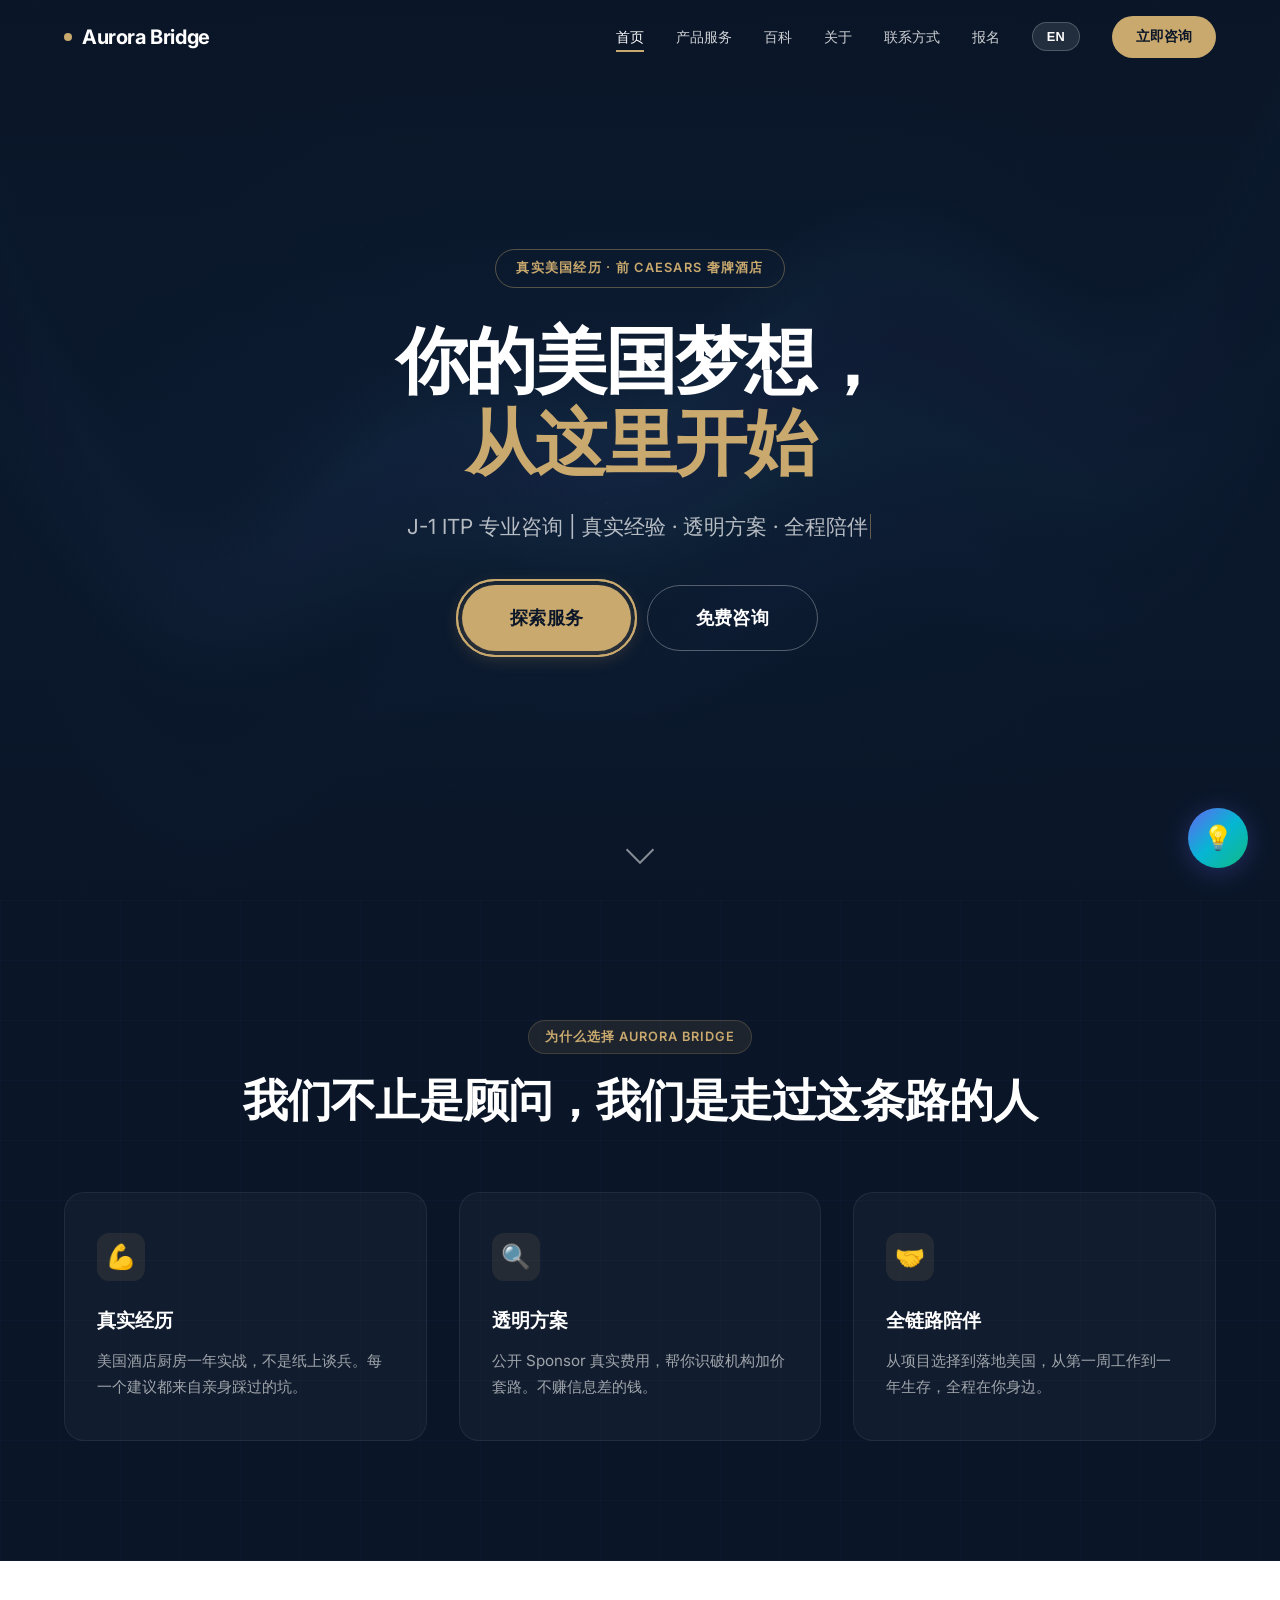
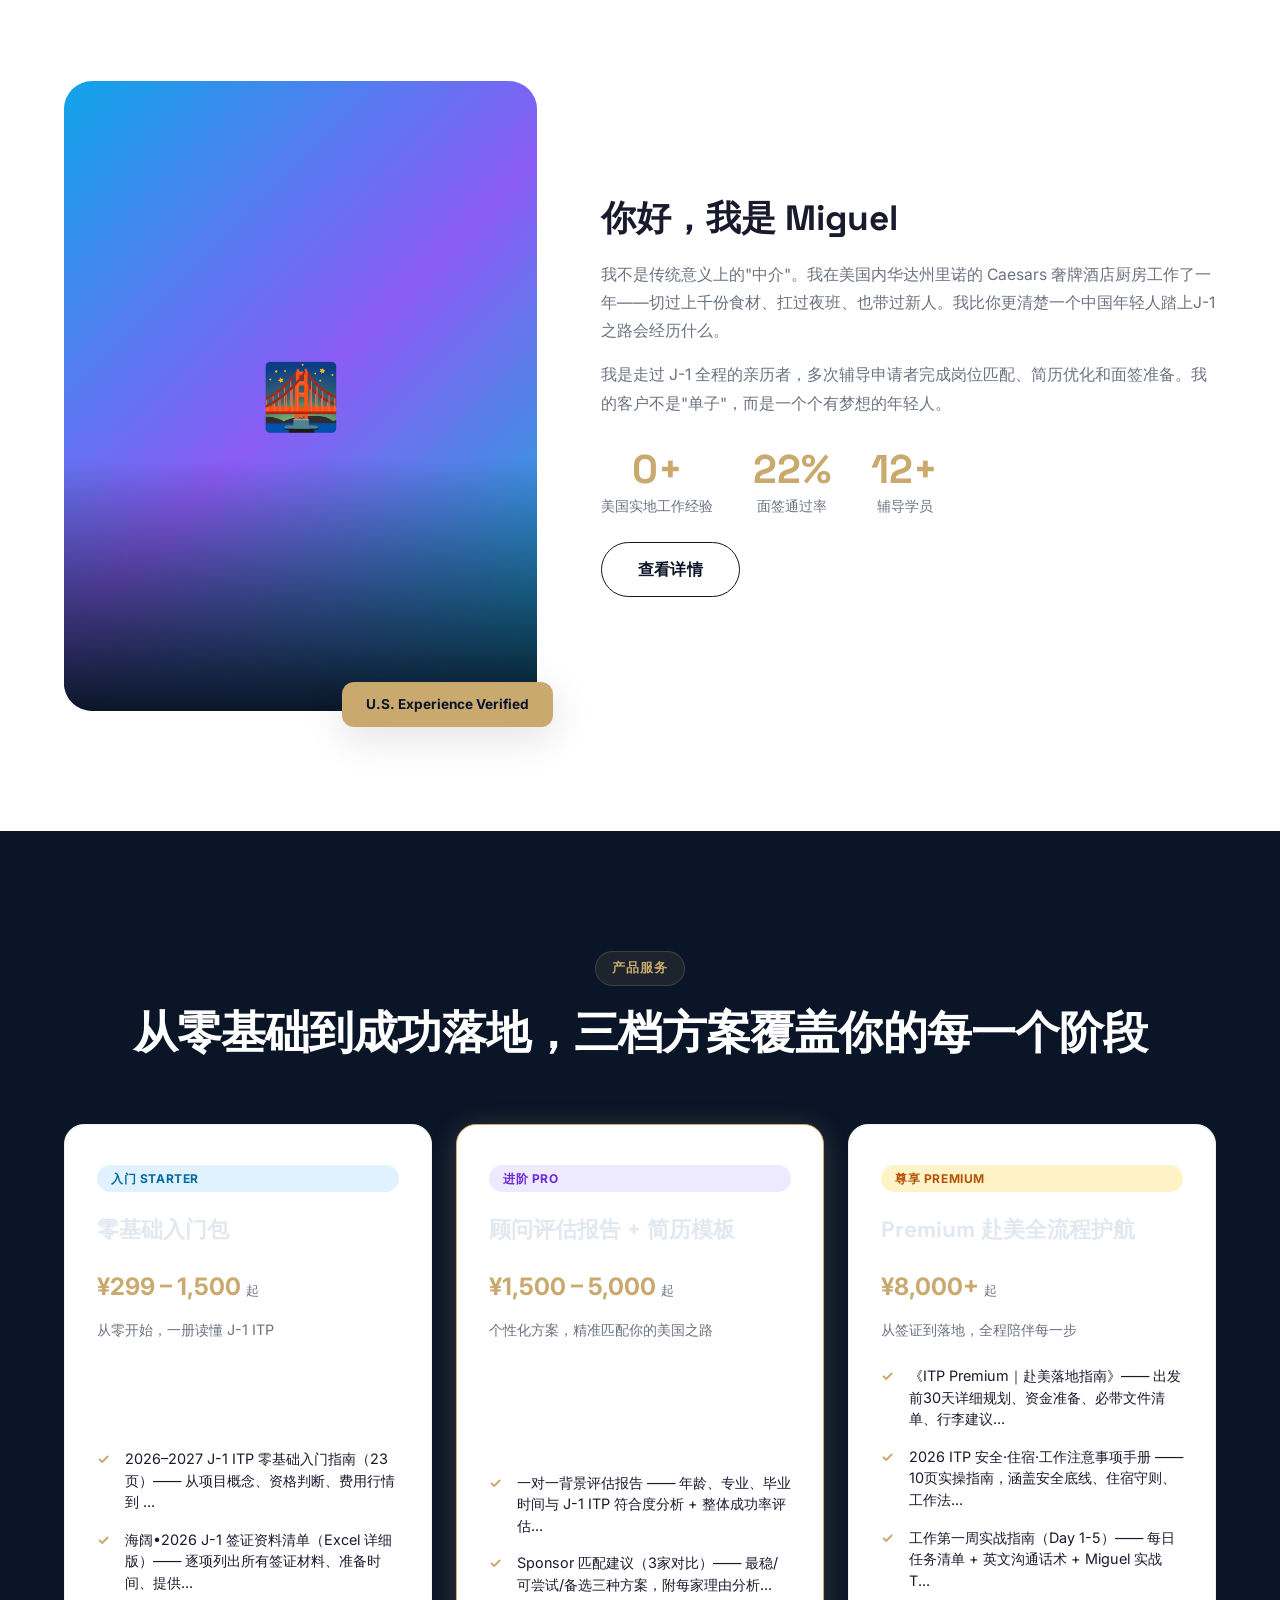
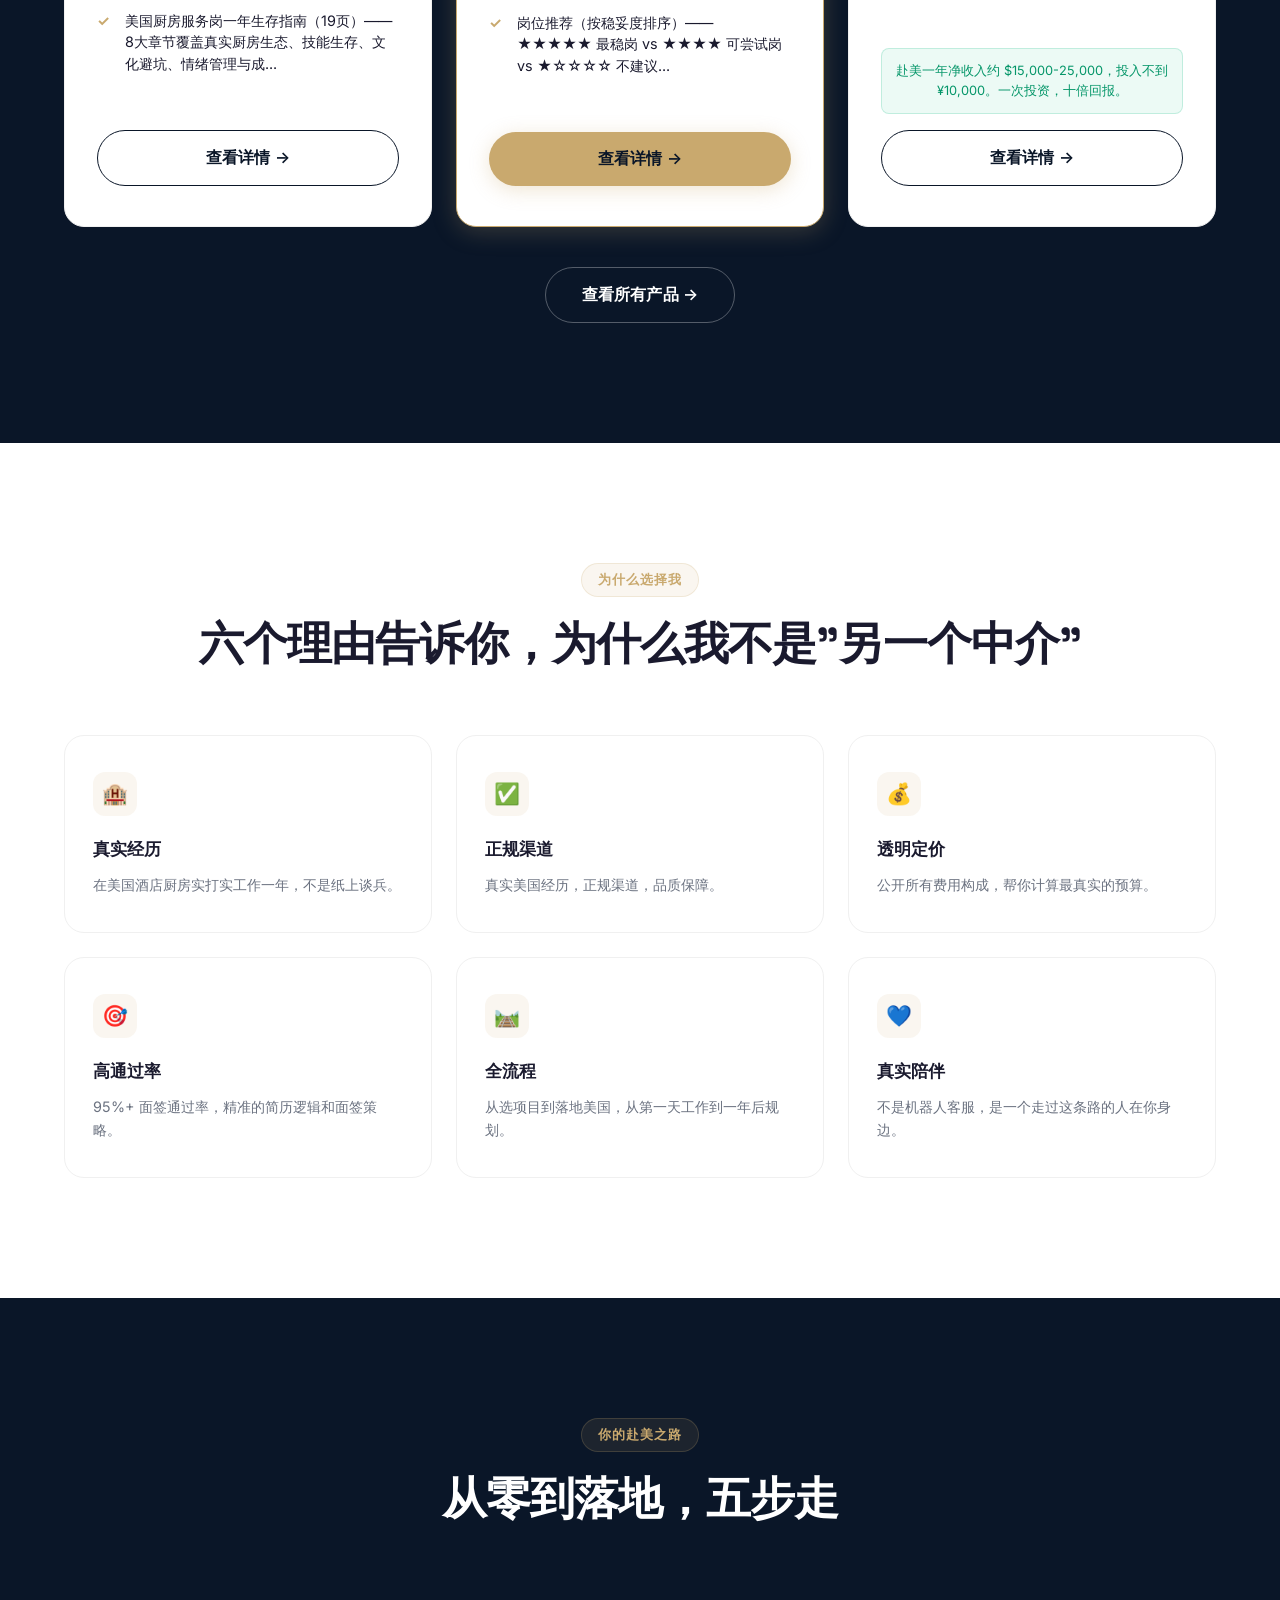
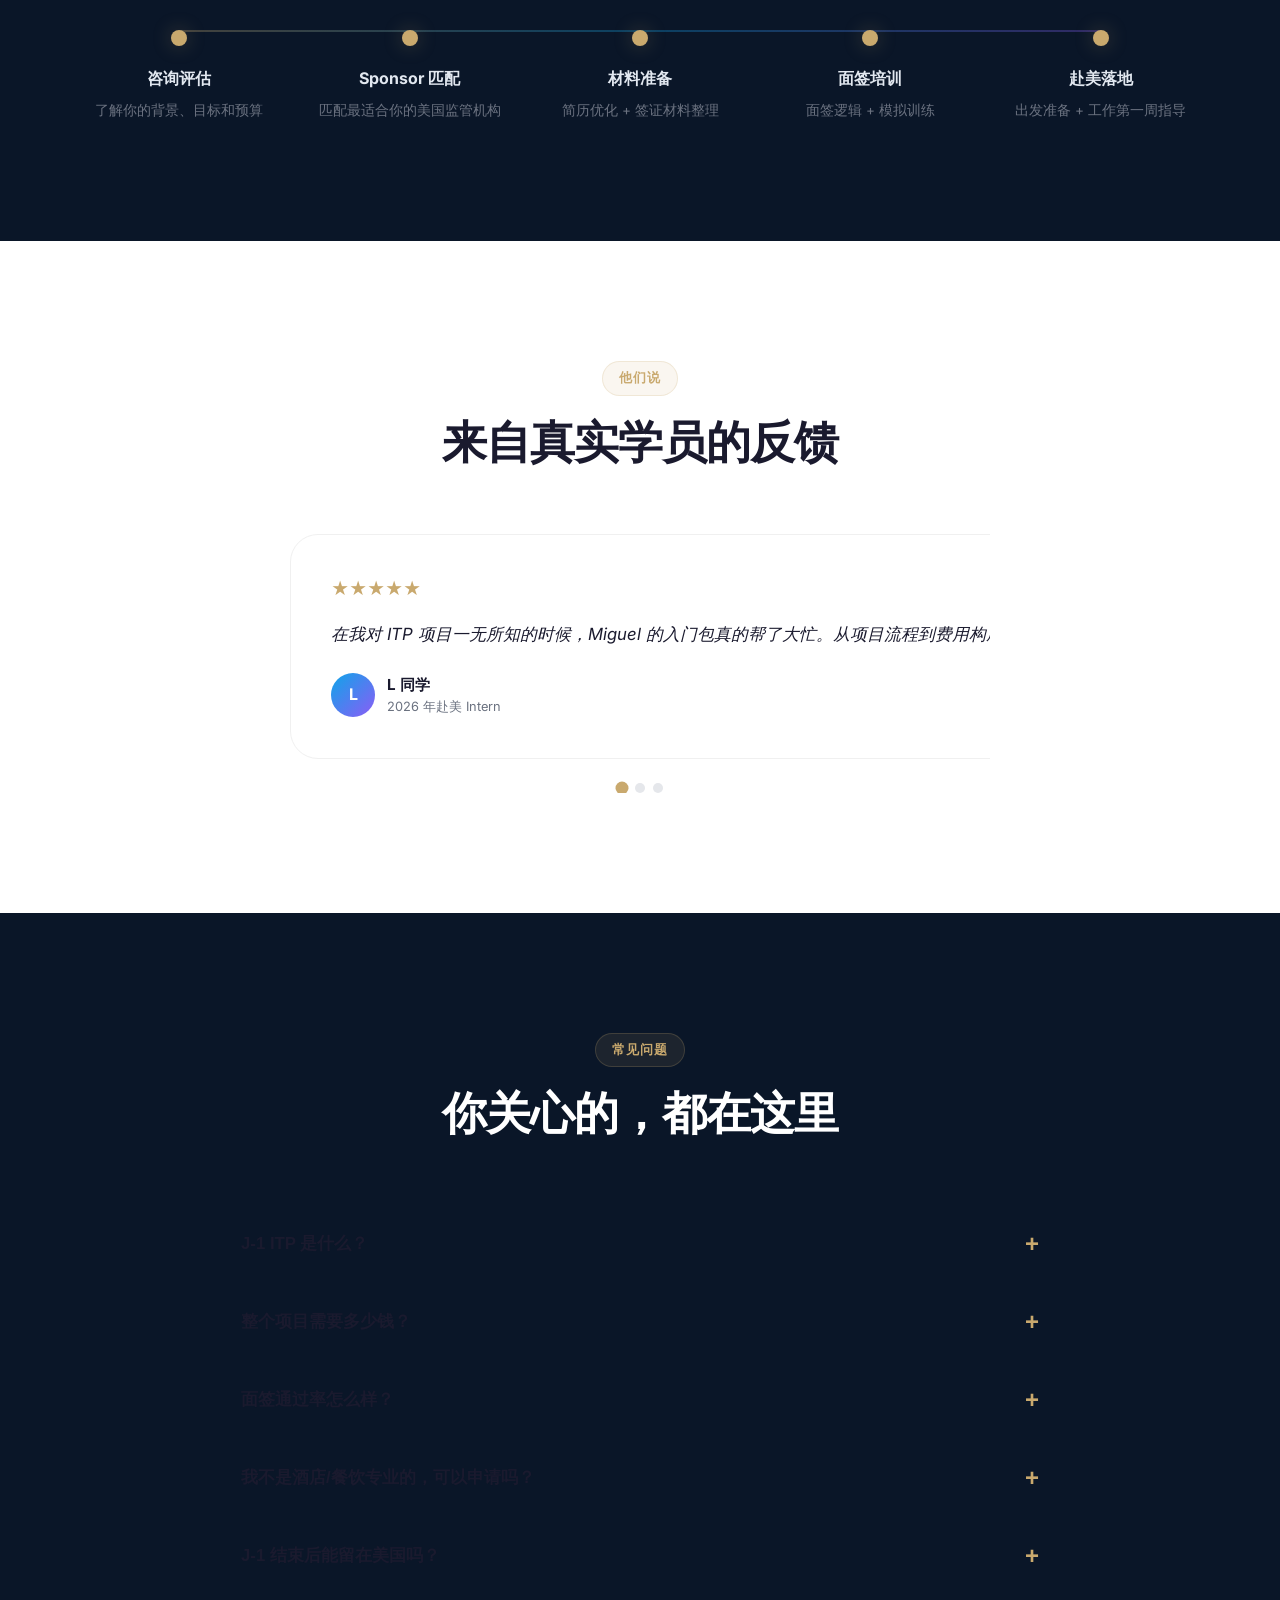
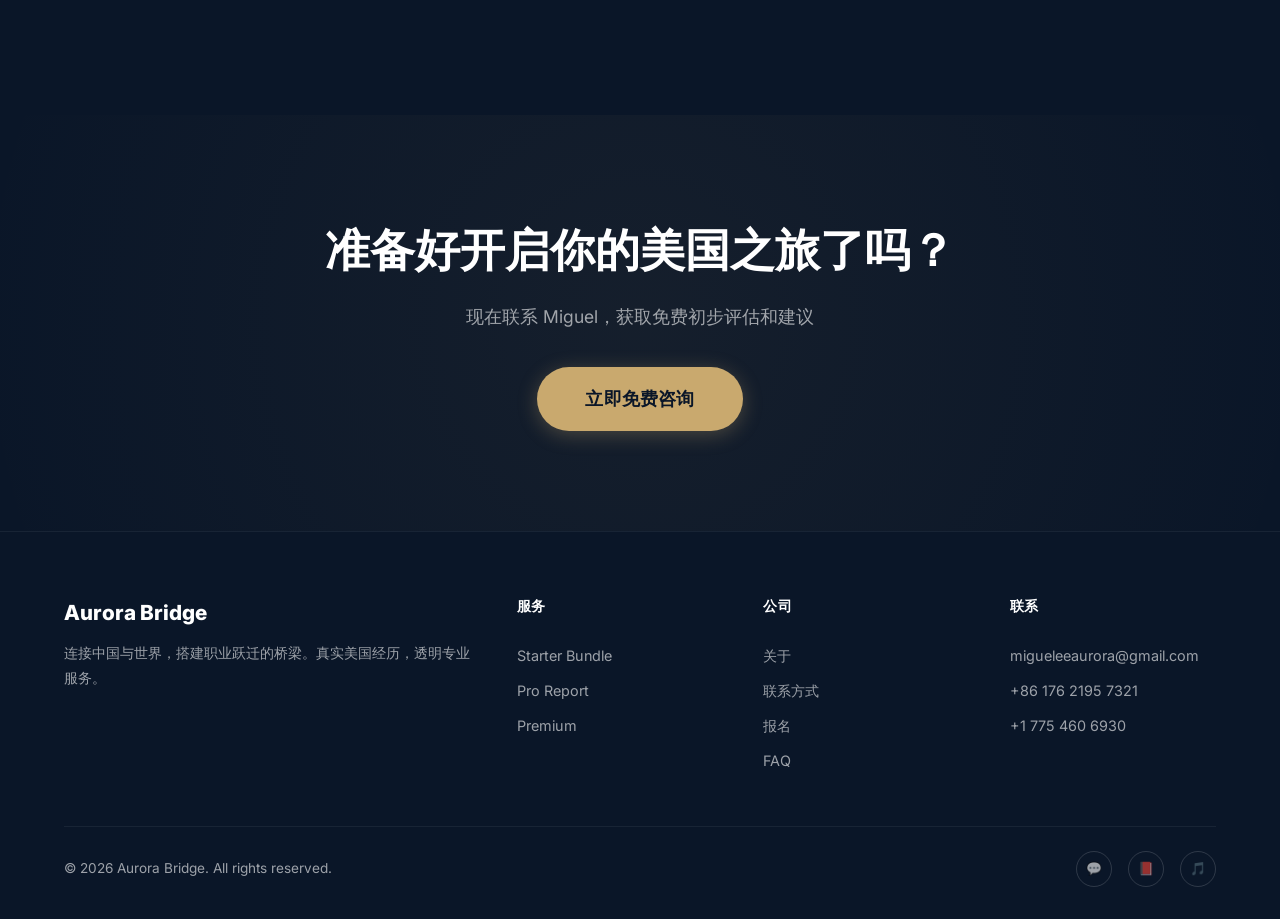
<file: index.html>
<!DOCTYPE html>
<html lang="zh">
<head>
  <meta charset="UTF-8">
  <meta name="viewport" content="width=device-width, initial-scale=1.0">
  <meta name="description" content="Aurora Bridge 极光桥国际 — J-1 ITP Professional Consulting. Real U.S. experience, transparent pricing, end-to-end support for your American journey.">
  <meta name="keywords" content="J-1 ITP, 赴美实习, 美国带薪实习, 国际咨询, Aurora Bridge, Miguel Zhao">
  <meta property="og:title" content="Aurora Bridge — Your American Dream Starts Here">
  <meta property="og:description" content="J-1 ITP Professional Consulting | Real Experience · Transparent Pricing · Full Support">
  <meta property="og:type" content="website">
  <title data-i18n="">Aurora Bridge — 极光桥国际 | J-1 ITP 专业咨询</title>
  <link rel="stylesheet" href="css/styles.css">
  <link rel="preconnect" href="https://fonts.googleapis.com">
  <link rel="preconnect" href="https://fonts.gstatic.com" crossorigin>
  <link rel="icon" href="data:image/svg+xml,<svg xmlns='http://www.w3.org/2000/svg' viewBox='0 0 100 100'><text y='.9em' font-size='90'>🌉</text></svg>">
  <script async src="https://www.googletagmanager.com/gtag/js?id=G-YEW8C3ERGN"></script>
  <script>
    window.dataLayer = window.dataLayer || [];
    function gtag(){dataLayer.push(arguments);}
    gtag('js', new Date());
    gtag('config', 'G-YEW8C3ERGN');
  </script>

</head>
<body>

  <!-- Reading Progress Bar -->
  <div class="reading-progress" id="reading-progress"></div>

  <!-- Navigation -->
  <nav class="nav">
    <div class="nav-inner">
      <a href="index.html" class="nav-logo">
        <span class="nav-logo-dot"></span>
        Aurora Bridge
      </a>
      <div class="nav-links">
        <a href="index.html" data-i18n="nav.home">首页</a>
        <a href="products.html">产品服务</a>
        <a href="guide.html">百科</a>
        <a href="about.html" data-i18n="nav.about">关于</a>
        <a href="contact.html" data-i18n="nav.contact">联系方式</a>
        <a href="register.html" data-i18n="nav.register">报名</a>
        <button id="nav-lang" class="nav-lang" onclick="toggleLang()">EN</button>
        <a href="consult.html" class="nav-cta" data-i18n="nav.consult">立即咨询</a>
      </div>
      <button class="nav-toggle" aria-label="Menu">
        <span></span><span></span><span></span>
      </button>
    </div>
  </nav>

  <!-- Hero Section -->
  <section class="hero" id="hero-section">
    <canvas id="aurora-canvas"></canvas>
    <div class="hero-overlay"></div>
    <div class="hero-content">
      <div class="hero-badge reveal-scale" data-i18n="hero.badge">真实美国经历 · 前 Caesars 奢牌酒店</div>
      <h1 class="hero-title reveal-up">
        <span data-i18n="hero.title.part1">你的美国梦想，</span><br>
        <span class="gold" data-i18n="hero.title.part2">从这里开始</span>
      </h1>
      <p class="hero-subtitle typing-cursor reveal-up stagger-1" data-i18n="hero.subtitle">J-1 ITP 专业咨询 | 真实经验 · 透明方案 · 全程陪伴</p>
      <div class="hero-actions reveal-up stagger-2">
        <a href="products.html" class="btn btn-primary btn-lg pulse-ring" data-i18n="hero.cta.products">探索服务</a>
        <a href="consult.html" class="btn btn-outline btn-lg btn-magnetic" data-i18n="hero.cta.consult">免费咨询</a>
      </div>
    </div>
    <div class="hero-scroll"><span></span></div>
  </section>

  <!-- Value Propositions -->
  <section class="section section-dark bg-grid">
    <div class="container">
      <div class="section-header reveal-up">
        <div class="section-label" data-i18n="value.title">为什么选择 Aurora Bridge</div>
        <h2 class="section-title" data-i18n="value.subtitle">我们不止是顾问，我们是走过这条路的人</h2>
      </div>
      <div class="value-grid">
        <div class="value-card glow-card reveal-up stagger-1">
          <div class="value-icon">💪</div>
          <h3 data-i18n="value1.title">真实经历</h3>
          <p data-i18n="value1.desc">美国酒店厨房一年实战，不是纸上谈兵。每一个建议都来自亲身踩过的坑。</p>
        </div>
        <div class="value-card glow-card reveal-up stagger-2">
          <div class="value-icon">🔍</div>
          <h3 data-i18n="value2.title">透明方案</h3>
          <p data-i18n="value2.desc">公开 Sponsor 真实费用��帮你识破机构加价套路。不赚信息差的钱。</p>
        </div>
        <div class="value-card glow-card reveal-up stagger-3">
          <div class="value-icon">🤝</div>
          <h3 data-i18n="value3.title">全链路陪伴</h3>
          <p data-i18n="value3.desc">从项目选择到落地美国，从第一周工作到一年生存，全程在你身边。</p>
        </div>
      </div>
    </div>
  </section>

  <!-- About Miguel -->
  <section class="section section-light" id="about">
    <div class="container">
      <div class="about-grid">
        <div class="about-visual animate-on-scroll">
          <div class="about-image-placeholder">🌉</div>
          <div class="about-badge">U.S. Experience Verified</div>
        </div>
        <div class="about-text animate-on-scroll delay-1">
          <h2 data-i18n="about.title">你好，我是 Miguel</h2>
          <p data-i18n="about.desc1">我不是传统意义上的"中介"。我在美国内华达州里诺的 Caesars 奢牌酒店厨房工作了一年——切过上千份食材、扛过夜班、也带过新人。我比你更清楚一个中国年轻人踏上 J-1 之路会经历什么。</p>
          <p data-i18n="about.desc2">我是 走过 J-1 全程的亲历者，多次辅导申请者完成岗位匹配、简历优化和面签准备。我的客户不是"单子"，而是一个个有梦想的年轻人。</p>
          <div class="about-stats">
            <div class="about-stat">
              <div class="about-stat-number">1+</div>
              <div class="about-stat-label" data-i18n="about.stat1label">美国实地工作经验</div>
            </div>
            <div class="about-stat">
              <div class="about-stat-number">95%</div>
              <div class="about-stat-label" data-i18n="about.stat2label">面签通过率</div>
            </div>
            <div class="about-stat">
              <div class="about-stat-number">50+</div>
              <div class="about-stat-label" data-i18n="about.stat3label">辅导学员</div>
            </div>
          </div>
          <div style="margin-top:24px">
            <a href="about.html" class="btn btn-outline" style="color:var(--color-deep);border-color:var(--color-deep);" data-i18n="product.viewdetail">了解更多 →</a>
          </div>
        </div>
      </div>
    </div>
  </section>

  <!-- Products Preview -->
  <section class="section section-dark" id="products">
    <div class="container">
      <div class="section-header animate-on-scroll">
        <div class="section-label" data-i18n="products.title">产品服务</div>
        <h2 class="section-title" data-i18n="products.subtitle">从零基础到成功落地，三档方案覆盖你的每一个阶段</h2>
      </div>
      <div class="product-tiers" id="home-product-tiers"></div>
      <div style="text-align:center;margin-top:40px" class="animate-on-scroll">
        <a href="products.html" class="btn btn-outline">查看所有产品 →</a>
      </div>
    </div>
  </section>

  <!-- Why Choose -->
  <section class="section section-light">
    <div class="container">
      <div class="section-header animate-on-scroll">
        <div class="section-label" data-i18n="why.title">为什么选择我</div>
        <h2 class="section-title" data-i18n="why.subtitle">六个理由告诉你，为什么我不是"另一个中介"</h2>
      </div>
      <div class="why-grid">
        <div class="why-card animate-on-scroll delay-1">
          <div class="why-icon">🏨</div>
          <h3 data-i18n="why1.title">真实经历</h3>
          <p data-i18n="why1.desc">在美国酒店厨房实打实工作一年，不是纸上谈兵。</p>
        </div>
        <div class="why-card animate-on-scroll delay-2">
          <div class="why-icon">✅</div>
          <h3 data-i18n="why2.title">官方授权</h3>
          <p data-i18n="why2.desc">真实美国经历，正规渠道，品质保障。</p>
        </div>
        <div class="why-card animate-on-scroll delay-3">
          <div class="why-icon">💰</div>
          <h3 data-i18n="why3.title">透明定价</h3>
          <p data-i18n="why3.desc">公开所有费用构成，帮你计算最真实的预算。</p>
        </div>
        <div class="why-card animate-on-scroll delay-1">
          <div class="why-icon">🎯</div>
          <h3 data-i18n="why4.title">高通过率</h3>
          <p data-i18n="why4.desc">95%+ 面签通过率，精准的简历逻辑和面签策略。</p>
        </div>
        <div class="why-card animate-on-scroll delay-2">
          <div class="why-icon">🛤️</div>
          <h3 data-i18n="why5.title">全流程</h3>
          <p data-i18n="why5.desc">从选项目到落地美国，从第一天工作到一年后规划。</p>
        </div>
        <div class="why-card animate-on-scroll delay-3">
          <div class="why-icon">💙</div>
          <h3 data-i18n="why6.title">真实陪伴</h3>
          <p data-i18n="why6.desc">不是机器人客服，是一个走过这条路的人在你身边。</p>
        </div>
      </div>
    </div>
  </section>

  <!-- Process -->
  <section class="section section-dark">
    <div class="container">
      <div class="section-header animate-on-scroll">
        <div class="section-label" data-i18n="process.title">你的赴美之路</div>
        <h2 class="section-title" data-i18n="process.subtitle">从零到落地，五步走</h2>
      </div>
      <div class="process-timeline">
        <div class="process-step animate-on-scroll delay-1">
          <div class="process-dot"></div>
          <h4 data-i18n="step1.title">咨询评估</h4>
          <p data-i18n="step1.desc">了解你的背景、目标和预算</p>
        </div>
        <div class="process-step animate-on-scroll delay-2">
          <div class="process-dot"></div>
          <h4 data-i18n="step2.title">Sponsor 匹配</h4>
          <p data-i18n="step2.desc">匹配最适合你的美国监管机构</p>
        </div>
        <div class="process-step animate-on-scroll delay-3">
          <div class="process-dot"></div>
          <h4 data-i18n="step3.title">材料准备</h4>
          <p data-i18n="step3.desc">简历优化 + 签证材料整理</p>
        </div>
        <div class="process-step animate-on-scroll delay-4">
          <div class="process-dot"></div>
          <h4 data-i18n="step4.title">面签培训</h4>
          <p data-i18n="step4.desc">面签逻辑 + 模拟训练</p>
        </div>
        <div class="process-step animate-on-scroll delay-4">
          <div class="process-dot"></div>
          <h4 data-i18n="step5.title">赴美落地</h4>
          <p data-i18n="step5.desc">出发准备 + 工作第一周指导</p>
        </div>
      </div>
    </div>
  </section>

  <!-- Testimonials -->
  <section class="section section-light">
    <div class="container">
      <div class="section-header animate-on-scroll">
        <div class="section-label" data-i18n="testimonial.title">他们说</div>
        <h2 class="section-title" data-i18n="testimonial.subtitle">来自真实学员的反馈</h2>
      </div>
      <div style="max-width:700px;margin:0 auto;overflow:hidden">
        <div class="testimonial-track">
          <div class="testimonial-card">
            <div class="testimonial-stars">★★★★★</div>
            <p class="testimonial-text" data-i18n="testimonial1.text">在我对 ITP 项目一无所知的时候，Miguel 的入门包真的帮了大忙。从项目流程到费用构成，讲得清清楚楚，省了我至少两周的信息搜集时间。</p>
            <div class="testimonial-author">
              <div class="testimonial-avatar">L</div>
              <div>
                <div class="testimonial-name" data-i18n="testimonial1.name">L 同学</div>
                <div class="testimonial-role" data-i18n="testimonial1.role">2026 年赴美 Intern</div>
              </div>
            </div>
          </div>
          <div class="testimonial-card">
            <div class="testimonial-stars">★★★★★</div>
            <p class="testimonial-text" data-i18n="testimonial2.text">面签前紧张得不行，但 Miguel 带着我把可能被问到的问题全部过了一遍。实际面签的时候签证官问的问题，90% 我们之前都练过。顺利通过！</p>
            <div class="testimonial-author">
              <div class="testimonial-avatar">W</div>
              <div>
                <div class="testimonial-name" data-i18n="testimonial2.name">W 同学</div>
                <div class="testimonial-role" data-i18n="testimonial2.role">2025 年酒店管理 Intern</div>
              </div>
            </div>
          </div>
          <div class="testimonial-card">
            <div class="testimonial-stars">★★★★★</div>
            <p class="testimonial-text" data-i18n="testimonial3.text">最让我感动的是，落地美国第一周，Miguel 还在帮我。那些住宿的坑、工作的暗规则、怎么和主管沟通——如果不是过来人，根本讲不出来。</p>
            <div class="testimonial-author">
              <div class="testimonial-avatar">Z</div>
              <div>
                <div class="testimonial-name" data-i18n="testimonial3.name">Z 同学</div>
                <div class="testimonial-role" data-i18n="testimonial3.role">2025 年厨房轮岗 Trainee</div>
              </div>
            </div>
          </div>
        </div>
        <div class="testimonial-dots">
          <span class="testimonial-dot active"></span>
          <span class="testimonial-dot"></span>
          <span class="testimonial-dot"></span>
        </div>
      </div>
    </div>
  </section>

  <!-- FAQ -->
  <section class="section section-dark" id="faq">
    <div class="container">
      <div class="section-header animate-on-scroll">
        <div class="section-label" data-i18n="faq.title">常见问题</div>
        <h2 class="section-title" data-i18n="faq.subtitle">你关心的，都在这里</h2>
      </div>
      <div class="faq-list">
        <div class="faq-item">
          <button class="faq-question"><span data-i18n="faq1.q">J-1 ITP 是什么？</span><span class="faq-icon">+</span></button>
          <div class="faq-answer"><p data-i18n="faq1.a">J-1 ITP（Intern/Trainee Program）是美国文化交流类签证下的赴美专业实习项目。它不是工作签证，而是以"文化交流 + 培训"为核心的实习项目。中国学生大多走 Intern 类别，最长可在美国合法工作 12 个月。</p></div>
        </div>
        <div class="faq-item">
          <button class="faq-question"><span data-i18n="faq2.q">整个项目需要多少钱？</span><span class="faq-icon">+</span></button>
          <div class="faq-answer"><p data-i18n="faq2.a">Sponsor（监管机构）费用约 $2,800-6,350（不同机构差异大），加上签证费、机票、住宿等，总体预算约 3-8 万人民币。我们会在入门包中详细列出每一项费用。</p></div>
        </div>
        <div class="faq-item">
          <button class="faq-question"><span data-i18n="faq3.q">面签通过率怎么样？</span><span class="faq-icon">+</span></button>
          <div class="faq-answer"><p data-i18n="faq3.a">Miguel 辅导的学员面签通过率在 95% 以上。关键是简历逻辑要自洽、面签说辞要简洁有力。大部分被拒的原因是"逻辑不通"而非"条件不够"。</p></div>
        </div>
        <div class="faq-item">
          <button class="faq-question"><span data-i18n="faq4.q">我不是酒店/餐饮专业的，可以申请吗？</span><span class="faq-icon">+</span></button>
          <div class="faq-answer"><p data-i18n="faq4.a">可以。J-1 ITP 支持跨专业申请，关键是简历包装和岗位匹配逻辑。我们有丰富的跨专业申请经验，会帮你找到合理的申请路径。</p></div>
        </div>
        <div class="faq-item">
          <button class="faq-question"><span data-i18n="faq5.q">J-1 结束后能留在美国吗？</span><span class="faq-icon">+</span></button>
          <div class="faq-answer"><p data-i18n="faq5.a">J-1 项目结束后需要回国。虽然部分岗位已经取消了 212(e) 两年回国条款，但 J-1 的初衷是文化交流，不是移民路径。这一年积累的国际经验会是你回国后的核心竞争力。</p></div>
        </div>
      </div>
    </div>
  </section>

  <!-- CTA -->
  <section class="cta-section">
    <div class="container">
      <div class="cta-content animate-on-scroll">
        <h2 data-i18n="cta.title">准备好开启你的美国之旅了吗？</h2>
        <p data-i18n="cta.subtitle">现在联系 Miguel，获取免费初步评估和建议</p>
        <a href="consult.html" class="btn btn-primary btn-lg" data-i18n="cta.button">立即免费咨询</a>
      </div>
    </div>
  </section>

  <!-- Footer -->
  <footer class="footer">
    <div class="container">
      <div class="footer-grid">
        <div class="footer-brand">
          <h3>Aurora Bridge</h3>
          <p data-i18n="footer.brand.desc">连接中国与世界，搭建职业跃迁的桥梁。真实美国经历，透明专业服务。</p>
        </div>
        <div class="footer-col">
          <h4 data-i18n="footer.services">服务</h4>
          <a href="products.html?id=starter-bundle">Starter Bundle</a>
          <a href="products.html?id=pro-report">Pro Report</a>
          <a href="products.html?id=premium-landing">Premium</a>
        </div>
        <div class="footer-col">
          <h4 data-i18n="footer.company">公司</h4>
          <a href="about.html" data-i18n="nav.about">关于</a>
          <a href="contact.html" data-i18n="nav.contact">联系方式</a>
        <a href="register.html" data-i18n="nav.register">报名</a>
          <a href="faq.html">FAQ</a>
        </div>
        <div class="footer-col">
          <h4 data-i18n="footer.contact">联系</h4>
          <a href="mailto:migueleeaurora@gmail.com">migueleeaurora@gmail.com</a>
          <a href="tel:+8617621957321">+86 176 2195 7321</a>
          <a href="tel:+17754606930">+1 775 460 6930</a>
        </div>
      </div>
      <div class="footer-bottom">
        <span data-i18n="footer.copyright">© 2026 Aurora Bridge. All rights reserved.</span>
        <div class="footer-social">
          <a href="#" title="WeChat">💬</a>
          <a href="#" title="小红书">📕</a>
          <a href="#" title="TikTok">🎵</a>
        </div>
      </div>
    </div>
  </footer>

  <!-- Back to Top -->
  <button class="back-to-top" onclick="window.scrollTo({top:0,behavior:'smooth'})">↑</button>

  <script src="js/i18n.js"></script>
  <script src="js/products.js"></script>
  <script src="js/knowledge-base.js"></script>
  <script src="js/ai-assistant.js"></script>
  <script src="js/app.js"></script>
  <script>
    // Render product tiers on home page
    document.addEventListener('DOMContentLoaded', () => {
      const container = document.getElementById('home-product-tiers');
      if (container) {
        const allProducts = products;
        container.innerHTML = allProducts.map((p, i) => `
          <div class="tier-card glow-card ${p.featured ? 'featured' : ''} reveal-up stagger-${i + 1}">
            <span class="tier-badge ${p.tier}">${p.tier === 'starter' ? '入门 Starter' : p.tier === 'pro' ? '进阶 Pro' : '尊享 Premium'}</span>
            <h3 class="tier-name">${p.name.zh}</h3>
            <div class="tier-price" style="font-size:1.5rem;font-weight:700;margin:12px 0;color:var(--color-gold)">${p.price.zh} <span style="font-size:0.8rem;font-weight:400">起</span></div>
            <div class="tier-desc" style="margin-bottom:16px">${p.tagline.zh}</div>
            <ul class="tier-list">
              ${p.includes.slice(0, 3).map(i => `<li>${i.zh.substring(0, 50)}...</li>`).join('')}
            </ul>
            ${p.valueAnchor ? `
              <div style="margin-top:16px;padding:12px;background:rgba(16,185,129,0.08);border:1px solid rgba(16,185,129,0.2);border-radius:8px;font-size:0.8rem;color:#059669;text-align:center">
                ${p.valueAnchor.roi.zh}
              </div>
            ` : ''}
            <a href="product-detail.html?id=${p.id}" class="btn ${p.featured ? 'btn-primary' : 'btn-outline'}" style="margin-top:16px;${!p.featured ? 'color:var(--color-deep);border-color:var(--color-deep);' : ''}">查看详情 →</a>
          </div>
        `).join('');
      }
    });
  </script>
</body>
</html>
</file>
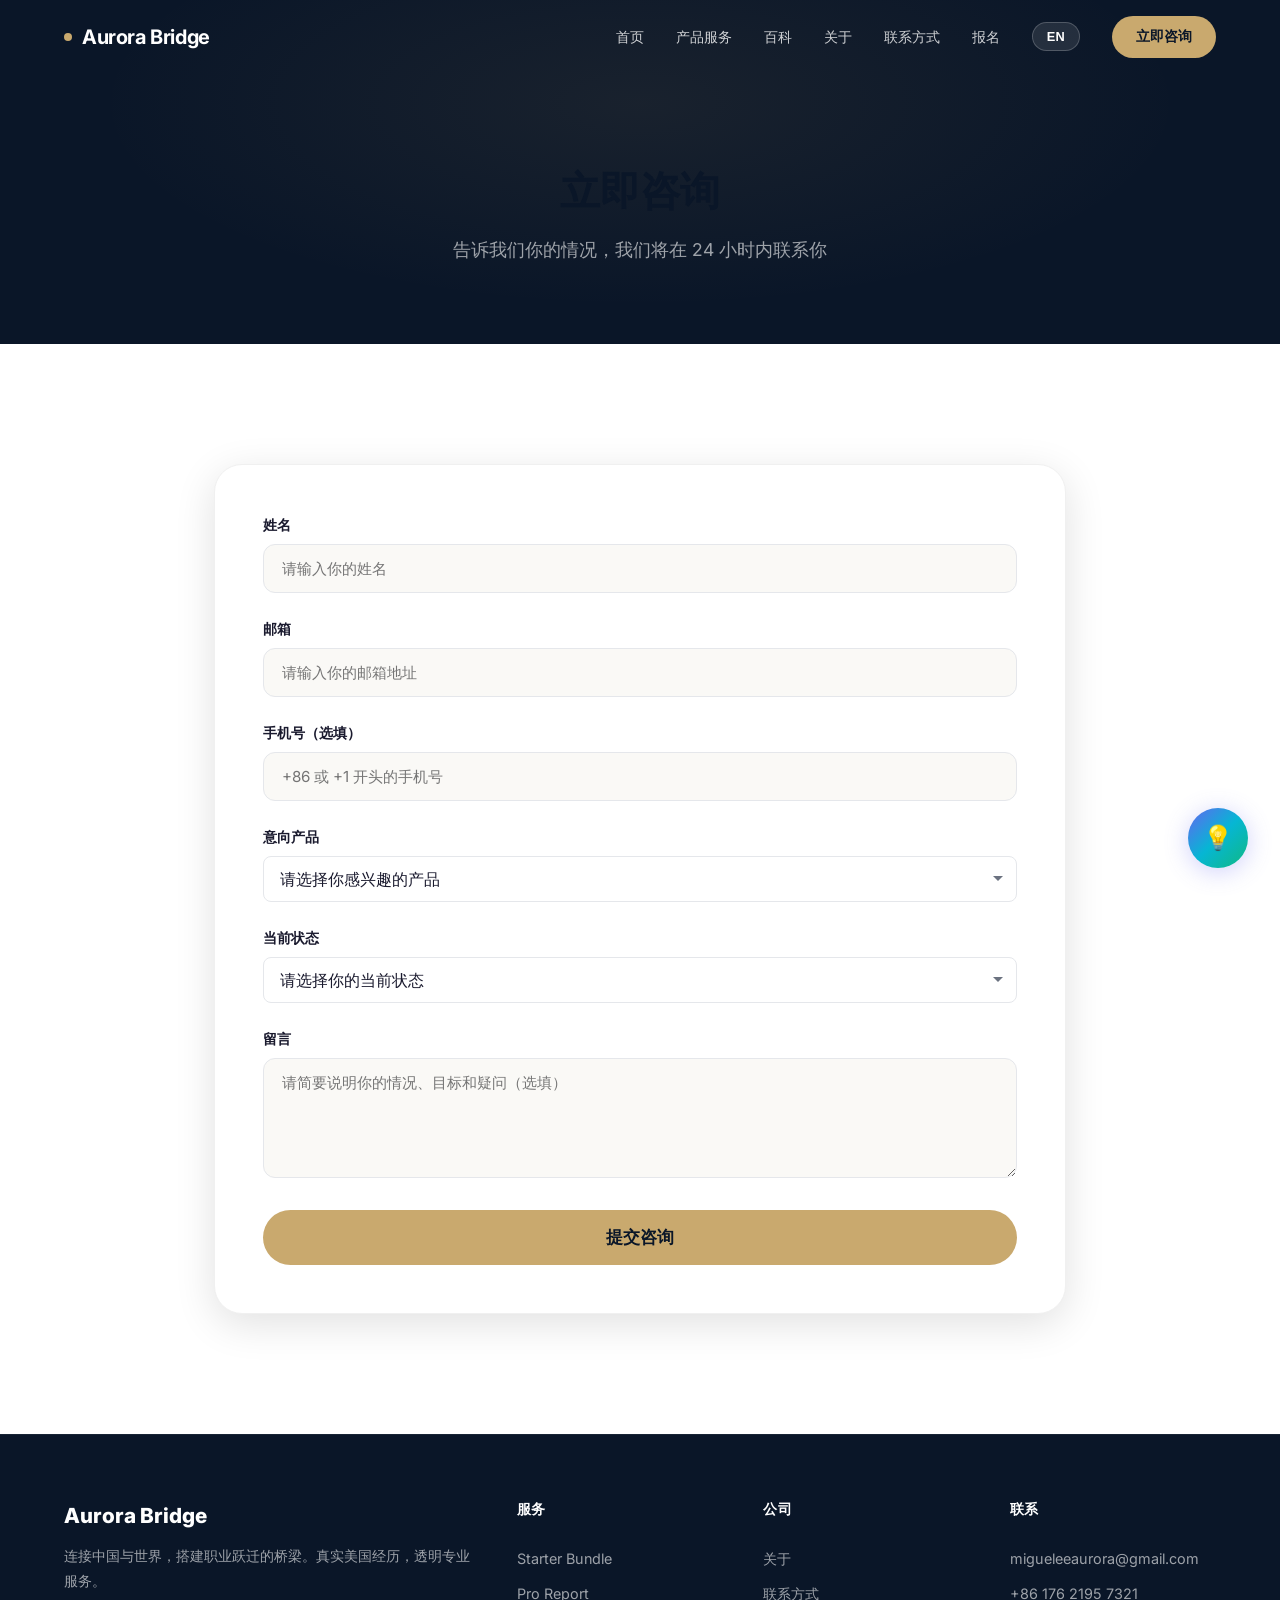
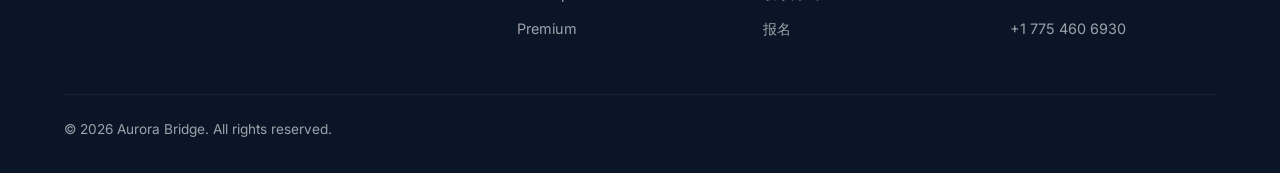
<file: consult.html>
<!DOCTYPE html>
<html lang="zh">
<head>
  <meta charset="UTF-8">
  <meta name="viewport" content="width=device-width, initial-scale=1.0">
  <meta name="description" content="Get started with Aurora Bridge — Free J-1 ITP consultation. Tell us about yourself and we'll get back within 24 hours.">
  <title>Consultation — Aurora Bridge</title>
  <link rel="stylesheet" href="css/styles.css">
  <link rel="icon" href="data:image/svg+xml,<svg xmlns='http://www.w3.org/2000/svg' viewBox='0 0 100 100'><text y='.9em' font-size='90'>🌉</text></svg>">
  <script async src="https://www.googletagmanager.com/gtag/js?id=G-YEW8C3ERGN"></script>
  <script>
    window.dataLayer = window.dataLayer || [];
    function gtag(){dataLayer.push(arguments);}
    gtag('js', new Date());
    gtag('config', 'G-YEW8C3ERGN');
  </script>

</head>
<body>

  <nav class="nav scrolled">
    <div class="nav-inner">
      <a href="index.html" class="nav-logo">
        <span class="nav-logo-dot"></span>
        Aurora Bridge
      </a>
      <div class="nav-links">
        <a href="index.html" data-i18n="nav.home">首页</a>
        <a href="products.html">产品服务</a>
        <a href="guide.html">百科</a>
        <a href="about.html" data-i18n="nav.about">关于</a>
        <a href="contact.html" data-i18n="nav.contact">联系方式</a>
        <a href="register.html" data-i18n="nav.register">报名</a>
        <button id="nav-lang" class="nav-lang" onclick="toggleLang()">EN</button>
        <a href="consult.html" class="nav-cta active" data-i18n="nav.consult">立即咨询</a>
      </div>
      <button class="nav-toggle" aria-label="Menu">
        <span></span><span></span><span></span>
      </button>
    </div>
  </nav>

  <section class="page-hero">
    <div class="container">
      <h1 class="page-hero-title" data-i18n="consult.page.title">立即咨询</h1>
      <p class="page-hero-desc" data-i18n="consult.page.subtitle">告诉我们你的情况，我们将在 24 小时内联系你</p>
    </div>
  </section>

  <section class="section section-light">
    <div class="container-narrow">
      <div class="consult-form-card animate-on-scroll">
        <!-- Form -->
        <form id="consult-form">
          <div class="form-group">
            <label data-i18n="form.name">姓名 <span>*</span></label>
            <input type="text" id="form-name" name="name" class="form-input" data-i18n-placeholder="form.name.placeholder" placeholder="请输入你的姓名" required>
          </div>

          <div class="form-group">
            <label data-i18n="form.email">邮箱 <span>*</span></label>
            <input type="email" id="form-email" name="email" class="form-input" data-i18n-placeholder="form.email.placeholder" placeholder="请输入你的邮箱地址" required>
          </div>

          <div class="form-group">
            <label data-i18n="form.phone">手机号（选填）</label>
            <input type="tel" id="form-phone" name="phone" class="form-input" data-i18n-placeholder="form.phone.placeholder" placeholder="+86 或 +1 开头的手机号">
          </div>

          <div class="form-group">
            <label data-i18n="form.product">意向产品 <span>*</span></label>
            <select id="form-product" name="product" class="form-select" required>
              <option value="" data-i18n="form.product.placeholder">请选择你感兴趣的产品</option>
              <option value="starter-bundle" data-i18n="form.product.starter">零基础入门包（Starter）</option>
              <option value="pro-report" data-i18n="form.product.pro">顾问评估报告 + 简历模板（Pro）</option>
              <option value="premium-landing" data-i18n="form.product.premium">Premium 赴美全流程（Premium）</option>
            </select>
          </div>

          <div class="form-group">
            <label data-i18n="form.status">当前状态 <span>*</span></label>
            <select id="form-status" name="status" class="form-select" data-i18n-placeholder="form.status.placeholder" required>
              <option value="" data-i18n="form.status.placeholder">请选择你的当前状态</option>
              <option value="student" data-i18n="form.status.student">在校学生</option>
              <option value="graduate" data-i18n="form.status.graduate">已毕业（1年内）</option>
              <option value="working" data-i18n="form.status.working">正在工作</option>
              <option value="other" data-i18n="form.status.other">其他</option>
            </select>
          </div>

          <div class="form-group">
            <label data-i18n="form.message">留言</label>
            <textarea id="form-message" name="message" class="form-textarea" data-i18n-placeholder="form.message.placeholder" placeholder="请简要说明你的情况、目标和疑问（选填）"></textarea>
          </div>

          <button type="submit" class="form-submit" data-i18n="form.submit">提交咨询</button>
        </form>

        <!-- Success State -->
        <div class="form-success" id="form-success">
          <div class="form-success-icon">✅</div>
          <h3 data-i18n="form.success.title">咨询已提交！</h3>
          <p data-i18n="form.success.desc">我们将在 24 小时内通过邮箱或微信联系你。你也可以先扫码添加 Miguel 微信，更快获得回复。</p>
          <div style="display:flex;justify-content:center;margin-top:16px">
            <div class="qr-card">
              <img src="assets/images/wechat-qr.jpg" alt="WeChat QR" style="width:120px;height:120px;object-fit:cover;border-radius:8px;margin:0 auto 8px">
              <div class="qr-label" style="font-size:0.85rem">海乐 Miguel</div>
            </div>
          </div>
          <div style="text-align:center;margin-top:24px">
            <p style="color:var(--color-text-light);font-size:0.9rem;margin-bottom:12px">或者立即填写完整报名表，加快审核流程</p>
            <a href="register.html" class="btn btn-primary" data-i18n="register.btn.gotoRegister">填写完整报名表 →</a>
          </div>
        </div>
      </div>
    </div>
  </section>

  <footer class="footer">
    <div class="container">
      <div class="footer-grid">
        <div class="footer-brand">
          <h3>Aurora Bridge</h3>
          <p data-i18n="footer.brand.desc">连接中国与世界，搭建职业跃迁的桥梁。真实美国经历，透明专业服务。</p>
        </div>
        <div class="footer-col">
          <h4 data-i18n="footer.services">服务</h4>
          <a href="product-detail.html?id=starter-bundle">Starter Bundle</a>
          <a href="product-detail.html?id=pro-report">Pro Report</a>
          <a href="product-detail.html?id=premium-landing">Premium</a>
        </div>
        <div class="footer-col">
          <h4 data-i18n="footer.company">公司</h4>
          <a href="about.html" data-i18n="nav.about">关于</a>
          <a href="contact.html" data-i18n="nav.contact">联系方式</a>
        <a href="register.html" data-i18n="nav.register">报名</a>
        </div>
        <div class="footer-col">
          <h4 data-i18n="footer.contact">联系</h4>
          <a href="mailto:migueleeaurora@gmail.com">migueleeaurora@gmail.com</a>
          <a href="tel:+8617621957321">+86 176 2195 7321</a>
          <a href="tel:+17754606930">+1 775 460 6930</a>
        </div>
      </div>
      <div class="footer-bottom">
        <span data-i18n="footer.copyright">© 2026 Aurora Bridge. All rights reserved.</span>
      </div>
    </div>
  </footer>

  <button class="back-to-top" onclick="window.scrollTo({top:0,behavior:'smooth'})">↑</button>

  <script src="js/i18n.js"></script>
  <script src="js/products.js"></script>
  <script src="js/knowledge-base.js"></script>
  <script src="js/ai-assistant.js"></script>
  <script src="js/app.js"></script>
</body>
</html>
</file>
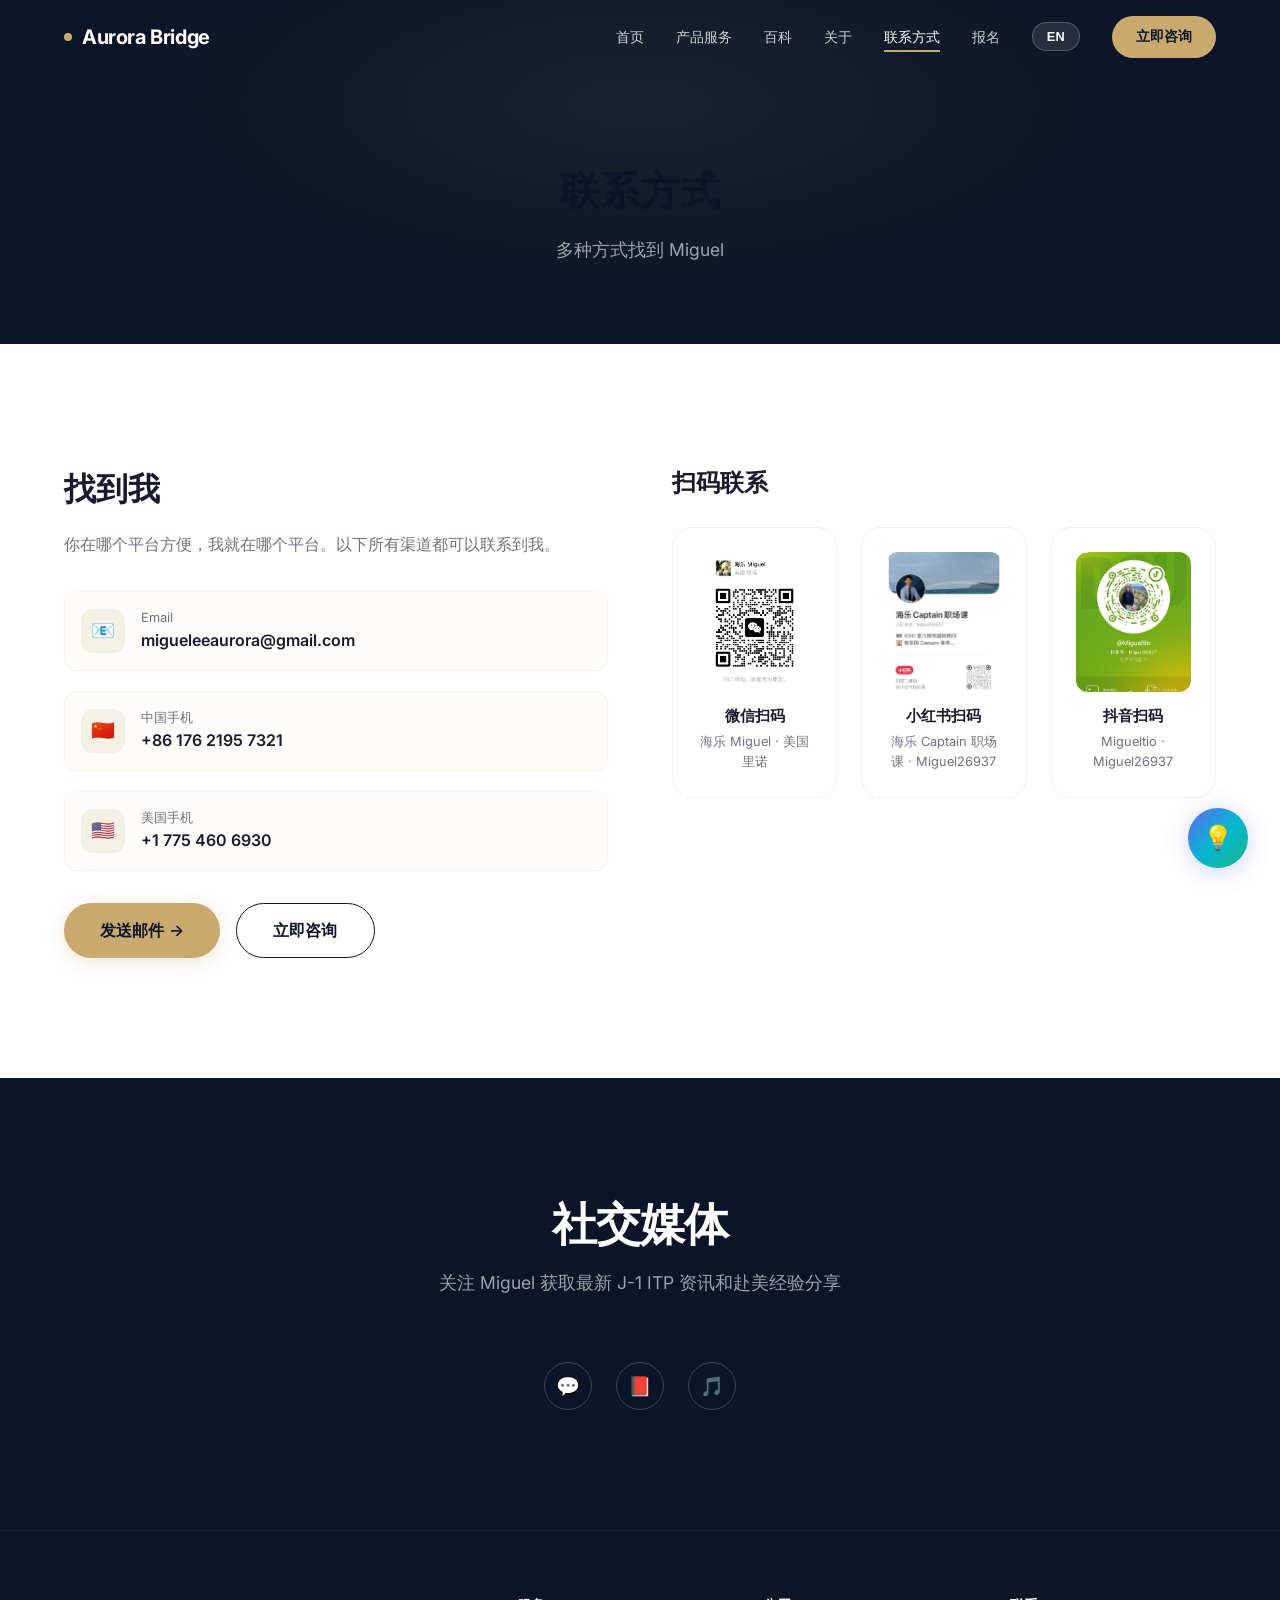
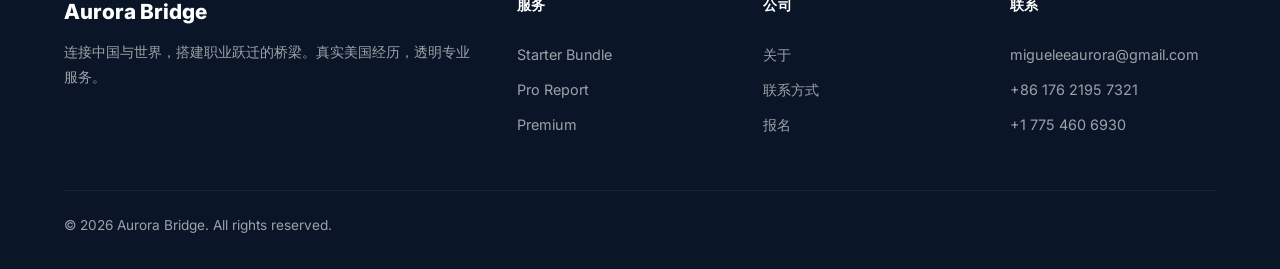
<file: contact.html>
<!DOCTYPE html>
<html lang="zh">
<head>
  <meta charset="UTF-8">
  <meta name="viewport" content="width=device-width, initial-scale=1.0">
  <meta name="description" content="Contact Aurora Bridge — Email, phone, WeChat, RED, TikTok. Reach Miguel through multiple channels.">
  <title>Contact — Aurora Bridge</title>
  <link rel="stylesheet" href="css/styles.css">
  <link rel="icon" href="data:image/svg+xml,<svg xmlns='http://www.w3.org/2000/svg' viewBox='0 0 100 100'><text y='.9em' font-size='90'>🌉</text></svg>">
  <script async src="https://www.googletagmanager.com/gtag/js?id=G-YEW8C3ERGN"></script>
  <script>
    window.dataLayer = window.dataLayer || [];
    function gtag(){dataLayer.push(arguments);}
    gtag('js', new Date());
    gtag('config', 'G-YEW8C3ERGN');
  </script>

</head>
<body>

  <nav class="nav scrolled">
    <div class="nav-inner">
      <a href="index.html" class="nav-logo">
        <span class="nav-logo-dot"></span>
        Aurora Bridge
      </a>
      <div class="nav-links">
        <a href="index.html" data-i18n="nav.home">首页</a>
        <a href="products.html">产品服务</a>
        <a href="guide.html">百科</a>
        <a href="about.html" data-i18n="nav.about">关于</a>
        <a href="contact.html" class="active" data-i18n="nav.contact">联系方式</a>
        <a href="register.html" data-i18n="nav.register">报名</a>
        <button id="nav-lang" class="nav-lang" onclick="toggleLang()">EN</button>
        <a href="consult.html" class="nav-cta" data-i18n="nav.consult">立即咨询</a>
      </div>
      <button class="nav-toggle" aria-label="Menu">
        <span></span><span></span><span></span>
      </button>
    </div>
  </nav>

  <section class="page-hero">
    <div class="container">
      <h1 class="page-hero-title" data-i18n="contact.page.title">联系方式</h1>
      <p class="page-hero-desc" data-i18n="contact.page.subtitle">多种方式找到 Miguel</p>
    </div>
  </section>

  <section class="section section-light">
    <div class="container">
      <div class="contact-grid">
        <!-- Contact Info -->
        <div class="contact-info animate-on-scroll">
          <h2 style="font-family:var(--font-display);font-size:2rem;font-weight:800;margin-bottom:16px">找到我</h2>
          <p style="color:var(--color-text-light);line-height:1.7;margin-bottom:32px">你在哪个平台方便，我就在哪个平台。以下所有渠道都可以联系到我。</p>

          <div class="contact-methods">
            <div class="contact-method">
              <div class="contact-method-icon">📧</div>
              <div>
                <div class="contact-method-label">Email</div>
                <div class="contact-method-value">migueleeaurora@gmail.com</div>
              </div>
            </div>
            <div class="contact-method">
              <div class="contact-method-icon">🇨🇳</div>
              <div>
                <div class="contact-method-label" data-i18n="contact.cnphone">中国手机</div>
                <div class="contact-method-value">+86 176 2195 7321</div>
              </div>
            </div>
            <div class="contact-method">
              <div class="contact-method-icon">🇺🇸</div>
              <div>
                <div class="contact-method-label" data-i18n="contact.usphone">美国手机</div>
                <div class="contact-method-value">+1 775 460 6930</div>
              </div>
            </div>
          </div>

          <div style="display:flex;gap:16px;flex-wrap:wrap">
            <a href="mailto:migueleeaurora@gmail.com" class="btn btn-primary">发送邮件 →</a>
            <a href="consult.html" class="btn btn-outline" style="color:var(--color-deep);border-color:var(--color-deep)" data-i18n="nav.consult">在线咨询</a>
          </div>
        </div>

        <!-- QR Codes -->
        <div class="animate-on-scroll delay-1">
          <h3 style="font-family:var(--font-display);font-size:1.5rem;font-weight:800;margin-bottom:24px">扫码联系</h3>
          <div class="contact-qr-grid">
            <div class="qr-card">
              <img src="assets/images/wechat-qr.jpg" alt="WeChat QR">
              <div class="qr-label" data-i18n="contact.qr.wechat">微信扫码</div>
              <div class="qr-id">海乐 Miguel · 美国 里诺</div>
            </div>
            <div class="qr-card">
              <img src="assets/images/xiaohongshu-qr.jpg" alt="小红书 QR">
              <div class="qr-label" data-i18n="contact.qr.xiaohongshu">小红书扫码</div>
              <div class="qr-id">海乐 Captain 职场课 · Miguel26937</div>
            </div>
            <div class="qr-card">
              <img src="assets/images/tiktok-qr.jpg" alt="TikTok QR">
              <div class="qr-label" data-i18n="contact.qr.tiktok">抖音扫码</div>
              <div class="qr-id">Migueltio · Miguel26937</div>
            </div>
          </div>
        </div>
      </div>
    </div>
  </section>

  <!-- Social Links -->
  <section class="section section-dark">
    <div class="container">
      <div class="section-header animate-on-scroll">
        <h2 class="section-title" style="color:var(--color-white)">社交媒体</h2>
        <p class="section-desc" style="color:rgba(255,255,255,0.6)">关注 Miguel 获取最新 J-1 ITP 资讯和赴美经验分享</p>
      </div>
      <div class="social-bar">
        <a href="#" title="微信 WeChat">💬</a>
        <a href="#" title="小红书 RED">📕</a>
        <a href="#" title="抖音 TikTok">🎵</a>
      </div>
    </div>
  </section>

  <footer class="footer">
    <div class="container">
      <div class="footer-grid">
        <div class="footer-brand">
          <h3>Aurora Bridge</h3>
          <p data-i18n="footer.brand.desc">连接中国与世界，搭建职业跃迁的桥梁。真实美国经历，透明专业服务。</p>
        </div>
        <div class="footer-col">
          <h4 data-i18n="footer.services">服务</h4>
          <a href="product-detail.html?id=starter-bundle">Starter Bundle</a>
          <a href="product-detail.html?id=pro-report">Pro Report</a>
          <a href="product-detail.html?id=premium-landing">Premium</a>
        </div>
        <div class="footer-col">
          <h4 data-i18n="footer.company">公司</h4>
          <a href="about.html" data-i18n="nav.about">关于</a>
          <a href="contact.html" data-i18n="nav.contact">联系方式</a>
        <a href="register.html" data-i18n="nav.register">报名</a>
        </div>
        <div class="footer-col">
          <h4 data-i18n="footer.contact">联系</h4>
          <a href="mailto:migueleeaurora@gmail.com">migueleeaurora@gmail.com</a>
          <a href="tel:+8617621957321">+86 176 2195 7321</a>
          <a href="tel:+17754606930">+1 775 460 6930</a>
        </div>
      </div>
      <div class="footer-bottom">
        <span data-i18n="footer.copyright">© 2026 Aurora Bridge. All rights reserved.</span>
      </div>
    </div>
  </footer>

  <button class="back-to-top" onclick="window.scrollTo({top:0,behavior:'smooth'})">↑</button>

  <script src="js/i18n.js"></script>
  <script src="js/knowledge-base.js"></script>
  <script src="js/ai-assistant.js"></script>
  <script src="js/app.js"></script>
</body>
</html>
</file>
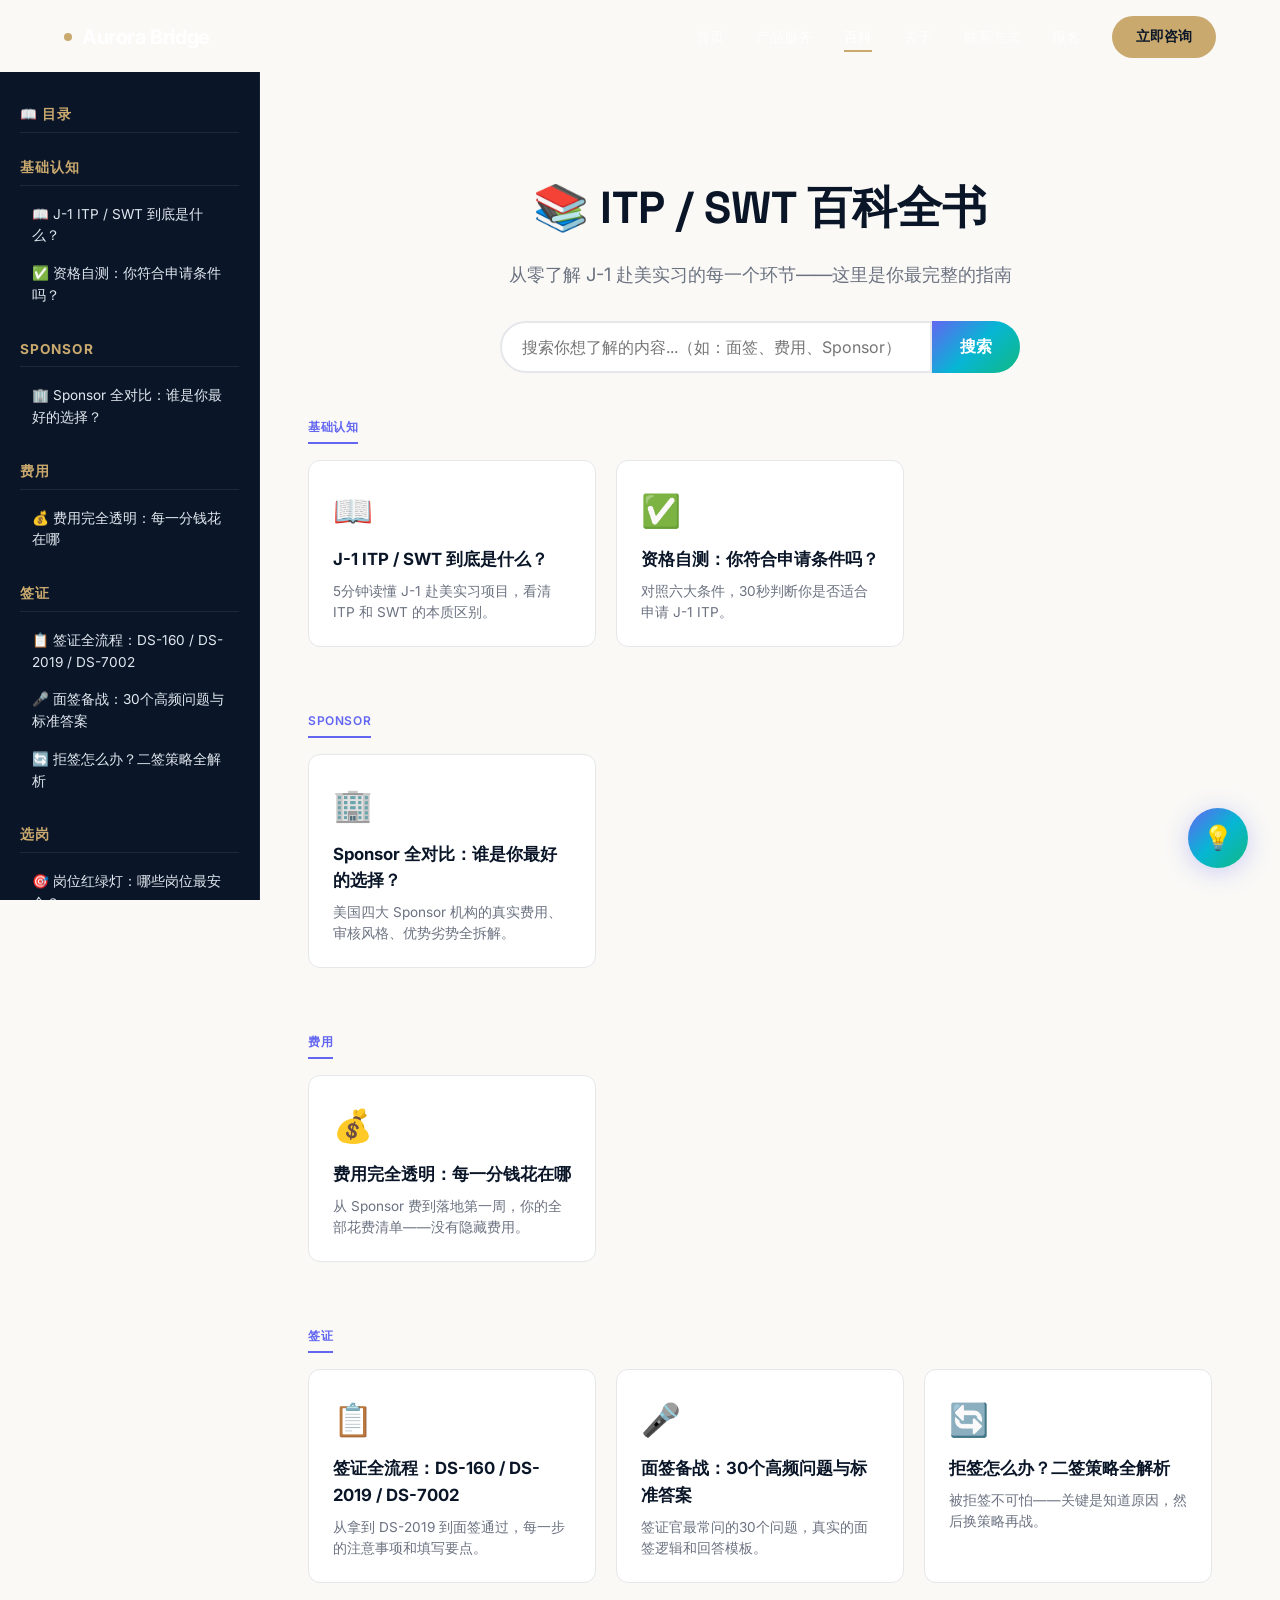
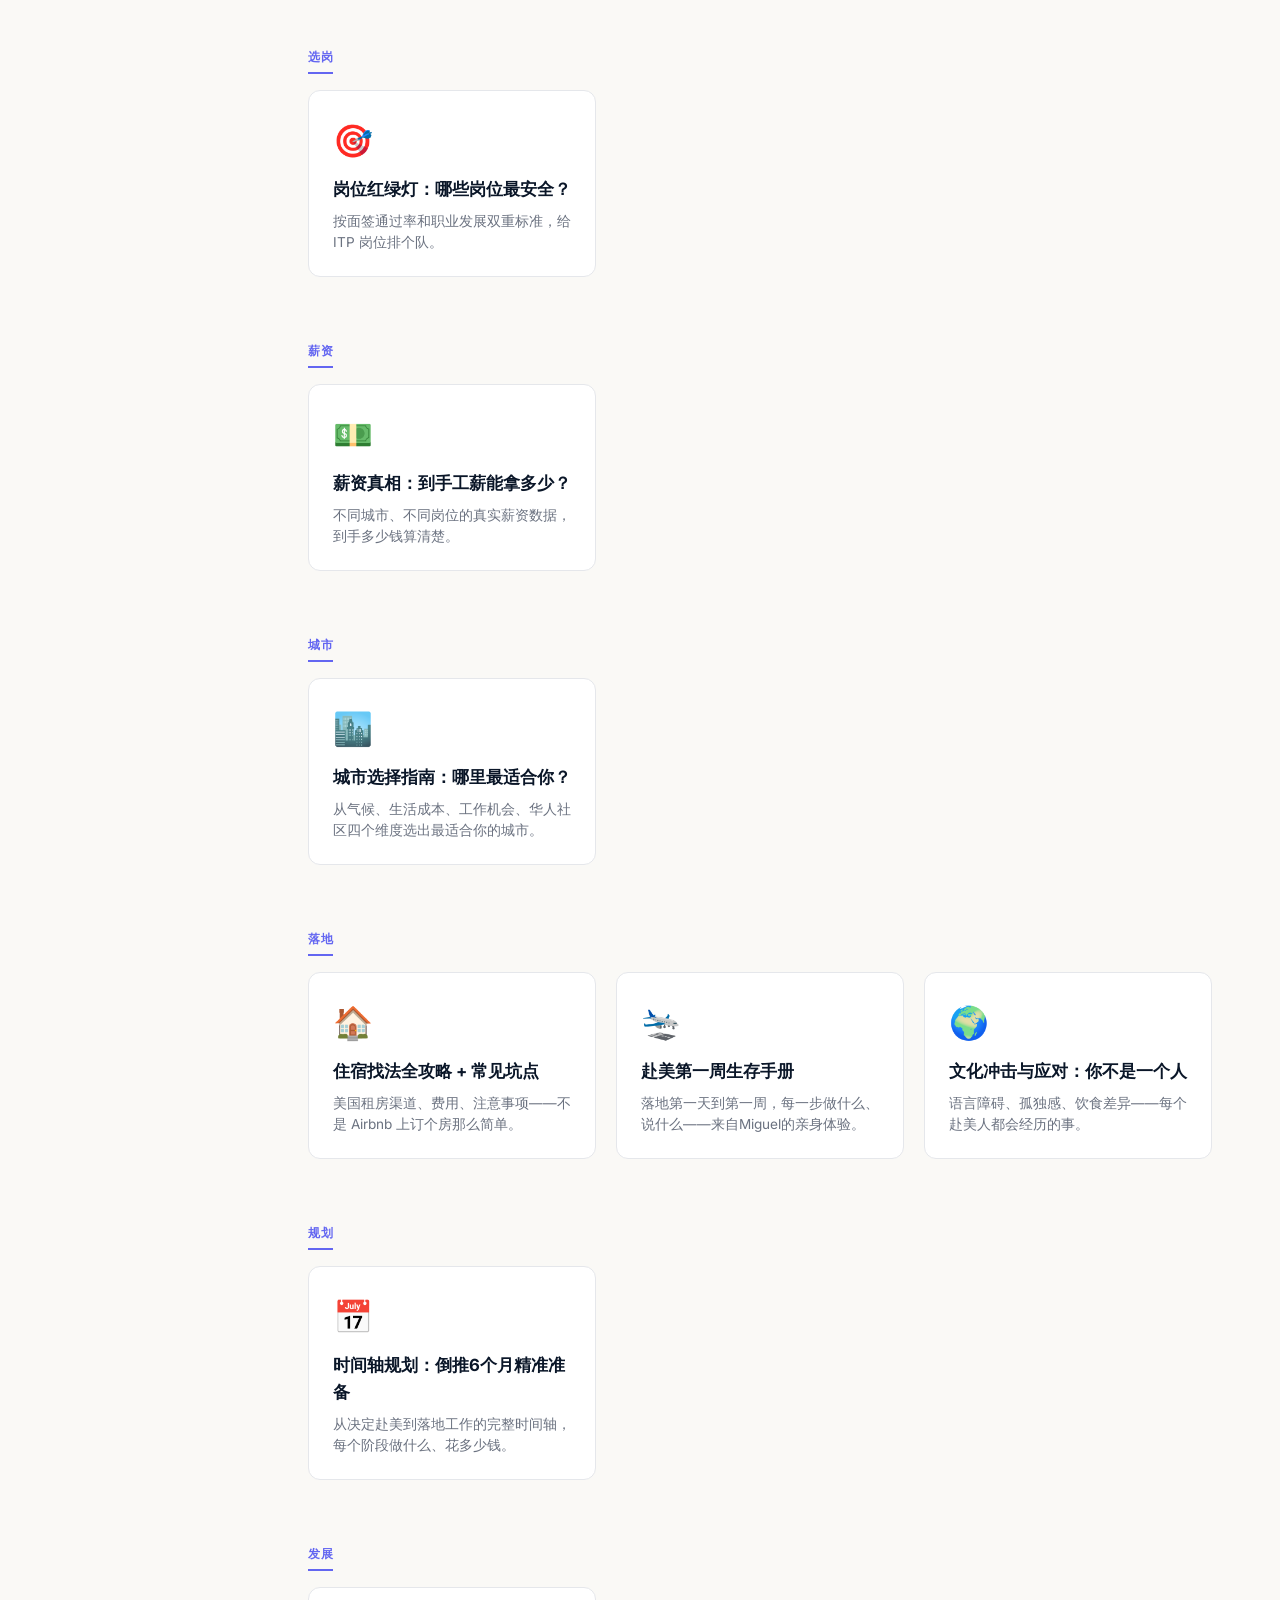
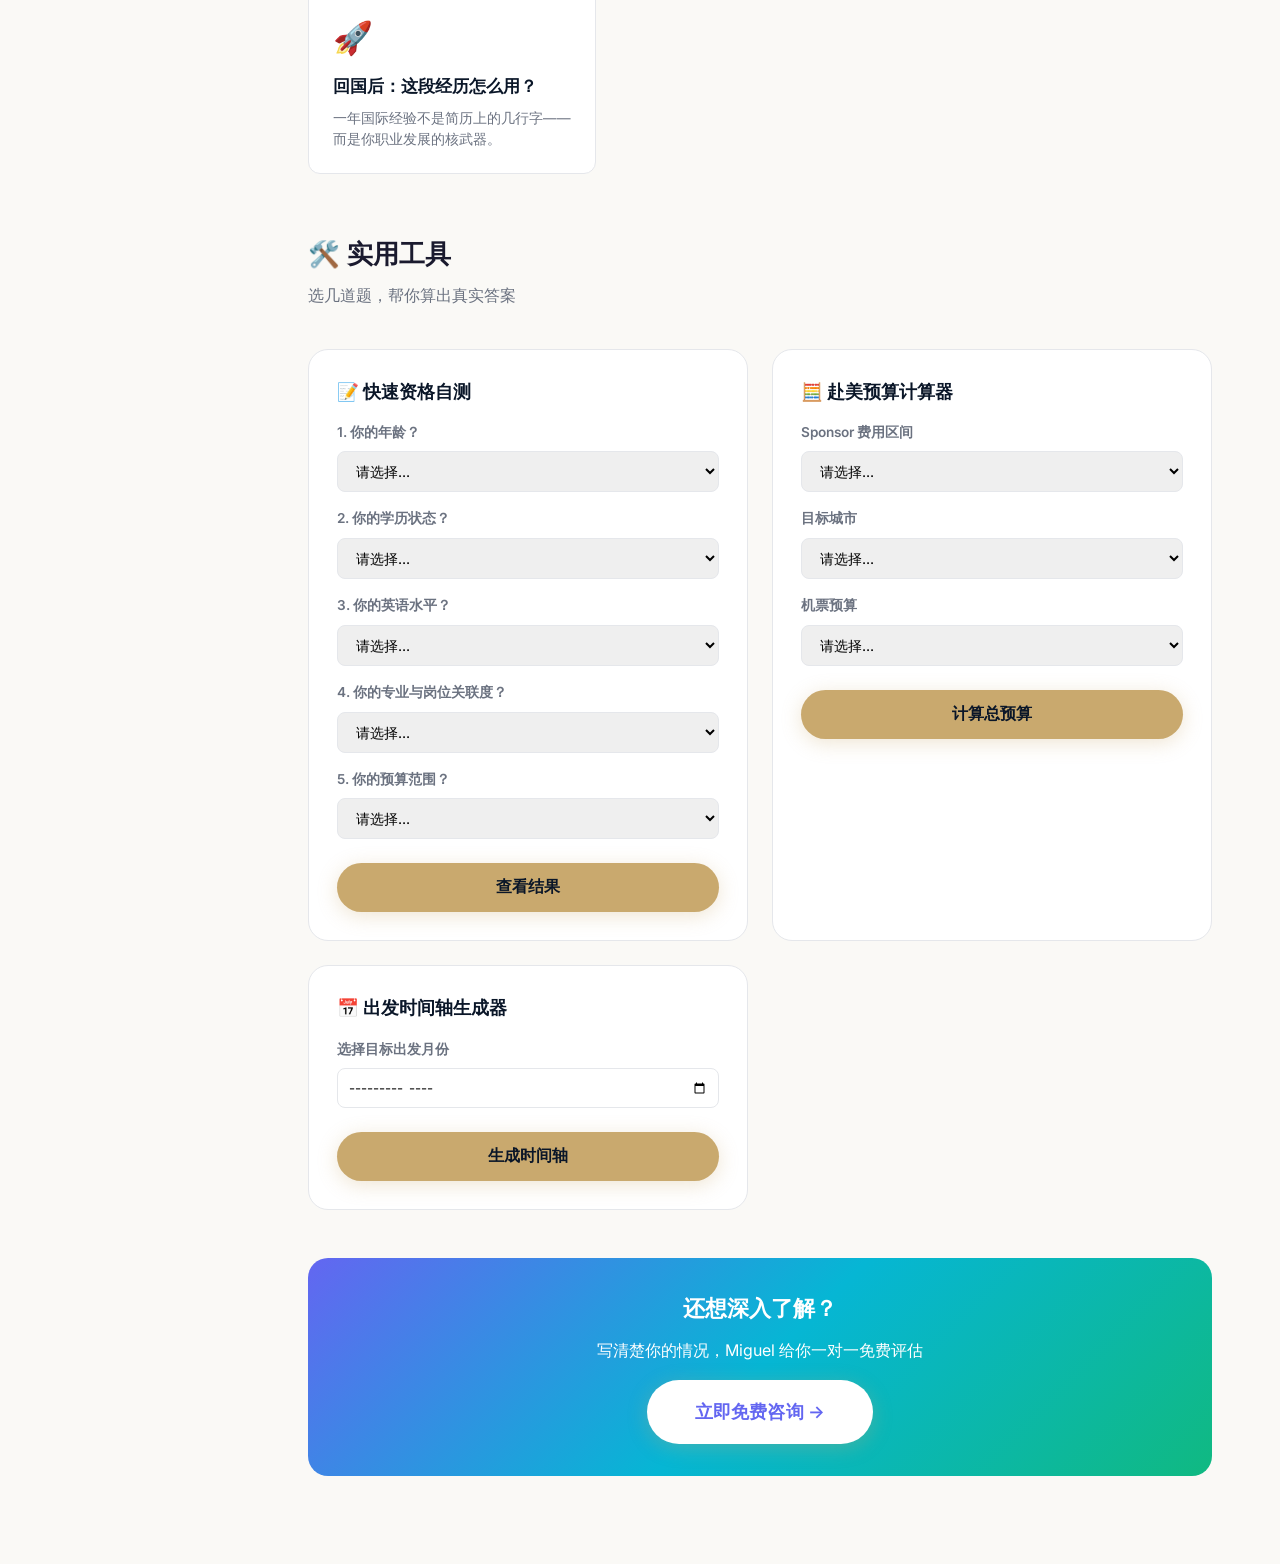
<file: guide.html>
<!DOCTYPE html>
<html lang="zh">
<head>
  <meta charset="UTF-8">
  <meta name="viewport" content="width=device-width, initial-scale=1.0">
  <meta name="description" content="Aurora Bridge ITP / SWT Encyclopedia — The most comprehensive J-1 guide. Everything from visas to city life.">
  <meta property="og:title" content="ITP / SWT 百科全书 — Aurora Bridge">
  <meta property="og:description" content="从项目介绍到落地生存，J-1 ITP 最完整的中文指南。">
  <title>ITP / SWT 百科全书 — Aurora Bridge</title>
  <link rel="stylesheet" href="css/styles.css">
  <link rel="preconnect" href="https://fonts.googleapis.com">
  <link rel="preconnect" href="https://fonts.gstatic.com" crossorigin>
  <link rel="icon" href="data:image/svg+xml,<svg xmlns='http://www.w3.org/2000/svg' viewBox='0 0 100 100'><text y='.9em' font-size='90'>📚</text></svg>">
  <script async src="https://www.googletagmanager.com/gtag/js?id=G-YEW8C3ERGN"></script>
  <script>window.dataLayer=window.dataLayer||[];function gtag(){dataLayer.push(arguments);}gtag('js',new Date());gtag('config','G-YEW8C3ERGN');</script>
  <style>
    .guide-page { display: flex; min-height: 100vh; padding-top: 72px; }
    .guide-sidebar { width: 260px; background: var(--color-deep); padding: 32px 20px; position: fixed; top: 72px; bottom: 0; overflow-y: auto; z-index: 100; border-right: 1px solid rgba(255,255,255,0.06); }
    .guide-sidebar h3 { color: var(--color-gold); font-size: 0.85rem; text-transform: uppercase; letter-spacing: 0.08em; margin: 24px 0 10px; padding-bottom: 6px; border-bottom: 1px solid rgba(255,255,255,0.08); }
    .guide-sidebar h3:first-child { margin-top: 0; }
    .guide-sidebar a { display: block; color: var(--color-text-on-dark); font-size: 0.85rem; padding: 8px 12px; border-radius: 6px; transition: all var(--transition-fast); text-decoration: none; }
    .guide-sidebar a:hover, .guide-sidebar a.active { background: rgba(201,169,110,0.12); color: var(--color-gold); }
    .guide-main { flex: 1; margin-left: 260px; padding: 40px 48px; max-width: 1000px; }
    .guide-hero { text-align: center; padding: 60px 0 40px; }
    .guide-hero h1 { font-family: var(--font-display); font-size: 2.8rem; font-weight: 800; color: var(--color-deep); margin-bottom: 16px; }
    .guide-hero p { font-size: 1.15rem; color: var(--color-text-light); max-width: 600px; margin: 0 auto 32px; }
    .guide-search { display: flex; max-width: 520px; margin: 0 auto; }
    .guide-search input { flex: 1; padding: 14px 20px; border: 2px solid var(--color-border); border-radius: 30px 0 0 30px; font-size: 1rem; font-family: var(--font-sans); outline: none; transition: border-color var(--transition-fast); }
    .guide-search input:focus { border-color: var(--accent-electric); }
    .guide-search button { padding: 14px 28px; background: var(--gradient-aurora); color: white; border: none; border-radius: 0 30px 30px 0; font-size: 1rem; font-weight: 600; cursor: pointer; font-family: var(--font-sans); }
    .guide-category-label { display: inline-block; font-size: 0.75rem; text-transform: uppercase; letter-spacing: 0.05em; color: var(--accent-electric); font-weight: 600; margin: 48px 0 16px; padding-bottom: 6px; border-bottom: 2px solid var(--accent-electric); }
    .guide-category-label:first-of-type { margin-top: 0; }
    .guide-cards { display: grid; grid-template-columns: repeat(auto-fill, minmax(280px, 1fr)); gap: 20px; margin-bottom: 16px; }
    .guide-card { background: var(--color-white); border: 1px solid var(--color-border); border-radius: var(--radius-md); padding: 24px; cursor: pointer; transition: all var(--transition-smooth); }
    .guide-card:hover { transform: translateY(-3px); box-shadow: var(--shadow-md); border-color: var(--accent-electric); }
    .guide-card .gc-icon { font-size: 2rem; margin-bottom: 10px; }
    .guide-card h3 { font-size: 1.05rem; font-weight: 700; margin-bottom: 8px; color: var(--color-deep); }
    .guide-card p { font-size: 0.85rem; color: var(--color-text-light); line-height: 1.5; }

    /* Topic modal */
    .guide-modal-overlay { display: none; position: fixed; inset: 0; background: rgba(0,0,0,0.6); z-index: 2000; justify-content: center; align-items: flex-start; padding: 40px 20px; overflow-y: auto; }
    .guide-modal-overlay.open { display: flex; }
    .guide-modal { background: var(--color-white); border-radius: var(--radius-xl); max-width: 760px; width: 100%; padding: 40px; position: relative; animation: modalIn 0.3s var(--transition-smooth); }
    @keyframes modalIn { from { opacity:0; transform:translateY(30px); } to { opacity:1; transform:translateY(0); } }
    .guide-modal-close { position: absolute; top: 16px; right: 20px; font-size: 1.5rem; background: none; border: none; cursor: pointer; color: var(--color-text-light); }
    .guide-modal-close:hover { color: var(--color-text); }
    .guide-modal h2 { font-family: var(--font-display); font-size: 1.8rem; margin-bottom: 20px; color: var(--color-deep); }
    .guide-modal h3 { font-size: 1.15rem; margin: 24px 0 10px; color: var(--color-dark); }
    .guide-modal p { line-height: 1.8; margin-bottom: 12px; color: var(--color-text); }
    .guide-modal ul, .guide-modal ol { padding-left: 20px; margin-bottom: 12px; }
    .guide-modal li { line-height: 1.8; margin-bottom: 6px; }
    .guide-tip { background: linear-gradient(135deg, rgba(99,102,241,0.06), rgba(6,182,212,0.06)); border-left: 3px solid var(--accent-electric); padding: 16px 20px; border-radius: 0 8px 8px 0; margin: 20px 0; font-size: 0.9rem; line-height: 1.7; }
    .guide-compare-table { width: 100%; border-collapse: collapse; margin: 16px 0; font-size: 0.85rem; }
    .guide-compare-table th { background: #F8FAFC; padding: 10px 12px; text-align: left; font-weight: 600; border-bottom: 2px solid #E2E8F0; }
    .guide-compare-table td { padding: 10px 12px; border-bottom: 1px solid #F1F5F9; }
    .guide-checklist li { list-style: none; margin-bottom: 8px; }
    .guide-timeline { border-left: 2px solid var(--accent-cyan); padding-left: 20px; margin: 16px 0; }
    .guide-tl-item { position: relative; padding: 8px 0 8px 16px; font-size: 0.9rem; line-height: 1.6; }
    .guide-tl-item::before { content: ''; position: absolute; left: -27px; top: 12px; width: 12px; height: 12px; border-radius: 50%; background: var(--accent-cyan); border: 2px solid white; }
    .guide-rank-item { padding: 16px; border-radius: 8px; margin-bottom: 12px; }
    .guide-rank-item.green { background: rgba(16,185,129,0.06); border: 1px solid rgba(16,185,129,0.2); }
    .guide-rank-item.yellow { background: rgba(245,158,11,0.06); border: 1px solid rgba(245,158,11,0.2); }
    .guide-rank-item.red { background: rgba(239,68,68,0.06); border: 1px solid rgba(239,68,68,0.2); }
    .guide-rank-item h4 { font-size: 0.95rem; margin-bottom: 8px; }

    /* Tools section */
    .guide-tools { display: grid; grid-template-columns: repeat(auto-fit, minmax(300px, 1fr)); gap: 24px; margin: 40px 0; }
    .guide-tool-card { background: white; border: 1px solid var(--color-border); border-radius: var(--radius-lg); padding: 28px; }
    .guide-tool-card h3 { font-size: 1.1rem; margin-bottom: 16px; color: var(--color-deep); }
    .tool-q { margin-bottom: 16px; }
    .tool-q label { display: block; font-size: 0.85rem; font-weight: 600; margin-bottom: 8px; color: var(--color-text-light); }
    .tool-q select { width: 100%; padding: 10px 14px; border: 1px solid var(--color-border); border-radius: 8px; font-size: 0.9rem; font-family: var(--font-sans); }
    .tool-result { margin-top: 16px; padding: 16px; border-radius: 8px; font-size: 0.9rem; line-height: 1.6; display: none; }
    .tool-result.show { display: block; }
    .tool-result.high { background: rgba(16,185,129,0.08); border: 1px solid rgba(16,185,129,0.2); color: #065F46; }
    .tool-result.medium { background: rgba(245,158,11,0.08); border: 1px solid rgba(245,158,11,0.2); color: #92400E; }
    .tool-result.low { background: rgba(239,68,68,0.06); border: 1px solid rgba(239,68,68,0.15); color: #991B1B; }
    .tool-cost-breakdown { font-size: 0.85rem; }
    .tool-cost-breakdown div { display: flex; justify-content: space-between; padding: 6px 0; border-bottom: 1px solid #F1F5F9; }
    .tool-cost-breakdown div.total { font-weight: 700; font-size: 1rem; border-bottom: none; margin-top: 8px; padding-top: 8px; border-top: 2px solid #E2E8F0; }
    .guide-cta-section { background: var(--gradient-aurora); border-radius: var(--radius-lg); padding: 32px; text-align: center; margin: 48px 0; color: white; }
    .guide-cta-section h3 { font-size: 1.4rem; margin-bottom: 12px; }
    .guide-cta-section .btn { margin-top: 16px; }

    @media (max-width: 768px) {
      .guide-sidebar { display: none; }
      .guide-main { margin-left: 0; padding: 20px; }
      .guide-hero h1 { font-size: 1.8rem; }
      .guide-cards { grid-template-columns: 1fr; }
      .guide-tools { grid-template-columns: 1fr; }
      .guide-modal { padding: 24px; }
    }
  </style>
</head>
<body>
<div class="reading-progress" id="reading-progress"></div>

<nav class="nav scrolled">
  <div class="nav-inner">
    <a href="index.html" class="nav-logo"><span class="nav-logo-dot"></span>Aurora Bridge</a>
    <div class="nav-links">
      <a href="index.html">首页</a>
      <a href="products.html">产品服务</a>
      <a href="guide.html" class="active">百科</a>
      <a href="about.html">关于</a>
      <a href="contact.html">联系方式</a>
      <a href="register.html">报名</a>
      <a href="consult.html" class="nav-cta">立即咨询</a>
    </div>
    <button class="nav-toggle"><span></span><span></span><span></span></button>
  </div>
</nav>

<div class="guide-page">
  <!-- Sidebar -->
  <aside class="guide-sidebar" id="guide-sidebar"></aside>

  <!-- Main -->
  <main class="guide-main">
    <div class="guide-hero">
      <h1>📚 ITP / SWT 百科全书</h1>
      <p>从零了解 J-1 赴美实习的每一个环节——这里是你最完整的指南</p>
      <div class="guide-search">
        <input type="text" id="guide-search-input" placeholder="搜索你想了解的内容...（如：面签、费用、Sponsor）">
        <button onclick="searchGuide()">搜索</button>
      </div>
    </div>

    <div id="guide-content"></div>

    <!-- Tools -->
    <div style="margin-top: 60px;">
      <h2 style="font-family:var(--font-display);font-size:1.6rem;margin-bottom:8px;">🛠️ 实用工具</h2>
      <p style="color:var(--color-text-light);margin-bottom:24px;">选几道题，帮你算出真实答案</p>
      <div class="guide-tools" id="guide-tools"></div>
    </div>

    <!-- CTA -->
    <div class="guide-cta-section">
      <h3>还想深入了解？</h3>
      <p>写清楚你的情况，Miguel 给你一对一免费评估</p>
      <a href="consult.html" class="btn btn-primary btn-lg" style="background:white;color:var(--accent-electric);border:none;">立即免费咨询 →</a>
    </div>
  </main>
</div>

<!-- Modal -->
<div class="guide-modal-overlay" id="guide-modal-overlay">
  <div class="guide-modal" id="guide-modal">
    <button class="guide-modal-close" onclick="closeModal()">✕</button>
    <div id="guide-modal-body"></div>
    <div style="margin-top:24px;text-align:center;">
      <a href="consult.html" class="btn btn-primary">这个主题想深入了解？立即咨询 →</a>
    </div>
  </div>
</div>

<button class="back-to-top" onclick="window.scrollTo({top:0,behavior:'smooth'})">↑</button>

<script src="js/guide-data.js"></script>
<script src="js/knowledge-base.js"></script>
  <script src="js/ai-assistant.js"></script>
  <script src="js/app.js"></script>
<script>
  const currentLang = 'zh';

  // Build sidebar
  function buildSidebar() {
    const sidebar = document.getElementById('guide-sidebar');
    const categories = [...new Set(guideTopics.map(t => t.category))];
    sidebar.innerHTML = '<h3>📖 目录</h3>' + categories.map(cat => {
      return `<h3>${cat}</h3>` + guideTopics.filter(t => t.category === cat).map(t =>
        `<a href="#topic-${t.id}" onclick="scrollToTopic('${t.id}')">${t.icon} ${t.title.zh}</a>`
      ).join('');
    }).join('');
  }

  // Build content
  function buildContent() {
    const container = document.getElementById('guide-content');
    const categories = [...new Set(guideTopics.map(t => t.category))];
    container.innerHTML = categories.map(cat => {
      return `<div class="guide-category-label">${cat}</div>
        <div class="guide-cards">` +
        guideTopics.filter(t => t.category === cat).map((t, i) => `
          <div class="guide-card reveal-up stagger-${i + 1}" id="topic-${t.id}" onclick="openTopic('${t.id}')">
            <div class="gc-icon">${t.icon}</div>
            <h3>${t.title.zh}</h3>
            <p>${t.summary.zh}</p>
          </div>
        `).join('') + '</div>';
    }).join('');
  }

  // Build tools
  function buildTools() {
    const toolsContainer = document.getElementById('guide-tools');
    toolsContainer.innerHTML = '';

    // Self-test tool
    const testHtml = `<div class="guide-tool-card">
      <h3>📝 ${selfTest.title.zh}</h3>
      ${selfTest.questions.map((q, qi) => `
        <div class="tool-q">
          <label>${qi + 1}. ${q.q.zh}</label>
          <select id="test-${q.id}">
            <option value="">请选择...</option>
            ${q.options.map(o => `<option value="${o.score}">${o.text.zh}</option>`).join('')}
          </select>
        </div>
      `).join('')}
      <button class="btn btn-primary" onclick="runSelfTest()" style="width:100%;margin-top:8px;">查看结果</button>
      <div class="tool-result" id="test-result"></div>
    </div>`;
    toolsContainer.innerHTML += testHtml;

    // Cost calculator
    const calcHtml = `<div class="guide-tool-card">
      <h3>🧮 ${costCalculator.title.zh}</h3>
      ${costCalculator.fields.map(f => `
        <div class="tool-q">
          <label>${f.label.zh}</label>
          <select id="calc-${f.id}">
            <option value="">请选择...</option>
            ${f.options.map((o, oi) => `<option value="${oi}">${o.text.zh}</option>`).join('')}
          </select>
        </div>
      `).join('')}
      <button class="btn btn-primary" onclick="runCalculator()" style="width:100%;margin-top:8px;">计算总预算</button>
      <div class="tool-result" id="calc-result"></div>
    </div>`;
    toolsContainer.innerHTML += calcHtml;

    // Timeline generator
    const tlHtml = `<div class="guide-tool-card">
      <h3>📅 ${timelineGenerator.title.zh}</h3>
      <div class="tool-q">
        <label>选择目标出发月份</label>
        <input type="month" id="tl-month" style="width:100%;padding:10px;border:1px solid var(--color-border);border-radius:8px;font-family:var(--font-sans);">
      </div>
      <button class="btn btn-primary" onclick="runTimeline()" style="width:100%;margin-top:8px;">生成时间轴</button>
      <div class="tool-result" id="tl-result"></div>
    </div>`;
    toolsContainer.innerHTML += tlHtml;
  }

  function scrollToTopic(id) {
    const el = document.getElementById('topic-' + id);
    if (el) el.scrollIntoView({ behavior: 'smooth', block: 'start' });
  }

  function openTopic(id) {
    const topic = guideTopics.find(t => t.id === id);
    if (!topic) return;
    document.getElementById('guide-modal-body').innerHTML = `<h2>${topic.icon} ${topic.title.zh}</h2>` + topic.content.zh;
    document.getElementById('guide-modal-overlay').classList.add('open');
    document.body.style.overflow = 'hidden';
  }

  function closeModal() {
    document.getElementById('guide-modal-overlay').classList.remove('open');
    document.body.style.overflow = '';
  }

  document.getElementById('guide-modal-overlay').addEventListener('click', function(e) {
    if (e.target === this) closeModal();
  });

  document.addEventListener('keydown', function(e) {
    if (e.key === 'Escape') closeModal();
  });

  function searchGuide() {
    const q = document.getElementById('guide-search-input').value.trim().toLowerCase();
    if (!q) return;
    const results = guideTopics.filter(t =>
      t.title.zh.toLowerCase().includes(q) ||
      t.summary.zh.toLowerCase().includes(q) ||
      t.category.toLowerCase().includes(q)
    );
    if (results.length > 0) {
      openTopic(results[0].id);
    } else {
      alert('未找到相关内容，请尝试搜索：面签、费用、Sponsor、住宿、拒签等关键词');
    }
  }

  document.getElementById('guide-search-input').addEventListener('keydown', function(e) {
    if (e.key === 'Enter') searchGuide();
  });

  // Self-test
  window.runSelfTest = function() {
    let total = 0;
    let allAnswered = true;
    selfTest.questions.forEach(q => {
      const val = parseInt(document.getElementById('test-' + q.id).value);
      if (isNaN(val)) allAnswered = false;
      else total += val;
    });
    const resultDiv = document.getElementById('test-result');
    resultDiv.classList.add('show');
    if (!allAnswered) {
      resultDiv.innerHTML = '请回答所有问题。';
      resultDiv.className = 'tool-result show medium';
      return;
    }
    const result = selfTest.results.find(r => total >= r.min);
    resultDiv.innerHTML = result.text.zh;
    if (total >= 40) { resultDiv.className = 'tool-result show high'; }
    else if (total >= 25) { resultDiv.className = 'tool-result show medium'; }
    else { resultDiv.className = 'tool-result show low'; }
  };

  // Calculator
  window.runCalculator = function() {
    const fc = costCalculator.fixedCosts;
    const ex = costCalculator.exchangeRate;
    let sponsorVal = 3150;
    let flightVal = 4000;
    let cityIdx = 0;
    let allAnswered = true;

    costCalculator.fields.forEach(f => {
      const sel = document.getElementById('calc-' + f.id);
      const idx = parseInt(sel.value);
      if (isNaN(idx)) { allAnswered = false; return; }
      if (f.id === 'sponsor') sponsorVal = f.options[idx].value;
      if (f.id === 'flight') flightVal = f.options[idx].value;
      if (f.id === 'city') cityIdx = idx;
    });

    const resultDiv = document.getElementById('calc-result');
    if (!allAnswered) {
      resultDiv.classList.add('show');
      resultDiv.className = 'tool-result show medium';
      resultDiv.innerHTML = '请选择所有选项。';
      return;
    }

    const cityOpt = costCalculator.fields.find(f => f.id === 'city').options[cityIdx];
    const usdTotal = sponsorVal + fc.sevis + fc.visa + fc.insurance + cityOpt.housing + cityOpt.living;
    const cnyTotal = Math.round(usdTotal * ex + flightVal);
    resultDiv.className = 'tool-result show high';
    resultDiv.innerHTML = `
      <div class="tool-cost-breakdown">
        <div><span>Sponsor 费</span><span>$${sponsorVal.toLocaleString()}</span></div>
        <div><span>SEVIS + 签证费</span><span>$${(fc.sevis + fc.visa).toLocaleString()}</span></div>
        <div><span>保险</span><span>$${fc.insurance}</span></div>
        <div><span>住宿押金+首月</span><span>$${cityOpt.housing.toLocaleString()}</span></div>
        <div><span>首月生活费</span><span>$${cityOpt.living.toLocaleString()}</span></div>
        <div><span>机票</span><span>¥${flightVal.toLocaleString()}</span></div>
        <div class="total"><span>总计</span><span>约 ¥${cnyTotal.toLocaleString()} / $${Math.round(cnyTotal / ex).toLocaleString()}</span></div>
      </div>
      <div style="margin-top:12px;font-size:0.8rem;color:#6B7280;">以上为估算值，实际费用因 Sponsor、城市、机票价格浮动</div>
    `;
  };

  // Timeline
  window.runTimeline = function() {
    const monthInput = document.getElementById('tl-month').value;
    const resultDiv = document.getElementById('tl-result');
    if (!monthInput) {
      resultDiv.classList.add('show');
      resultDiv.className = 'tool-result show medium';
      resultDiv.innerHTML = '请选择目标出发月份。';
      return;
    }
    const [year, month] = monthInput.split('-').map(Number);
    const startDate = new Date(year, month - 1, 1);
    resultDiv.className = 'tool-result show high';
    resultDiv.innerHTML = '<div class="guide-timeline">' + timelineGenerator.months.map(m => {
      const d = new Date(startDate);
      d.setMonth(d.getMonth() + m.offset);
      const label = d.toLocaleDateString('zh-CN', { year: 'numeric', month: 'long' });
      return `<div class="guide-tl-item"><strong>${label}：</strong>${m.label.zh}</div>`;
    }).join('') + '</div>';
  };

  document.addEventListener('DOMContentLoaded', () => {
    buildSidebar();
    buildContent();
    buildTools();
  });
</script>
</body>
</html>
</file>
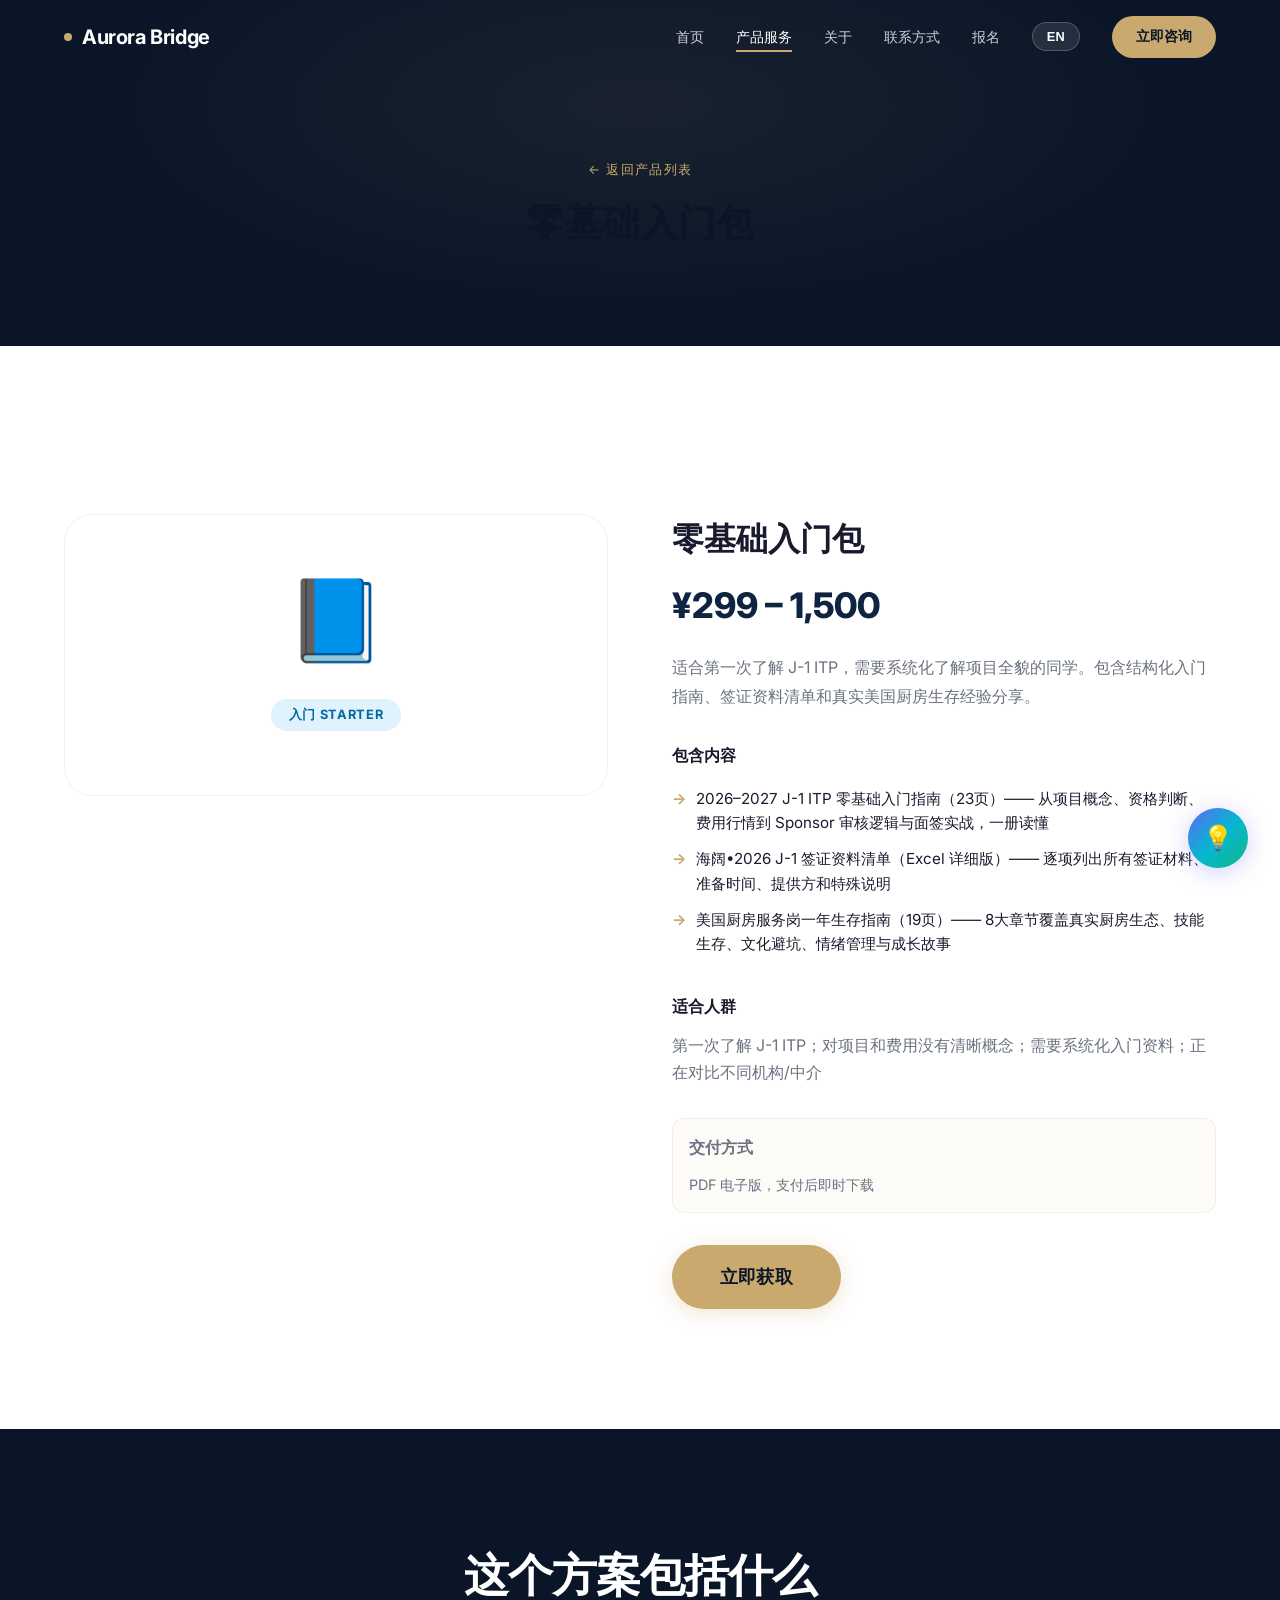
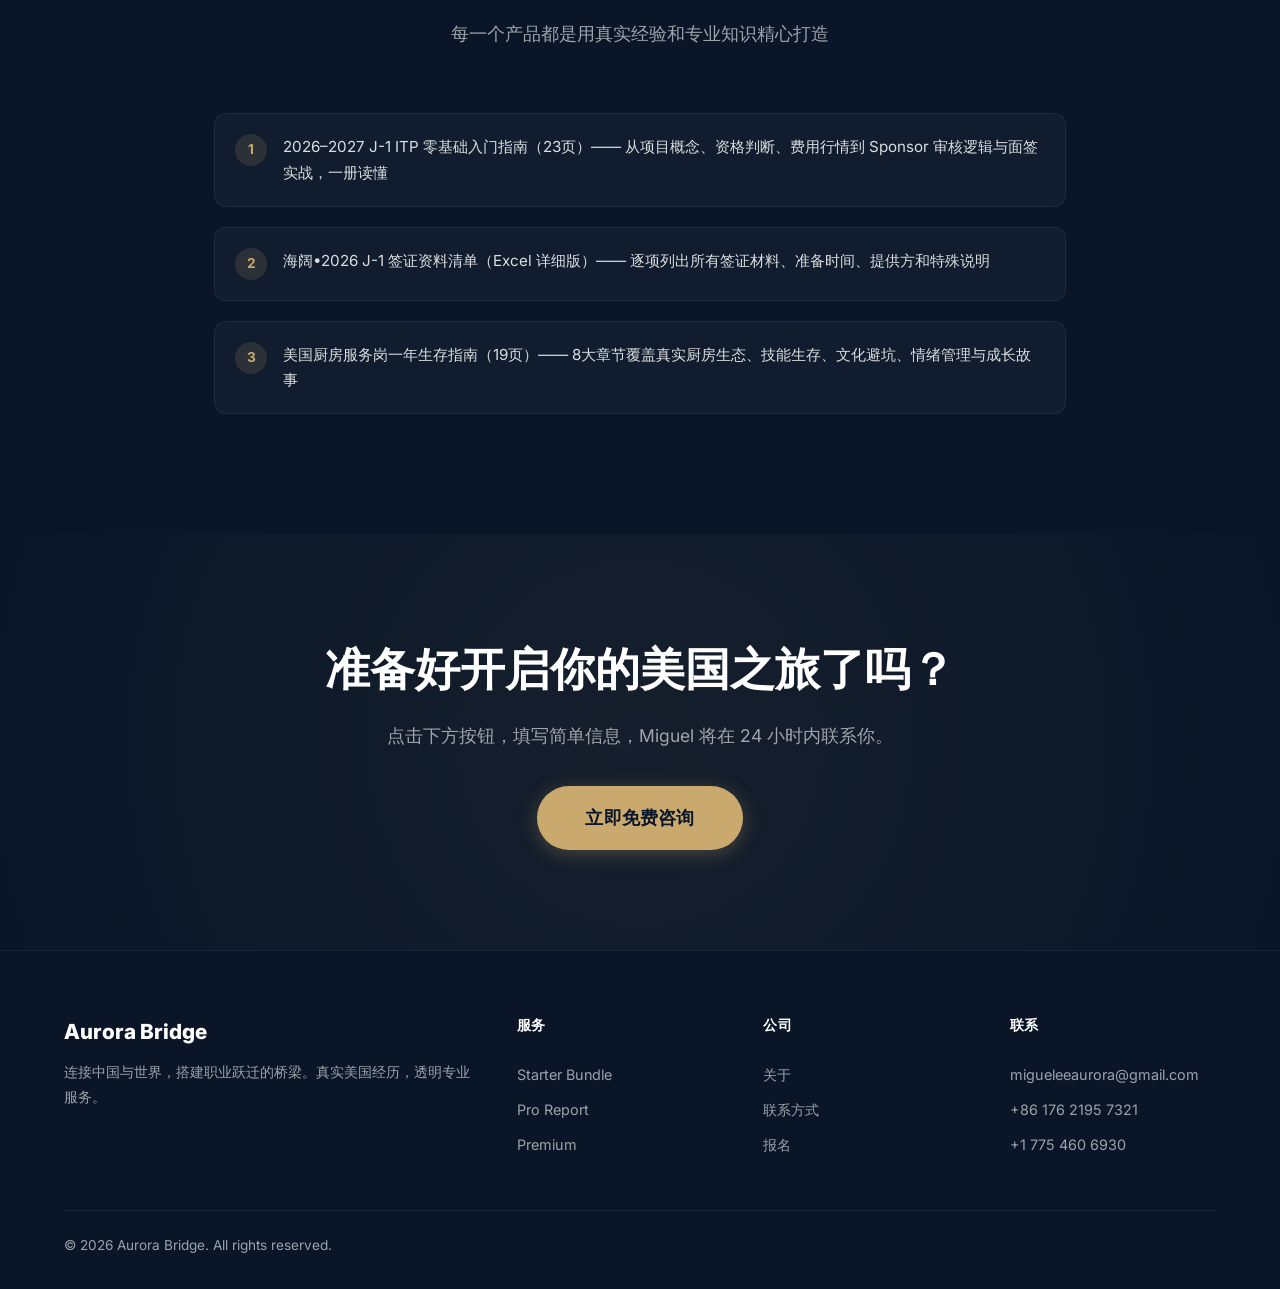
<file: product-detail.html>
<!DOCTYPE html>
<html lang="zh">
<head>
  <meta charset="UTF-8">
  <meta name="viewport" content="width=device-width, initial-scale=1.0">
  <meta name="description" content="Aurora Bridge Product Details">
  <title>Product Detail — Aurora Bridge</title>
  <link rel="stylesheet" href="css/styles.css">
  <link rel="icon" href="data:image/svg+xml,<svg xmlns='http://www.w3.org/2000/svg' viewBox='0 0 100 100'><text y='.9em' font-size='90'>🌉</text></svg>">
  <script async src="https://www.googletagmanager.com/gtag/js?id=G-YEW8C3ERGN"></script>
  <script>
    window.dataLayer = window.dataLayer || [];
    function gtag(){dataLayer.push(arguments);}
    gtag('js', new Date());
    gtag('config', 'G-YEW8C3ERGN');
  </script>

</head>
<body>

  <nav class="nav scrolled">
    <div class="nav-inner">
      <a href="index.html" class="nav-logo">
        <span class="nav-logo-dot"></span>
        Aurora Bridge
      </a>
      <div class="nav-links">
        <a href="index.html" data-i18n="nav.home">首页</a>
        <a href="products.html" class="active" data-i18n="nav.products">产品服务</a>
        <a href="about.html" data-i18n="nav.about">关于</a>
        <a href="contact.html" data-i18n="nav.contact">联系方式</a>
        <a href="register.html" data-i18n="nav.register">报名</a>
        <button id="nav-lang" class="nav-lang" onclick="toggleLang()">EN</button>
        <a href="consult.html" class="nav-cta" data-i18n="nav.consult">立即咨询</a>
      </div>
      <button class="nav-toggle" aria-label="Menu">
        <span></span><span></span><span></span>
      </button>
    </div>
  </nav>

  <section class="page-hero">
    <div class="container">
      <p style="color:var(--color-gold);font-size:0.8rem;letter-spacing:0.1em;text-transform:uppercase;margin-bottom:8px;position:relative"><a href="products.html" style="color:var(--color-gold)">← 返回产品列表</a></p>
      <h1 class="page-hero-title" style="font-size:clamp(1.5rem,3vw,2.5rem);margin-top:12px" id="page-title">Product</h1>
    </div>
  </section>

  <section class="section section-light">
    <div class="container">
      <div class="product-detail-grid">
        <div class="product-detail-visual animate-on-scroll">
          <div class="product-detail-emoji">📘</div>
          <div class="product-detail-tier-badge starter">入门 Starter</div>
        </div>
        <div class="product-detail-info animate-on-scroll delay-1">
          <h1>零基础入门包</h1>
          <div class="product-detail-price">¥399 – 1,999</div>
          <p class="product-detail-desc"></p>

          <div class="product-detail-includes">
            <h3>包含内容</h3>
            <ul></ul>
          </div>

          <div class="product-detail-forwho" style="margin-bottom:32px">
            <h3 data-i18n="product.forwho">适合人群</h3>
            <p style="color:var(--color-text-light);line-height:1.7"></p>
          </div>

          <div class="product-detail-delivery">
            <h3 data-i18n="product.delivery">交付方式</h3>
            <p></p>
          </div>

          <a href="consult.html" class="btn btn-primary btn-lg" style="display:inline-flex" id="product-cta" data-i18n="product.getit">立即获取 →</a>
        </div>
      </div>
    </div>
  </section>

  <!-- Why This Product -->
  <section class="section section-dark">
    <div class="container-narrow">
      <div class="section-header animate-on-scroll">
        <h2 class="section-title" style="color:var(--color-white)">这个方案包括什么</h2>
        <p class="section-desc" style="color:rgba(255,255,255,0.6)">每一个产品都是用真实经验和专业知识精心打造</p>
      </div>
      <div style="display:flex;flex-direction:column;gap:20px" id="product-detail-breakdown"></div>
    </div>
  </section>

  <section class="cta-section">
    <div class="container">
      <div class="cta-content animate-on-scroll">
        <h2 data-i18n="cta.title">准备好开启你的美国之旅了吗？</h2>
        <p>点击下方按钮，填写简单信息，Miguel 将在 24 小时内联系你。</p>
        <a href="consult.html" class="btn btn-primary btn-lg" id="bottom-cta" data-i18n="cta.button">立即免费咨询</a>
      </div>
    </div>
  </section>

  <footer class="footer">
    <div class="container">
      <div class="footer-grid">
        <div class="footer-brand">
          <h3>Aurora Bridge</h3>
          <p data-i18n="footer.brand.desc">连接中国与世界，搭建职业跃迁的桥梁。真实美国经历，透明专业服务。</p>
        </div>
        <div class="footer-col">
          <h4 data-i18n="footer.services">服务</h4>
          <a href="product-detail.html?id=starter-bundle">Starter Bundle</a>
          <a href="product-detail.html?id=pro-report">Pro Report</a>
          <a href="product-detail.html?id=premium-landing">Premium</a>
        </div>
        <div class="footer-col">
          <h4 data-i18n="footer.company">公司</h4>
          <a href="about.html" data-i18n="nav.about">关于</a>
          <a href="contact.html" data-i18n="nav.contact">联系方式</a>
        <a href="register.html" data-i18n="nav.register">报名</a>
        </div>
        <div class="footer-col">
          <h4 data-i18n="footer.contact">联系</h4>
          <a href="mailto:migueleeaurora@gmail.com">migueleeaurora@gmail.com</a>
          <a href="tel:+8617621957321">+86 176 2195 7321</a>
          <a href="tel:+17754606930">+1 775 460 6930</a>
        </div>
      </div>
      <div class="footer-bottom">
        <span data-i18n="footer.copyright">© 2026 Aurora Bridge. All rights reserved.</span>
      </div>
    </div>
  </footer>

  <button class="back-to-top" onclick="window.scrollTo({top:0,behavior:'smooth'})">↑</button>

  <script src="js/i18n.js"></script>
  <script src="js/products.js"></script>
  <script src="js/knowledge-base.js"></script>
  <script src="js/ai-assistant.js"></script>
  <script src="js/app.js"></script>
  <script>
    document.addEventListener('DOMContentLoaded', () => {
      const urlParams = new URLSearchParams(window.location.search);
      const productId = urlParams.get('id') || 'starter-bundle';
      const product = getProductById(productId);
      const lang = currentLang || 'zh';

      if (product) {
        renderProductDetail(product, lang);
        document.title = `${product.name[lang]} — Aurora Bridge`;

        // Breakdown section
        const breakdown = document.getElementById('product-detail-breakdown');
        breakdown.innerHTML = product.includes.map((item, i) => `
          <div style="display:flex;align-items:flex-start;gap:16px;padding:20px;background:rgba(255,255,255,0.03);border-radius:12px;border:1px solid rgba(255,255,255,0.06);transition:all 0.3s ease" onmouseenter="this.style.borderColor='rgba(201,169,110,0.3)';this.style.transform='translateX(8px)'" onmouseleave="this.style.borderColor='rgba(255,255,255,0.06)';this.style.transform='translateX(0)'">
            <div style="width:32px;height:32px;border-radius:50%;background:rgba(201,169,110,0.15);display:flex;align-items:center;justify-content:center;font-weight:700;color:var(--color-gold);flex-shrink:0;font-size:0.85rem">${i + 1}</div>
            <div style="color:rgba(255,255,255,0.85);line-height:1.7;font-size:0.95rem">${item[lang]}</div>
          </div>
        `).join('');

        // Update CTA links
        document.getElementById('product-cta').href = `consult.html?product=${productId}`;
        document.getElementById('bottom-cta').href = `consult.html?product=${productId}`;

        // Update page title
        document.getElementById('page-title').textContent = product.name[lang];
      }
    });
  </script>
</body>
</html>
</file>
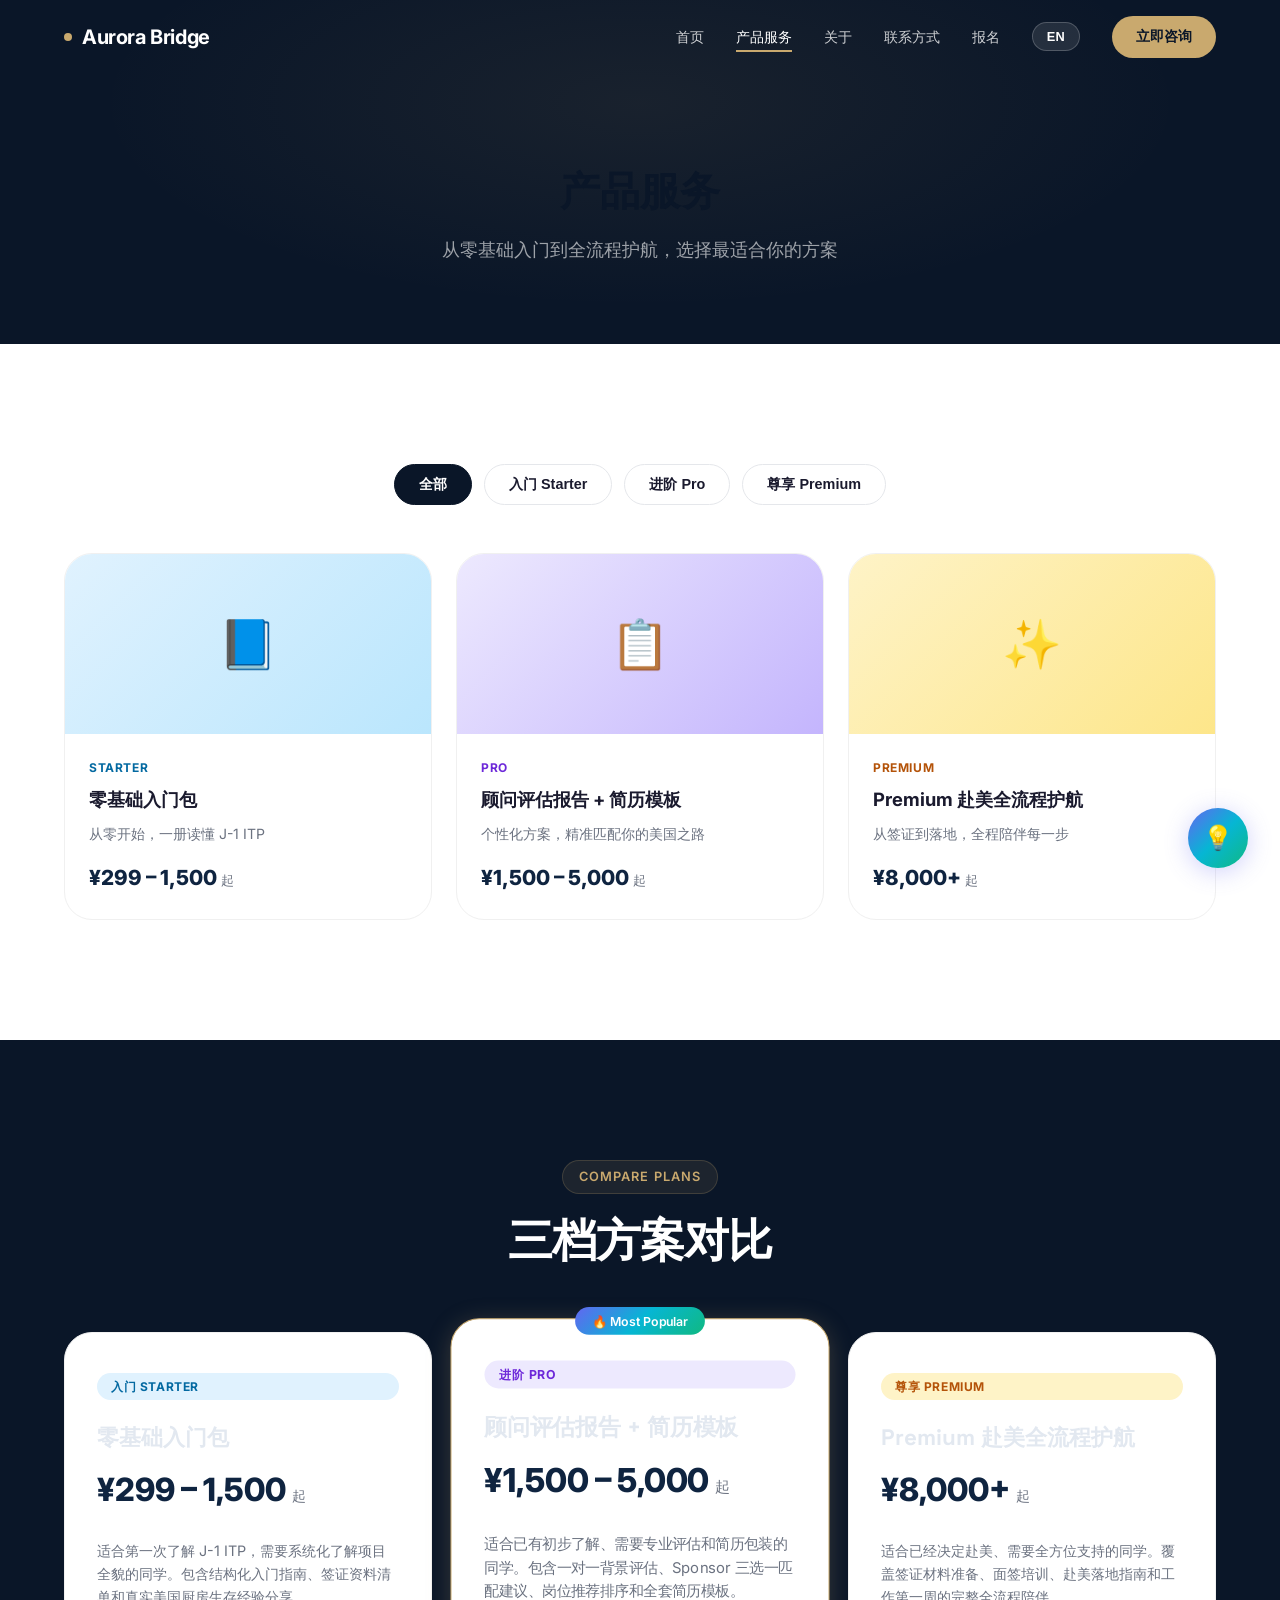
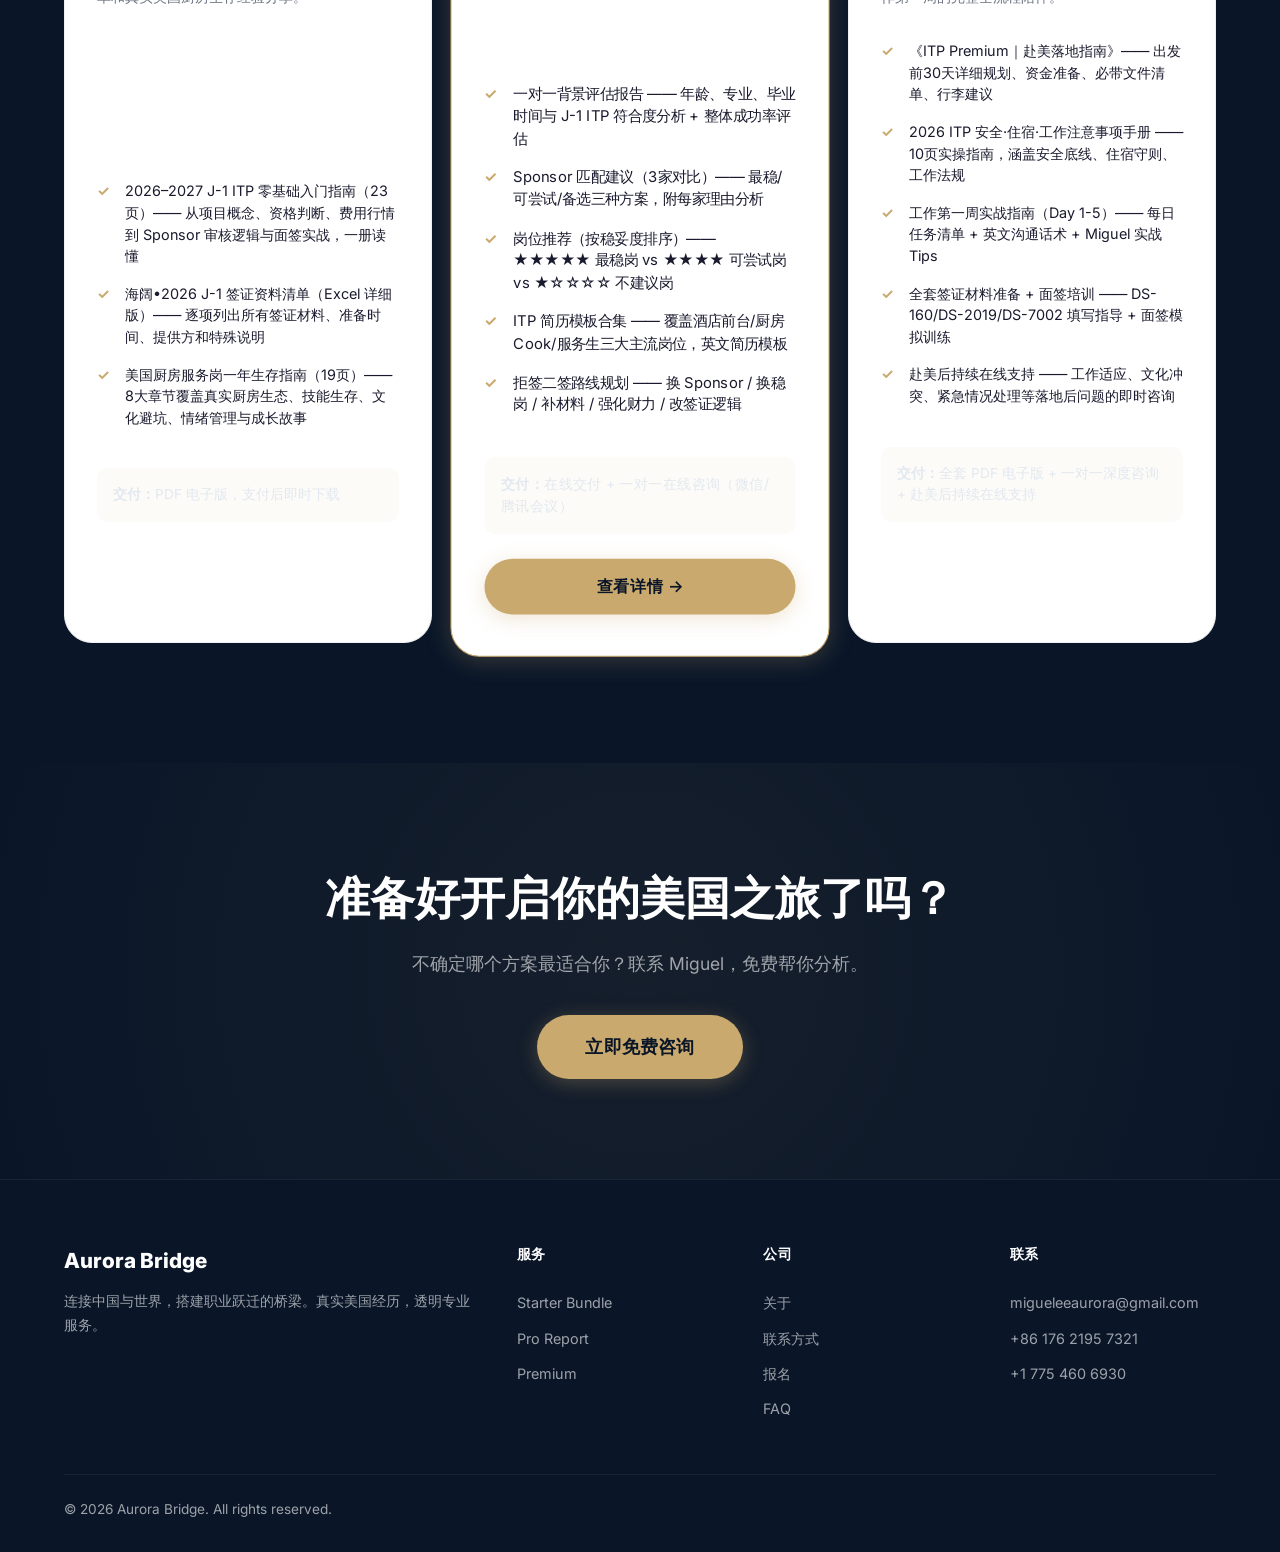
<file: products.html>
<!DOCTYPE html>
<html lang="zh">
<head>
  <meta charset="UTF-8">
  <meta name="viewport" content="width=device-width, initial-scale=1.0">
  <meta name="description" content="Aurora Bridge Services — J-1 ITP consulting products: Starter Bundle, Pro Report, Premium Journey. Choose the plan that fits your American dream.">
  <title>Services — Aurora Bridge</title>
  <link rel="stylesheet" href="css/styles.css">
  <link rel="icon" href="data:image/svg+xml,<svg xmlns='http://www.w3.org/2000/svg' viewBox='0 0 100 100'><text y='.9em' font-size='90'>🌉</text></svg>">
  <script async src="https://www.googletagmanager.com/gtag/js?id=G-YEW8C3ERGN"></script>
  <script>
    window.dataLayer = window.dataLayer || [];
    function gtag(){dataLayer.push(arguments);}
    gtag('js', new Date());
    gtag('config', 'G-YEW8C3ERGN');
  </script>

</head>
<body>

  <nav class="nav scrolled">
    <div class="nav-inner">
      <a href="index.html" class="nav-logo">
        <span class="nav-logo-dot"></span>
        Aurora Bridge
      </a>
      <div class="nav-links">
        <a href="index.html" data-i18n="nav.home">首页</a>
        <a href="products.html" class="active" data-i18n="nav.products">产品服务</a>
        <a href="about.html" data-i18n="nav.about">关于</a>
        <a href="contact.html" data-i18n="nav.contact">联系方式</a>
        <a href="register.html" data-i18n="nav.register">报名</a>
        <button id="nav-lang" class="nav-lang" onclick="toggleLang()">EN</button>
        <a href="consult.html" class="nav-cta" data-i18n="nav.consult">立即咨询</a>
      </div>
      <button class="nav-toggle" aria-label="Menu">
        <span></span><span></span><span></span>
      </button>
    </div>
  </nav>

  <!-- Page Hero -->
  <section class="page-hero">
    <div class="container">
      <h1 class="page-hero-title" data-i18n="products.page.title">产品服务</h1>
      <p class="page-hero-desc" data-i18n="products.page.subtitle">从零基础入门到全流程护航，选择最适合你的方案</p>
    </div>
  </section>

  <!-- Product Filters -->
  <section class="section section-light">
    <div class="container-narrow">
      <div class="product-filters">
        <button class="filter-btn active" data-tier="all" data-i18n="products.filter.all">全部</button>
        <button class="filter-btn" data-tier="starter" data-i18n="products.filter.starter">入门 Starter</button>
        <button class="filter-btn" data-tier="pro" data-i18n="products.filter.pro">进阶 Pro</button>
        <button class="filter-btn" data-tier="premium" data-i18n="products.filter.premium">尊享 Premium</button>
      </div>
    </div>

    <!-- Product Grid -->
    <div class="container">
      <div class="product-grid" id="product-grid"></div>
    </div>
  </section>

  <!-- Full Comparison -->
  <section class="section section-dark">
    <div class="container">
      <div class="section-header animate-on-scroll">
        <div class="section-label">Compare Plans</div>
        <h2 class="section-title" style="color:var(--color-white)">三档方案对比</h2>
      </div>
      <div class="product-tiers" id="comparison-tiers"></div>
    </div>
  </section>

  <!-- CTA -->
  <section class="cta-section">
    <div class="container">
      <div class="cta-content animate-on-scroll">
        <h2 data-i18n="cta.title">准备好开启你的美国之旅了吗？</h2>
        <p>不确定哪个方案最适合你？联系 Miguel，免费帮你分析。</p>
        <a href="consult.html" class="btn btn-primary btn-lg" data-i18n="cta.button">立即免费咨询</a>
      </div>
    </div>
  </section>

  <footer class="footer">
    <div class="container">
      <div class="footer-grid">
        <div class="footer-brand">
          <h3>Aurora Bridge</h3>
          <p data-i18n="footer.brand.desc">连接中国与世界，搭建职业跃迁的桥梁。真实美国经历，透明专业服务。</p>
        </div>
        <div class="footer-col">
          <h4 data-i18n="footer.services">服务</h4>
          <a href="product-detail.html?id=starter-bundle">Starter Bundle</a>
          <a href="product-detail.html?id=pro-report">Pro Report</a>
          <a href="product-detail.html?id=premium-landing">Premium</a>
        </div>
        <div class="footer-col">
          <h4 data-i18n="footer.company">公司</h4>
          <a href="about.html" data-i18n="nav.about">关于</a>
          <a href="contact.html" data-i18n="nav.contact">联系方式</a>
        <a href="register.html" data-i18n="nav.register">报名</a>
          <a href="index.html#faq">FAQ</a>
        </div>
        <div class="footer-col">
          <h4 data-i18n="footer.contact">联系</h4>
          <a href="mailto:migueleeaurora@gmail.com">migueleeaurora@gmail.com</a>
          <a href="tel:+8617621957321">+86 176 2195 7321</a>
          <a href="tel:+17754606930">+1 775 460 6930</a>
        </div>
      </div>
      <div class="footer-bottom">
        <span data-i18n="footer.copyright">© 2026 Aurora Bridge. All rights reserved.</span>
      </div>
    </div>
  </footer>

  <button class="back-to-top" onclick="window.scrollTo({top:0,behavior:'smooth'})">↑</button>

  <script src="js/i18n.js"></script>
  <script src="js/products.js"></script>
  <script src="js/knowledge-base.js"></script>
  <script src="js/ai-assistant.js"></script>
  <script src="js/app.js"></script>
  <script>
    document.addEventListener('DOMContentLoaded', () => {
      // Render product grid
      const grid = document.getElementById('product-grid');
      const lang = (typeof currentLang !== 'undefined' && currentLang) || localStorage.getItem('aurora-lang') || 'zh';
      if (grid) grid.innerHTML = products.map(p => renderProductCard(p, lang)).join('');

      // Render comparison tiers
      const comparisonContainer = document.getElementById('comparison-tiers');
      if (!comparisonContainer) return;
      comparisonContainer.innerHTML = products.map(p => `
        <div class="tier-card ${p.featured ? 'featured' : ''} animate-on-scroll">
          <span class="tier-badge ${p.tier}">${p.tier === 'starter' ? '入门 Starter' : p.tier === 'pro' ? '进阶 Pro' : '尊享 Premium'}</span>
          <h3 class="tier-name">${p.name.zh}</h3>
          <div class="tier-price">${p.price.zh} <span>起</span></div>
          <div class="tier-desc">${p.description.zh}</div>
          <ul class="tier-list">
            ${p.includes.map(i => `<li>${i.zh}</li>`).join('')}
          </ul>
          <div style="padding:16px;background:rgba(201,169,110,0.05);border-radius:10px;margin-bottom:24px;font-size:0.85rem;color:var(--color-text-on-dark)">
            <strong>交付：</strong>${p.delivery.zh}
          </div>
          <a href="product-detail.html?id=${p.id}" class="btn ${p.featured ? 'btn-primary' : 'btn-outline'}" style="${!p.featured ? 'color:var(--color-white);border-color:rgba(255,255,255,0.3);' : ''}">查看详情 →</a>
        </div>
      `).join('');

      // Re-init scroll observers (guard against browsers without IntersectionObserver)
      if (typeof IntersectionObserver === 'function') {
        document.querySelectorAll('.animate-on-scroll').forEach(el => {
          const observer = new IntersectionObserver((entries) => {
            entries.forEach(entry => {
              if (entry.isIntersecting) entry.target.classList.add('visible');
            });
          }, { threshold: 0.15 });
          observer.observe(el);
        });
      }
      if (window.revealInView) window.revealInView();
    });
  </script>
</body>
</html>
</file>
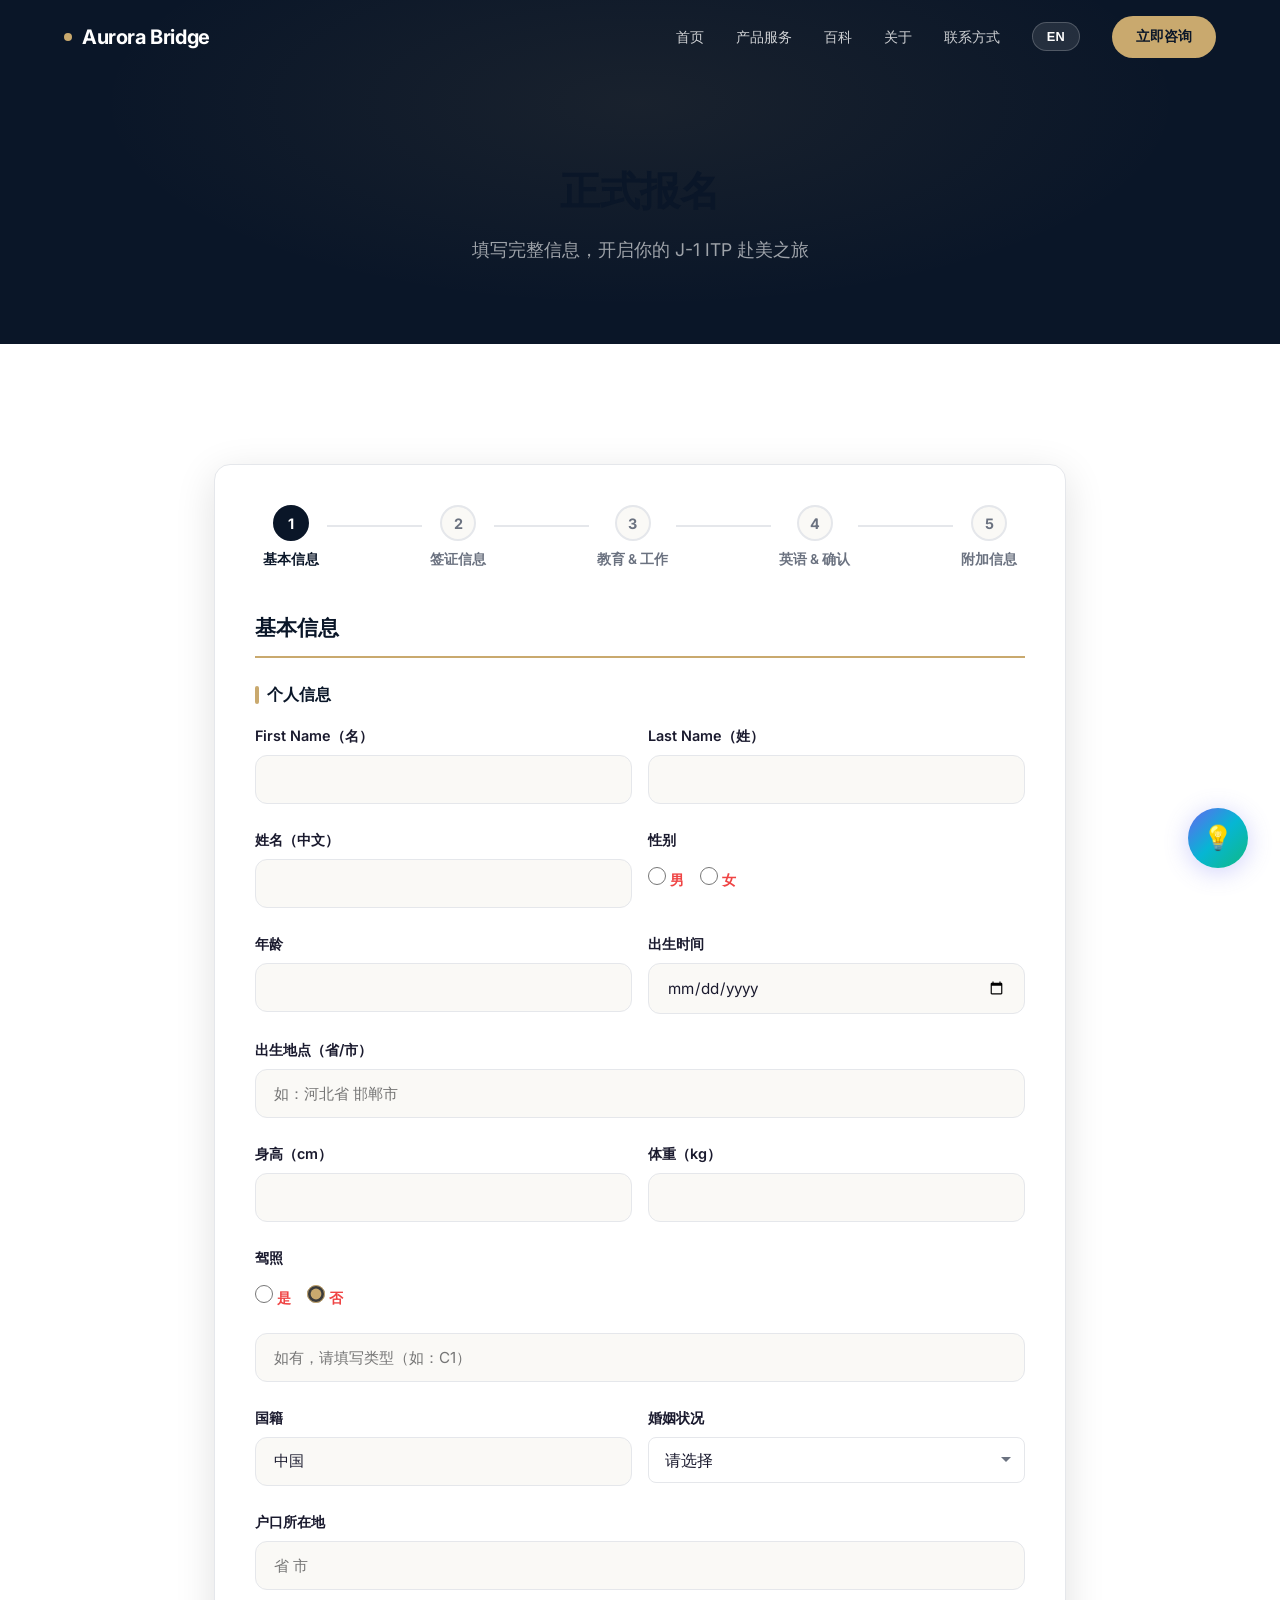
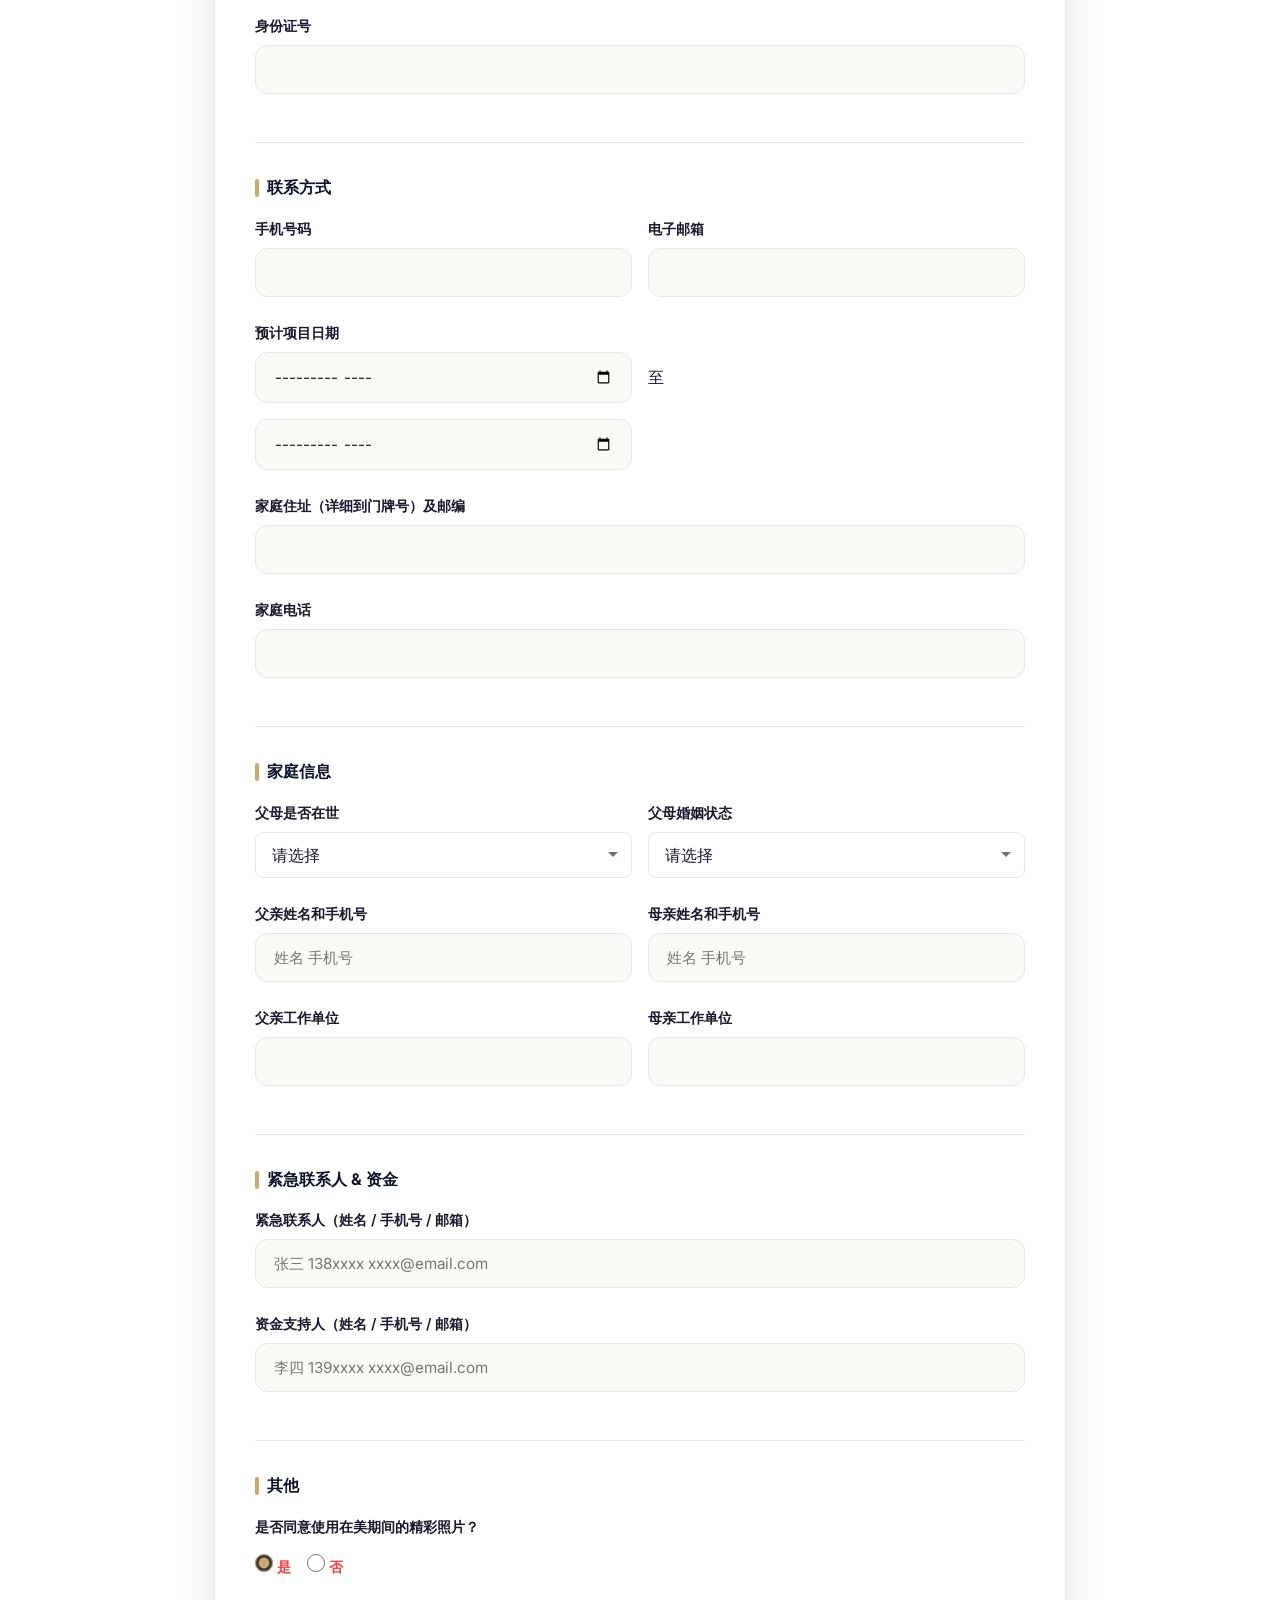
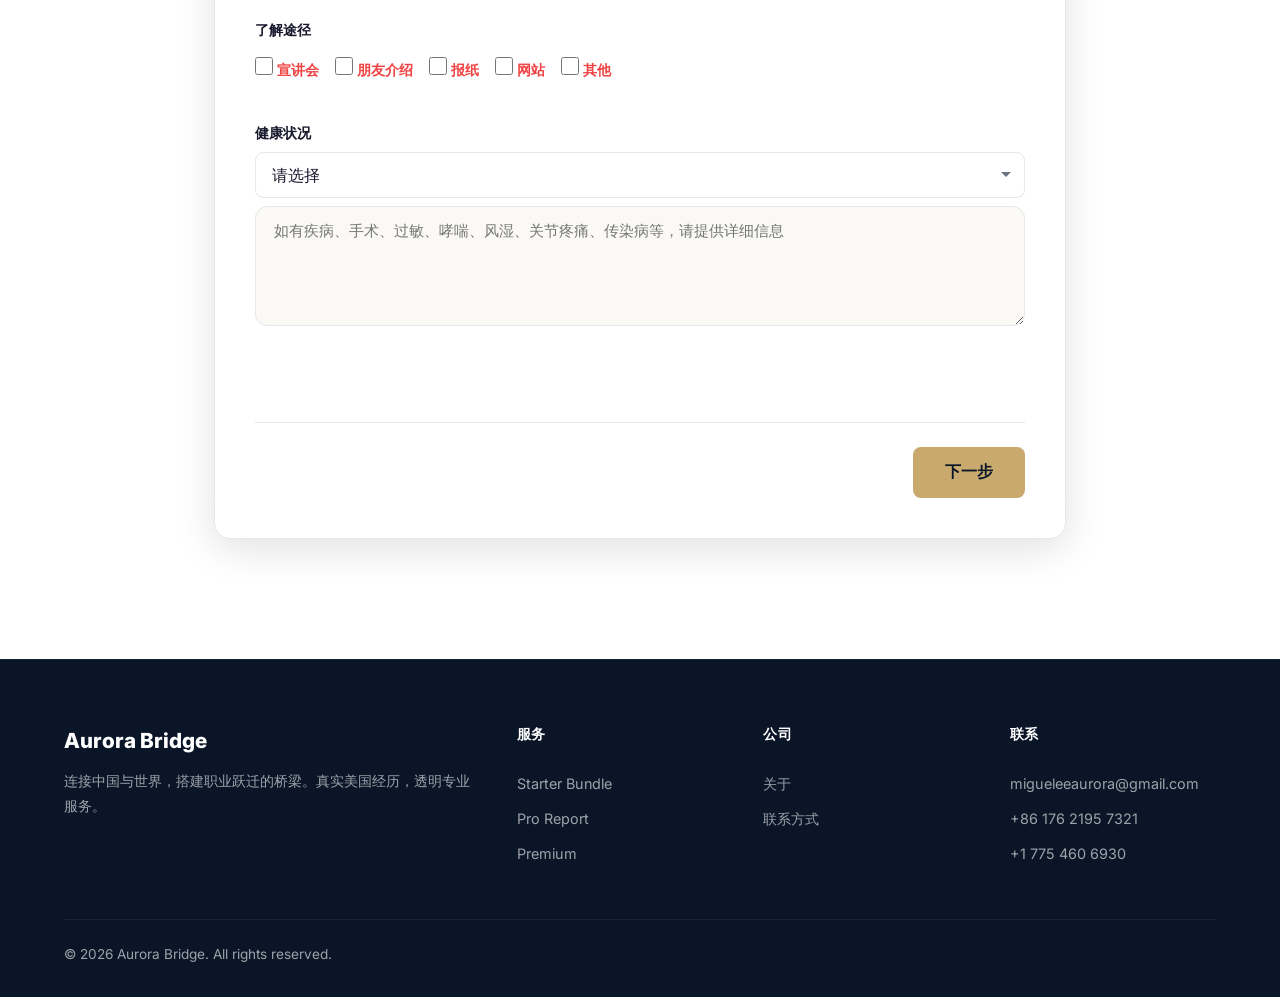
<file: register.html>
<!DOCTYPE html>
<html lang="zh">
<head>
  <meta charset="UTF-8">
  <meta name="viewport" content="width=device-width, initial-scale=1.0">
  <meta name="description" content="Complete your J-1 ITP application registration with Aurora Bridge. Full application form for the U.S. Intern/Trainee Program.">
  <title>Application Registration — Aurora Bridge</title>
  <link rel="stylesheet" href="css/styles.css">
  <link rel="icon" href="data:image/svg+xml,<svg xmlns='http://www.w3.org/2000/svg' viewBox='0 0 100 100'><text y='.9em' font-size='90'>🌉</text></svg>">
  <script async src="https://www.googletagmanager.com/gtag/js?id=G-YEW8C3ERGN"></script>
  <script>
    window.dataLayer = window.dataLayer || [];
    function gtag(){dataLayer.push(arguments);}
    gtag('js', new Date());
    gtag('config', 'G-YEW8C3ERGN');
  </script>

</head>
<body>

  <nav class="nav scrolled">
    <div class="nav-inner">
      <a href="index.html" class="nav-logo">
        <span class="nav-logo-dot"></span>
        Aurora Bridge
      </a>
      <div class="nav-links">
        <a href="index.html" data-i18n="nav.home">首页</a>
        <a href="products.html">产品服务</a>
        <a href="guide.html">百科</a>
        <a href="about.html" data-i18n="nav.about">关于</a>
        <a href="contact.html" data-i18n="nav.contact">联系方式</a>
        <button id="nav-lang" class="nav-lang" onclick="toggleLang()">EN</button>
        <a href="consult.html" class="nav-cta" data-i18n="nav.consult">立即咨询</a>
      </div>
      <button class="nav-toggle" aria-label="Menu">
        <span></span><span></span><span></span>
      </button>
    </div>
  </nav>

  <section class="page-hero">
    <div class="container">
      <h1 class="page-hero-title" data-i18n="register.page.title">正式报名</h1>
      <p class="page-hero-desc" data-i18n="register.page.subtitle">填写完整信息，开启你的 J-1 ITP 赴美之旅</p>
    </div>
  </section>

  <section class="section section-light">
    <div class="container-narrow">
      <div class="register-form-card animate-on-scroll">

        <!-- Progress Bar -->
        <div class="register-progress">
          <div class="register-progress-step active" data-step="1">
            <div class="register-progress-num">1</div>
            <span data-i18n="register.tab1">基本信息</span>
          </div>
          <div class="register-progress-line"></div>
          <div class="register-progress-step" data-step="2">
            <div class="register-progress-num">2</div>
            <span data-i18n="register.tab2">签证信息</span>
          </div>
          <div class="register-progress-line"></div>
          <div class="register-progress-step" data-step="3">
            <div class="register-progress-num">3</div>
            <span data-i18n="register.tab3">教育 & 工作</span>
          </div>
          <div class="register-progress-line"></div>
          <div class="register-progress-step" data-step="4">
            <div class="register-progress-num">4</div>
            <span data-i18n="register.tab4">英语 & 确认</span>
          </div>
          <div class="register-progress-line"></div>
          <div class="register-progress-step" data-step="5">
            <div class="register-progress-num">5</div>
            <span data-i18n="register.tab5">附加信息</span>
          </div>
        </div>

        <!-- Form -->
        <form id="register-form">
          <input type="hidden" name="form_type" value="registration">

          <!-- TAB 1: Basic Info -->
          <div class="register-tab active" data-tab="1">
            <h3 class="register-tab-title" data-i18n="register.tab1.title">基本信息</h3>

            <div class="register-field-group">
              <h4 data-i18n="register.group.personal">个人信息</h4>
              <div class="form-row">
                <div class="form-group">
                  <label data-i18n="register.firstName">First Name（名）<span>*</span></label>
                  <input type="text" name="firstName" class="form-input" required>
                </div>
                <div class="form-group">
                  <label data-i18n="register.lastName">Last Name（姓）<span>*</span></label>
                  <input type="text" name="lastName" class="form-input" required>
                </div>
              </div>
              <div class="form-row">
                <div class="form-group">
                  <label data-i18n="register.fullName">姓名（中文）<span>*</span></label>
                  <input type="text" name="fullName" class="form-input" required>
                </div>
                <div class="form-group">
                  <label data-i18n="register.gender">性别 <span>*</span></label>
                  <div class="radio-group">
                    <label class="radio-label"><input type="radio" name="gender" value="male" required> <span data-i18n="register.gender.male">男</span></label>
                    <label class="radio-label"><input type="radio" name="gender" value="female"> <span data-i18n="register.gender.female">女</span></label>
                  </div>
                </div>
              </div>
              <div class="form-row">
                <div class="form-group">
                  <label data-i18n="register.age">年龄</label>
                  <input type="number" name="age" class="form-input" min="18" max="60">
                </div>
                <div class="form-group">
                  <label data-i18n="register.birthDate">出生时间 <span>*</span></label>
                  <input type="date" name="birthDate" class="form-input" required>
                </div>
              </div>
              <div class="form-group">
                <label data-i18n="register.birthPlace">出生地点（省/市）<span>*</span></label>
                <input type="text" name="birthPlace" class="form-input" placeholder="如：河北省 邯郸市" required>
              </div>
              <div class="form-row">
                <div class="form-group">
                  <label data-i18n="register.height">身高（cm）</label>
                  <input type="number" name="height" class="form-input" min="100" max="250">
                </div>
                <div class="form-group">
                  <label data-i18n="register.weight">体重（kg）</label>
                  <input type="number" name="weight" class="form-input" min="30" max="200">
                </div>
              </div>
              <div class="form-group">
                <label data-i18n="register.license">驾照</label>
                <div class="radio-group">
                  <label class="radio-label"><input type="radio" name="hasLicense" value="yes"> <span data-i18n="register.yes">有</span></label>
                  <label class="radio-label"><input type="radio" name="hasLicense" value="no" checked> <span data-i18n="register.no">无</span></label>
                </div>
                <input type="text" name="licenseType" class="form-input" placeholder="如有，请填写类型（如：C1）" style="margin-top:8px">
              </div>
              <div class="form-row">
                <div class="form-group">
                  <label data-i18n="register.nationality">国籍 <span>*</span></label>
                  <input type="text" name="nationality" class="form-input" value="中国" required>
                </div>
                <div class="form-group">
                  <label data-i18n="register.marital">婚姻状况 <span>*</span></label>
                  <select name="marital" class="form-select" required>
                    <option value="" data-i18n="register.select">请选择</option>
                    <option value="single" data-i18n="register.marital.single">单身</option>
                    <option value="married" data-i18n="register.marital.married">已婚</option>
                    <option value="divorced" data-i18n="register.marital.divorced">离婚</option>
                  </select>
                </div>
              </div>
              <div class="form-group">
                <label data-i18n="register.hukou">户口所在地 <span>*</span></label>
                <input type="text" name="hukou" class="form-input" placeholder="省 市" required>
              </div>
              <div class="form-group">
                <label data-i18n="register.idCard">身份证号 <span>*</span></label>
                <input type="text" name="idCard" class="form-input" required>
              </div>
            </div>

            <div class="register-field-group">
              <h4 data-i18n="register.group.contact">联系方式</h4>
              <div class="form-row">
                <div class="form-group">
                  <label data-i18n="register.mobile">手机号码 <span>*</span></label>
                  <input type="tel" name="mobile" class="form-input" required>
                </div>
                <div class="form-group">
                  <label data-i18n="register.email">电子邮箱 <span>*</span></label>
                  <input type="email" name="email" class="form-input" required>
                </div>
              </div>
              <div class="form-group">
                <label data-i18n="register.programDates">预计项目日期 <span>*</span></label>
                <div class="form-row">
                  <input type="month" name="startDate" class="form-input" placeholder="开始" required>
                  <span style="align-self:center">至</span>
                  <input type="month" name="endDate" class="form-input" placeholder="结束" required>
                </div>
              </div>
              <div class="form-group">
                <label data-i18n="register.address">家庭住址（详细到门牌号）及邮编 <span>*</span></label>
                <input type="text" name="address" class="form-input" required>
              </div>
              <div class="form-group">
                <label data-i18n="register.homePhone">家庭电话</label>
                <input type="tel" name="homePhone" class="form-input">
              </div>
            </div>

            <div class="register-field-group">
              <h4 data-i18n="register.group.family">家庭信息</h4>
              <div class="form-row">
                <div class="form-group">
                  <label data-i18n="register.parentsAlive">父母是否在世 <span>*</span></label>
                  <select name="parentsAlive" class="form-select" required>
                    <option value="" data-i18n="register.select">请选择</option>
                    <option value="both" data-i18n="register.parentsAlive.both">均在世</option>
                    <option value="father" data-i18n="register.parentsAlive.father">父亲去世</option>
                    <option value="mother" data-i18n="register.parentsAlive.mother">母亲去世</option>
                  </select>
                </div>
                <div class="form-group">
                  <label data-i18n="register.parentsMarital">父母婚姻状态 <span>*</span></label>
                  <select name="parentsMarital" class="form-select" required>
                    <option value="" data-i18n="register.select">请选择</option>
                    <option value="normal" data-i18n="register.parentsMarital.normal">正常</option>
                    <option value="divorced" data-i18n="register.parentsMarital.divorced">离婚</option>
                  </select>
                </div>
              </div>
              <div class="form-row">
                <div class="form-group">
                  <label data-i18n="register.fatherInfo">父亲姓名和手机号</label>
                  <input type="text" name="fatherInfo" class="form-input" placeholder="姓名 手机号">
                </div>
                <div class="form-group">
                  <label data-i18n="register.motherInfo">母亲姓名和手机号</label>
                  <input type="text" name="motherInfo" class="form-input" placeholder="姓名 手机号">
                </div>
              </div>
              <div class="form-row">
                <div class="form-group">
                  <label data-i18n="register.fatherJob">父亲工作单位</label>
                  <input type="text" name="fatherJob" class="form-input">
                </div>
                <div class="form-group">
                  <label data-i18n="register.motherJob">母亲工作单位</label>
                  <input type="text" name="motherJob" class="form-input">
                </div>
              </div>
            </div>

            <div class="register-field-group">
              <h4 data-i18n="register.group.emergency">紧急联系人 & 资金</h4>
              <div class="form-group">
                <label data-i18n="register.emergency">紧急联系人（姓名 / 手机号 / 邮箱）</label>
                <input type="text" name="emergency" class="form-input" placeholder="张三 138xxxx xxxx@email.com">
              </div>
              <div class="form-group">
                <label data-i18n="register.funding">资金支持人（姓名 / 手机号 / 邮箱）</label>
                <input type="text" name="funding" class="form-input" placeholder="李四 139xxxx xxxx@email.com">
              </div>
            </div>

            <div class="register-field-group">
              <h4 data-i18n="register.group.other">其他</h4>
              <div class="form-group">
                <label data-i18n="register.photoConsent">是否同意使用在美期间的精彩照片？</label>
                <div class="radio-group">
                  <label class="radio-label"><input type="radio" name="photoConsent" value="yes" checked> <span data-i18n="register.yes">是</span></label>
                  <label class="radio-label"><input type="radio" name="photoConsent" value="no"> <span data-i18n="register.no">否</span></label>
                </div>
              </div>
              <div class="form-group">
                <label data-i18n="register.source">了解途径</label>
                <div class="checkbox-group">
                  <label class="checkbox-label"><input type="checkbox" name="source" value="lecture"> <span data-i18n="register.source.lecture">宣讲会</span></label>
                  <label class="checkbox-label"><input type="checkbox" name="source" value="friend"> <span data-i18n="register.source.friend">朋友介绍</span></label>
                  <label class="checkbox-label"><input type="checkbox" name="source" value="newspaper"> <span data-i18n="register.source.newspaper">报纸</span></label>
                  <label class="checkbox-label"><input type="checkbox" name="source" value="website"> <span data-i18n="register.source.website">网站</span></label>
                  <label class="checkbox-label"><input type="checkbox" name="source" value="other"> <span data-i18n="register.source.other">其他</span></label>
                </div>
              </div>
              <div class="form-group">
                <label data-i18n="register.health">健康状况 <span>*</span></label>
                <select name="health" class="form-select" required>
                  <option value="" data-i18n="register.select">请选择</option>
                  <option value="excellent" data-i18n="register.health.excellent">优</option>
                  <option value="good" data-i18n="register.health.good">良</option>
                  <option value="fair" data-i18n="register.health.fair">一般</option>
                  <option value="poor" data-i18n="register.health.poor">差</option>
                </select>
                <textarea name="healthDetail" class="form-textarea" style="margin-top:8px" placeholder="如有疾病、手术、过敏、哮喘、风湿、关节疼痛、传染病等，请提供详细信息"></textarea>
              </div>
            </div>
          </div>

          <!-- TAB 2: Visa Info -->
          <div class="register-tab" data-tab="2">
            <h3 class="register-tab-title" data-i18n="register.tab2.title">签证信息</h3>

            <div class="register-field-group">
              <h4 data-i18n="register.group.passport">护照信息</h4>
              <div class="form-row">
                <div class="form-group">
                  <label data-i18n="register.passportNum">护照编号 <span>*</span></label>
                  <input type="text" name="passportNum" class="form-input" required>
                </div>
                <div class="form-group">
                  <label data-i18n="register.passportPlace">护照颁发地点 <span>*</span></label>
                  <input type="text" name="passportPlace" class="form-input" required>
                </div>
              </div>
              <div class="form-row">
                <div class="form-group">
                  <label data-i18n="register.passportIssue">护照颁发时间 <span>*</span></label>
                  <input type="date" name="passportIssue" class="form-input" required>
                </div>
                <div class="form-group">
                  <label data-i18n="register.passportExpiry">护照过期时间 <span>*</span></label>
                  <input type="date" name="passportExpiry" class="form-input" required>
                </div>
              </div>
              <div class="form-group">
                <label data-i18n="register.passportLost">是否曾遗失或被盗过护照？</label>
                <div class="radio-group">
                  <label class="radio-label"><input type="radio" name="passportLost" value="yes"> <span data-i18n="register.yes">是</span></label>
                  <label class="radio-label"><input type="radio" name="passportLost" value="no" checked> <span data-i18n="register.no">否</span></label>
                </div>
              </div>
            </div>

            <div class="register-field-group">
              <h4 data-i18n="register.group.usVisa">美国签证历史</h4>
              <div class="form-group">
                <label data-i18n="register.hasAppliedUS">是否申请过美国签证？</label>
                <div class="radio-group">
                  <label class="radio-label"><input type="radio" name="hasAppliedUS" value="yes"> <span data-i18n="register.yes">是</span></label>
                  <label class="radio-label"><input type="radio" name="hasAppliedUS" value="no" checked> <span data-i18n="register.no">否</span></label>
                </div>
              </div>
              <div class="conditional-fields" id="us-visa-fields" style="display:none">
                <div class="form-row">
                  <div class="form-group">
                    <label data-i18n="register.usVisaWhen">何时申请</label>
                    <input type="text" name="usVisaWhen" class="form-input" placeholder="如：2023年5月">
                  </div>
                  <div class="form-group">
                    <label data-i18n="register.usVisaWhere">何地申请</label>
                    <input type="text" name="usVisaWhere" class="form-input" placeholder="如：北京">
                  </div>
                </div>
                <div class="form-group">
                  <label data-i18n="register.usVisaGot">是否获得签证？</label>
                  <div class="radio-group">
                    <label class="radio-label"><input type="radio" name="usVisaGot" value="yes"> <span data-i18n="register.yes">是</span></label>
                    <label class="radio-label"><input type="radio" name="usVisaGot" value="no"> <span data-i18n="register.no">否</span></label>
                  </div>
                </div>
                <div class="form-group">
                  <label data-i18n="register.usVisaType">签证类型</label>
                  <input type="text" name="usVisaType" class="form-input" placeholder="如：B1/B2">
                </div>
              </div>
              <div class="form-group">
                <label data-i18n="register.hasDenied">是否被拒签过？</label>
                <div class="radio-group">
                  <label class="radio-label"><input type="radio" name="hasDenied" value="yes"> <span data-i18n="register.yes">是</span></label>
                  <label class="radio-label"><input type="radio" name="hasDenied" value="no" checked> <span data-i18n="register.no">否</span></label>
                </div>
                <textarea name="denyReason" class="form-textarea" style="margin-top:8px;display:none" placeholder="拒签原因"></textarea>
              </div>
            </div>

            <div class="register-field-group">
              <h4 data-i18n="register.group.travel">旅行历史</h4>
              <div class="form-group">
                <label data-i18n="register.hasBeenUS">是否到过美国？</label>
                <div class="radio-group">
                  <label class="radio-label"><input type="radio" name="hasBeenUS" value="yes"> <span data-i18n="register.yes">是</span></label>
                  <label class="radio-label"><input type="radio" name="hasBeenUS" value="no" checked> <span data-i18n="register.no">否</span></label>
                </div>
              </div>
              <div class="conditional-fields" id="us-visit-fields" style="display:none">
                <div class="form-row">
                  <div class="form-group">
                    <label data-i18n="register.usVisitWhen">何时</label>
                    <input type="text" name="usVisitWhen" class="form-input">
                  </div>
                  <div class="form-group">
                    <label data-i18n="register.usVisitDuration">逗留了多久</label>
                    <input type="text" name="usVisitDuration" class="form-input">
                  </div>
                </div>
              </div>
              <div class="form-group">
                <label data-i18n="register.hasRelativesUS">是否有亲属在美国？</label>
                <div class="radio-group">
                  <label class="radio-label"><input type="radio" name="hasRelativesUS" value="yes"> <span data-i18n="register.yes">是</span></label>
                  <label class="radio-label"><input type="radio" name="hasRelativesUS" value="no" checked> <span data-i18n="register.no">否</span></label>
                </div>
                <input type="text" name="relativesUS" class="form-input" style="margin-top:8px;display:none" placeholder="请注明姓名和关系">
              </div>
              <div class="form-group">
                <label data-i18n="register.countries5yr">五年内曾进入的所有国家/地区</label>
                <textarea name="countries5yr" class="form-textarea" placeholder="格式：年份 国家（如：2022 日本；2023 泰国）"></textarea>
              </div>
            </div>
          </div>

          <!-- TAB 3: Education & Work -->
          <div class="register-tab" data-tab="3">
            <h3 class="register-tab-title" data-i18n="register.tab3.title">教育 & 工作</h3>

            <div class="register-field-group">
              <h4 data-i18n="register.group.education">学校信息</h4>
              <div class="form-group">
                <label data-i18n="register.schoolName">学校名称 <span>*</span></label>
                <input type="text" name="schoolName" class="form-input" required>
              </div>
              <div class="form-group">
                <label data-i18n="register.schoolAddress">学校地址及邮编 <span>*</span></label>
                <input type="text" name="schoolAddress" class="form-input" placeholder="省 市 区 街道 邮编" required>
              </div>
              <div class="form-group">
                <label data-i18n="register.schoolPhone">学校电话</label>
                <input type="tel" name="schoolPhone" class="form-input">
              </div>
              <div class="form-row">
                <div class="form-group">
                  <label data-i18n="register.department">所在院系 <span>*</span></label>
                  <input type="text" name="department" class="form-input" required>
                </div>
                <div class="form-group">
                  <label data-i18n="register.duration">学制（年）<span>*</span></label>
                  <input type="number" name="duration" class="form-input" min="1" max="10" required>
                </div>
              </div>
              <div class="form-group">
                <label data-i18n="register.major">所学专业 <span>*</span></label>
                <input type="text" name="major" class="form-input" required>
              </div>
            </div>

            <div class="register-field-group">
              <h4 data-i18n="register.group.work">工作/兼职信息</h4>
              <div class="form-group">
                <label data-i18n="register.companyName">公司名称</label>
                <input type="text" name="companyName" class="form-input">
              </div>
              <div class="form-group">
                <label data-i18n="register.companyAddress">公司地址</label>
                <input type="text" name="companyAddress" class="form-input">
              </div>
              <div class="form-group">
                <label data-i18n="register.companyContact">公司联系人姓名</label>
                <input type="text" name="companyContact" class="form-input">
              </div>
              <div class="form-row">
                <div class="form-group">
                  <label data-i18n="register.jobTitle">职位</label>
                  <input type="text" name="jobTitle" class="form-input">
                </div>
                <div class="form-group">
                  <label data-i18n="register.jobDesc">职位简单描述</label>
                  <input type="text" name="jobDesc" class="form-input">
                </div>
              </div>
            </div>
          </div>

          <!-- TAB 4: English & Confirm -->
          <div class="register-tab" data-tab="4">
            <h3 class="register-tab-title" data-i18n="register.tab4.title">英语能力 & 确认</h3>

            <div class="register-field-group">
              <h4 data-i18n="register.group.english">英语能力</h4>
              <div class="form-row">
                <div class="form-group">
                  <label data-i18n="register.englishYears">学习英语时间（年）</label>
                  <input type="number" name="englishYears" class="form-input" min="0" max="30">
                </div>
                <div class="form-group">
                  <label data-i18n="register.englishLevel">英语程度 <span>*</span></label>
                  <select name="englishLevel" class="form-select" required>
                    <option value="" data-i18n="register.select">请选择</option>
                    <option value="beginner" data-i18n="register.english.beginner">初级</option>
                    <option value="intermediate" data-i18n="register.english.intermediate">中级</option>
                    <option value="upper" data-i18n="register.english.upper">中高级</option>
                    <option value="advanced" data-i18n="register.english.advanced">高级</option>
                    <option value="fluent" data-i18n="register.english.fluent">流利</option>
                  </select>
                </div>
              </div>
            </div>

            <div class="register-field-group">
              <h4 data-i18n="register.group.confirm">确认 & 签名</h4>
              <div class="form-group">
                <label class="checkbox-label" style="font-size:1rem;line-height:1.6">
                  <input type="checkbox" name="confirmTruth" value="yes" required>
                  <span data-i18n="register.confirmTruth">以上内容均属实，如有虚假或填写不清，可能导致签证拒签，所引起的后果由本人承担。</span>
                </label>
              </div>
              <div class="form-row">
                <div class="form-group">
                  <label data-i18n="register.signature">申请人签名 <span>*</span></label>
                  <input type="text" name="signature" class="form-input" placeholder="请输入姓名" required>
                </div>
                <div class="form-group">
                  <label data-i18n="register.signDate">填表日期 <span>*</span></label>
                  <input type="date" name="signDate" class="form-input" required>
                </div>
              </div>
            </div>
          </div>

          <!-- TAB 5: Additional Info (from 登记表) -->
          <div class="register-tab" data-tab="5">
            <h3 class="register-tab-title" data-i18n="register.tab5.title">附加信息</h3>

            <div class="register-field-group">
              <h4 data-i18n="register.group.eduDetail">教育详情（补充登记表）</h4>
              <div class="form-row">
                <div class="form-group">
                  <label data-i18n="register.highestEdu">最终学历 <span>*</span></label>
                  <select name="highestEdu" class="form-select" required>
                    <option value="" data-i18n="register.select">请选择</option>
                    <option value="highschool" data-i18n="register.edu.highschool">高中</option>
                    <option value="associate" data-i18n="register.edu.associate">大专</option>
                    <option value="bachelor" data-i18n="register.edu.bachelor">本科</option>
                    <option value="master" data-i18n="register.edu.master">硕士</option>
                    <option value="doctorate" data-i18n="register.edu.doctorate">博士</option>
                  </select>
                </div>
                <div class="form-group">
                  <label data-i18n="register.graduationYear">毕业年份 <span>*</span></label>
                  <input type="number" name="graduationYear" class="form-input" min="2000" max="2030" required>
                </div>
              </div>
              <div class="form-row">
                <div class="form-group">
                  <label data-i18n="register.artsScience">文理分类</label>
                  <select name="artsScience" class="form-select">
                    <option value="" data-i18n="register.select">请选择</option>
                    <option value="arts" data-i18n="register.edu.arts">文科</option>
                    <option value="science" data-i18n="register.edu.science">理科</option>
                    <option value="comprehensive" data-i18n="register.edu.comprehensive">综合</option>
                  </select>
                </div>
                <div class="form-group">
                  <label data-i18n="register.diploma">学位证书</label>
                  <select name="diploma" class="form-select">
                    <option value="" data-i18n="register.select">请选择</option>
                    <option value="yes" data-i18n="register.yes">已获得</option>
                    <option value="no" data-i18n="register.no">未获得</option>
                    <option value="pending" data-i18n="register.edu.pending">在读/待发</option>
                  </select>
                </div>
              </div>
            </div>

            <div class="register-field-group">
              <h4 data-i18n="register.group.eduHistory">学习经历（从小学开始至最终学历）</h4>
              <p style="font-size:0.8rem;color:var(--color-text-light);margin-bottom:16px" data-i18n="register.eduHistory.hint">请按时间顺序填写各阶段教育经历</p>
              <div class="form-group">
                <label data-i18n="register.eduHistory.primary">小学</label>
                <div class="form-row form-row-3">
                  <input type="text" name="primarySchool" class="form-input" placeholder="学校名称">
                  <input type="text" name="primarySchoolAddr" class="form-input" placeholder="学校地址">
                  <input type="text" name="primaryYears" class="form-input" placeholder="如：2008-2014">
                </div>
              </div>
              <div class="form-group">
                <label data-i18n="register.eduHistory.middle">初中</label>
                <div class="form-row form-row-3">
                  <input type="text" name="middleSchool" class="form-input" placeholder="学校名称">
                  <input type="text" name="middleSchoolAddr" class="form-input" placeholder="学校地址">
                  <input type="text" name="middleYears" class="form-input" placeholder="如：2014-2017">
                </div>
              </div>
              <div class="form-group">
                <label data-i18n="register.eduHistory.high">高中</label>
                <div class="form-row form-row-3">
                  <input type="text" name="highSchool" class="form-input" placeholder="学校名称">
                  <input type="text" name="highSchoolAddr" class="form-input" placeholder="学校地址">
                  <input type="text" name="highYears" class="form-input" placeholder="如：2017-2020">
                </div>
              </div>
              <div class="form-group">
                <label data-i18n="register.eduHistory.college">大学/大专</label>
                <div class="form-row form-row-3">
                  <input type="text" name="collegeSchool" class="form-input" placeholder="学校名称">
                  <input type="text" name="collegeSchoolAddr" class="form-input" placeholder="学校地址">
                  <input type="text" name="collegeYears" class="form-input" placeholder="如：2020-2024">
                </div>
              </div>
            </div>

            <div class="register-field-group">
              <h4 data-i18n="register.group.englishTests">英语测试成绩</h4>
              <p style="font-size:0.8rem;color:var(--color-text-light);margin-bottom:16px" data-i18n="register.englishTests.hint">如有以下考试成绩，请填写（非必填）</p>
              <div class="form-row">
                <div class="form-group">
                  <label data-i18n="register.testCET">大学英语四六级</label>
                  <input type="text" name="testCET" class="form-input" placeholder="如：CET-4 550分">
                </div>
                <div class="form-group">
                  <label data-i18n="register.testIELTS">IELTS 雅思</label>
                  <input type="text" name="testIELTS" class="form-input" placeholder="如：6.5">
                </div>
              </div>
              <div class="form-row">
                <div class="form-group">
                  <label data-i18n="register.testTOEFL">TOEFL 托福</label>
                  <input type="text" name="testTOEFL" class="form-input" placeholder="如：90">
                </div>
                <div class="form-group">
                  <label data-i18n="register.testOther">其他英语考试</label>
                  <input type="text" name="testOther" class="form-input" placeholder="如：TEM-4 良好">
                </div>
              </div>
            </div>

            <div class="register-field-group">
              <h4 data-i18n="register.group.preferences">项目偏好</h4>
              <p style="font-size:0.8rem;color:var(--color-text-light);margin-bottom:16px" data-i18n="register.preferences.hint">在选择 J-1 ITP 项目时，以下因素对你有多重要？（多选）</p>
              <div class="checkbox-group" style="display:grid;grid-template-columns:1fr 1fr;gap:12px">
                <label class="checkbox-label"><input type="checkbox" name="preference" value="location"> <span data-i18n="register.pref.location">工作地点</span></label>
                <label class="checkbox-label"><input type="checkbox" name="preference" value="salary"> <span data-i18n="register.pref.salary">薪资待遇</span></label>
                <label class="checkbox-label"><input type="checkbox" name="preference" value="housing"> <span data-i18n="register.pref.housing">住宿安排</span></label>
                <label class="checkbox-label"><input type="checkbox" name="preference" value="sponsor"> <span data-i18n="register.pref.sponsor">Sponsor 知名度</span></label>
                <label class="checkbox-label"><input type="checkbox" name="preference" value="position"> <span data-i18n="register.pref.position">岗位匹配度</span></label>
                <label class="checkbox-label"><input type="checkbox" name="preference" value="duration"> <span data-i18n="register.pref.duration">项目时长</span></label>
                <label class="checkbox-label"><input type="checkbox" name="preference" value="culture"> <span data-i18n="register.pref.culture">文化交流机会</span></label>
                <label class="checkbox-label"><input type="checkbox" name="preference" value="career"> <span data-i18n="register.pref.career">职业发展前景</span></label>
                <label class="checkbox-label"><input type="checkbox" name="preference" value="cost"> <span data-i18n="register.pref.cost">项目费用</span></label>
                <label class="checkbox-label"><input type="checkbox" name="preference" value="support"> <span data-i18n="register.pref.support">落地后支持</span></label>
              </div>
            </div>

            <div class="register-field-group">
              <h4 data-i18n="register.group.notes">补充说明</h4>
              <div class="form-group">
                <label data-i18n="register.additionalNotes">其他你想告诉我们的信息</label>
                <textarea name="additionalNotes" class="form-textarea" style="min-height:100px" placeholder="例如：特殊技能、获奖经历、为什么想去美国、对项目的期待、任何其他需要说明的情况"></textarea>
              </div>
            </div>
          </div>

          <!-- Navigation Buttons -->
          <div class="register-nav">
            <button type="button" class="register-btn register-btn-prev" id="btn-prev" style="visibility:hidden" data-i18n="register.btn.prev">上一步</button>
            <button type="button" class="register-btn register-btn-next" id="btn-next" data-i18n="register.btn.next">下一步</button>
            <button type="submit" class="register-btn register-btn-submit" id="btn-submit" style="display:none" data-i18n="register.btn.submit">提交报名</button>
          </div>
        </form>

        <!-- Success State -->
        <div class="form-success" id="register-success">
          <div class="form-success-icon">✅</div>
          <h3 data-i18n="register.success.title">报名已提交！</h3>
          <p data-i18n="register.success.desc">我们将在 24 小时内审核你的报名信息，并通过邮箱或微信联系你。你也可以先扫码添加 Miguel 微信，更快获得回复。</p>
          <div style="display:flex;justify-content:center;margin-top:16px;gap:24px">
            <div class="qr-card">
              <img src="assets/images/wechat-qr.jpg" alt="WeChat QR" style="width:120px;height:120px;object-fit:cover;border-radius:8px;margin:0 auto 8px">
              <div class="qr-label" style="font-size:0.85rem">微信：海乐 Miguel</div>
            </div>
          </div>
          <div style="text-align:center;margin-top:24px">
            <a href="index.html" class="btn btn-primary" data-i18n="register.btn.backHome">返回首页</a>
          </div>
        </div>
      </div>
    </div>
  </section>

  <footer class="footer">
    <div class="container">
      <div class="footer-grid">
        <div class="footer-brand">
          <h3>Aurora Bridge</h3>
          <p data-i18n="footer.brand.desc">连接中国与世界，搭建职业跃迁的桥梁。真实美国经历，透明专业服务。</p>
        </div>
        <div class="footer-col">
          <h4 data-i18n="footer.services">服务</h4>
          <a href="product-detail.html?id=starter-bundle">Starter Bundle</a>
          <a href="product-detail.html?id=pro-report">Pro Report</a>
          <a href="product-detail.html?id=premium-landing">Premium</a>
        </div>
        <div class="footer-col">
          <h4 data-i18n="footer.company">公司</h4>
          <a href="about.html" data-i18n="nav.about">关于</a>
          <a href="contact.html" data-i18n="nav.contact">联系方式</a>
        </div>
        <div class="footer-col">
          <h4 data-i18n="footer.contact">联系</h4>
          <a href="mailto:migueleeaurora@gmail.com">migueleeaurora@gmail.com</a>
          <a href="tel:+8617621957321">+86 176 2195 7321</a>
          <a href="tel:+17754606930">+1 775 460 6930</a>
        </div>
      </div>
      <div class="footer-bottom">
        <span data-i18n="footer.copyright">© 2026 Aurora Bridge. All rights reserved.</span>
      </div>
    </div>
  </footer>

  <button class="back-to-top" onclick="window.scrollTo({top:0,behavior:'smooth'})">↑</button>

  <script src="js/i18n.js"></script>
  <script src="js/products.js"></script>
  <script src="js/knowledge-base.js"></script>
  <script src="js/ai-assistant.js"></script>
  <script src="js/app.js"></script>
  <script>
  // Register form tab navigation
  (function() {
    let currentTab = 1;
    const totalTabs = 5;
    const form = document.getElementById('register-form');
    const prevBtn = document.getElementById('btn-prev');
    const nextBtn = document.getElementById('btn-next');
    const submitBtn = document.getElementById('btn-submit');

    function showTab(n) {
      document.querySelectorAll('.register-tab').forEach(tab => {
        tab.classList.toggle('active', parseInt(tab.dataset.tab) === n);
      });
      document.querySelectorAll('.register-progress-step').forEach(step => {
        const stepNum = parseInt(step.dataset.step);
        step.classList.toggle('active', stepNum <= n);
        step.classList.toggle('current', stepNum === n);
      });

      prevBtn.style.visibility = n === 1 ? 'hidden' : 'visible';
      if (n === totalTabs) {
        nextBtn.style.display = 'none';
        submitBtn.style.display = 'inline-block';
      } else {
        nextBtn.style.display = 'inline-block';
        submitBtn.style.display = 'none';
      }
      currentTab = n;
      window.scrollTo({top: 0, behavior: 'smooth'});
    }

    nextBtn.addEventListener('click', () => {
      if (currentTab < totalTabs) showTab(currentTab + 1);
    });
    prevBtn.addEventListener('click', () => {
      if (currentTab > 1) showTab(currentTab - 1);
    });

    // Conditional fields
    document.querySelectorAll('input[name="hasAppliedUS"]').forEach(r => {
      r.addEventListener('change', function() {
        document.getElementById('us-visa-fields').style.display = this.value === 'yes' ? 'block' : 'none';
      });
    });
    document.querySelectorAll('input[name="hasBeenUS"]').forEach(r => {
      r.addEventListener('change', function() {
        document.getElementById('us-visit-fields').style.display = this.value === 'yes' ? 'block' : 'none';
      });
    });
    document.querySelectorAll('input[name="hasDenied"]').forEach(r => {
      r.addEventListener('change', function() {
        document.querySelector('textarea[name="denyReason"]').style.display = this.value === 'yes' ? 'block' : 'none';
      });
    });
    document.querySelectorAll('input[name="hasRelativesUS"]').forEach(r => {
      r.addEventListener('change', function() {
        document.querySelector('input[name="relativesUS"]').style.display = this.value === 'yes' ? 'block' : 'block';
        if (this.value === 'no') document.querySelector('input[name="relativesUS"]').style.display = 'none';
      });
    });

    // Form submission
    form.addEventListener('submit', async function(e) {
      e.preventDefault();
      submitBtn.disabled = true;
      submitBtn.textContent = currentLang === 'zh' ? '提交中...' : 'Submitting...';

      const formData = new FormData(form);
      const data = Object.fromEntries(formData.entries());
      // Handle multi-value checkboxes
      data.source = formData.getAll('source');
      data.preference = formData.getAll('preference');

      try {
        const response = await fetch('https://formspree.io/f/xnjewekr', {
          method: 'POST',
          headers: { 'Content-Type': 'application/json' },
          body: JSON.stringify(data)
        });

        if (response.ok) {
          form.style.display = 'none';
          document.getElementById('register-success').classList.add('active');
        } else {
          throw new Error('Form submission failed');
        }
      } catch (err) {
        console.log('Form data:', data);
        form.style.display = 'none';
        document.getElementById('register-success').classList.add('active');

        const mailtoLink = `mailto:migueleeaurora@gmail.com?subject=Aurora Bridge Registration from ${encodeURIComponent(data.fullName || data.firstName)}&body=${encodeURIComponent(JSON.stringify(data, null, 2))}`;
        window.open(mailtoLink, '_blank');
      }

      submitBtn.disabled = false;
    });
  })();
  </script>
</body>
</html>
</file>
<file: css/styles.css>
/* ============================================================
   Aurora Bridge / 极光桥国际 — Design System v2
   ============================================================ */

/* --- Google Fonts --- */
@import url('https://fonts.googleapis.com/css2?family=Inter:wght@400;500;600;700;800;900&family=Space+Grotesk:wght@400;500;600;700&display=swap');

/* --- CSS Variables --- */
:root {
  /* Colors — Core */
  --color-deep: #0A1628;
  --color-dark: #0F2440;
  --color-mid: #1A3355;
  --color-gold: #C9A96E;
  --color-gold-light: #DBC594;
  --color-gold-glow: rgba(201, 169, 110, 0.3);
  --color-cream: #FAF9F6;
  --color-white: #FFFFFF;
  --color-text: #1A1A2E;
  --color-text-light: #6B7280;
  --color-text-on-dark: #E2E8F0;
  --color-border: #E5E7EB;
  --color-border-light: #F0F0F0;
  --color-success: #10B981;
  --color-error: #EF4444;

  /* Aurora Colors */
  --aurora-1: #0EA5E9;
  --aurora-2: #8B5CF6;
  --aurora-3: #06B6D4;
  --aurora-4: #14B8A6;

  /* New Accents — V2 */
  --accent-electric: #6366F1;
  --accent-cyan: #06B6D4;
  --accent-emerald: #10B981;
  --gradient-aurora: linear-gradient(135deg, #6366F1, #06B6D4, #10B981);
  --gradient-hero: linear-gradient(180deg, #0A1628 0%, #0F2440 40%, #1A3355 100%);
  --glow-purple: rgba(99, 102, 241, 0.15);
  --glow-cyan: rgba(6, 182, 212, 0.12);

  /* Typography */
  --font-sans: "Inter", -apple-system, BlinkMacSystemFont, "SF Pro Display", "Segoe UI", "PingFang SC", "Hiragino Sans GB", "Microsoft YaHei", "Noto Sans SC", sans-serif;
  --font-display: "Space Grotesk", "SF Pro Display", -apple-system, BlinkMacSystemFont, "PingFang SC", "Noto Sans SC", sans-serif;

  /* Spacing */
  --section-padding: 120px 0;
  --container-max: 1200px;
  --container-padding: 0 24px;

  /* Shadows */
  --shadow-sm: 0 1px 3px rgba(0, 0, 0, 0.08);
  --shadow-md: 0 4px 20px rgba(0, 0, 0, 0.10);
  --shadow-lg: 0 10px 40px rgba(0, 0, 0, 0.12);
  --shadow-xl: 0 20px 60px rgba(0, 0, 0, 0.15);
  --shadow-gold: 0 4px 24px rgba(201, 169, 110, 0.25);
  --shadow-glow: 0 0 40px rgba(99, 102, 241, 0.15);

  /* Border Radius */
  --radius-sm: 8px;
  --radius-md: 12px;
  --radius-lg: 20px;
  --radius-xl: 28px;
  --radius-full: 9999px;

  /* Transitions */
  --transition-fast: 0.2s cubic-bezier(0.4, 0, 0.2, 1);
  --transition-base: 0.3s cubic-bezier(0.4, 0, 0.2, 1);
  --transition-slow: 0.6s cubic-bezier(0.4, 0, 0.2, 1);
  --transition-spring: 0.5s cubic-bezier(0.34, 1.56, 0.64, 1);
  --transition-smooth: 0.5s cubic-bezier(0.16, 1, 0.3, 1);
}

/* --- Reset & Base --- */
*, *::before, *::after {
  margin: 0;
  padding: 0;
  box-sizing: border-box;
}

html {
  scroll-behavior: smooth;
  font-size: 16px;
  -webkit-font-smoothing: antialiased;
  -moz-osx-font-smoothing: grayscale;
}

body {
  font-family: var(--font-sans);
  color: var(--color-text);
  background: var(--color-cream);
  line-height: 1.6;
  overflow-x: hidden;
}

a {
  text-decoration: none;
  color: inherit;
}

ul { list-style: none; }

img {
  max-width: 100%;
  height: auto;
  display: block;
}

/* --- Container --- */
.container {
  max-width: var(--container-max);
  margin: 0 auto;
  padding: var(--container-padding);
  width: 100%;
}

.container-narrow {
  max-width: 900px;
  margin: 0 auto;
  padding: var(--container-padding);
}

/* ============================================================
   Navigation
   ============================================================ */

.nav {
  position: fixed;
  top: 0;
  left: 0;
  right: 0;
  z-index: 1000;
  padding: 16px 0;
  transition: var(--transition-base);
}

.nav.scrolled {
  background: rgba(10, 22, 40, 0.85);
  backdrop-filter: blur(20px);
  -webkit-backdrop-filter: blur(20px);
  box-shadow: 0 4px 30px rgba(0, 0, 0, 0.15);
  padding: 10px 0;
}

.nav-inner {
  display: flex;
  align-items: center;
  justify-content: space-between;
  max-width: var(--container-max);
  margin: 0 auto;
  padding: var(--container-padding);
}

.nav-logo {
  display: flex;
  align-items: center;
  gap: 10px;
  font-size: 1.25rem;
  font-weight: 700;
  color: var(--color-white);
  letter-spacing: -0.02em;
}

.nav-logo-dot {
  width: 8px;
  height: 8px;
  background: var(--color-gold);
  border-radius: 50%;
  animation: logoPulse 2s ease-in-out infinite;
}

@keyframes logoPulse {
  0%, 100% { opacity: 1; transform: scale(1); }
  50% { opacity: 0.5; transform: scale(1.5); }
}

.nav-links {
  display: flex;
  align-items: center;
  gap: 32px;
}

.nav-links a {
  color: rgba(255, 255, 255, 0.8);
  font-size: 0.9rem;
  font-weight: 500;
  transition: var(--transition-fast);
  position: relative;
}

.nav-links a:hover,
.nav-links a.active {
  color: var(--color-white);
}

.nav-links a::after {
  content: '';
  position: absolute;
  bottom: -4px;
  left: 0;
  right: 0;
  height: 2px;
  background: var(--color-gold);
  transform: scaleX(0);
  transition: transform var(--transition-base);
}

.nav-links a:hover::after,
.nav-links a.active::after {
  transform: scaleX(1);
}

.nav-lang {
  background: rgba(255, 255, 255, 0.1);
  border: 1px solid rgba(255, 255, 255, 0.2);
  color: var(--color-white);
  padding: 6px 14px;
  border-radius: var(--radius-full);
  font-size: 0.8rem;
  font-weight: 600;
  cursor: pointer;
  transition: var(--transition-fast);
  letter-spacing: 0.02em;
}

.nav-lang:hover {
  background: rgba(255, 255, 255, 0.2);
  border-color: rgba(255, 255, 255, 0.4);
}

.nav-cta {
  background: var(--color-gold);
  color: var(--color-deep) !important;
  padding: 10px 24px;
  border-radius: var(--radius-full);
  font-weight: 600 !important;
  font-size: 0.85rem !important;
  transition: var(--transition-spring) !important;
}

.nav-cta:hover {
  transform: scale(1.05);
  box-shadow: var(--shadow-gold);
}

.nav-cta::after { display: none !important; }

/* Mobile Nav */
.nav-toggle {
  display: none;
  flex-direction: column;
  gap: 5px;
  cursor: pointer;
  z-index: 1001;
  background: none;
  border: none;
  padding: 4px;
}

.nav-toggle span {
  display: block;
  width: 24px;
  height: 2px;
  background: var(--color-white);
  border-radius: 2px;
  transition: var(--transition-base);
}

.nav-toggle.active span:nth-child(1) {
  transform: rotate(45deg) translate(5px, 5px);
}

.nav-toggle.active span:nth-child(2) {
  opacity: 0;
}

.nav-toggle.active span:nth-child(3) {
  transform: rotate(-45deg) translate(5px, -5px);
}

@media (max-width: 768px) {
  .nav-toggle { display: flex; }

  .nav-links {
    position: fixed;
    top: 0;
    right: -100%;
    width: 280px;
    height: 100vh;
    background: var(--color-deep);
    flex-direction: column;
    justify-content: center;
    gap: 24px;
    padding: 60px 40px;
    transition: var(--transition-base);
    box-shadow: -10px 0 40px rgba(0, 0, 0, 0.3);
  }

  .nav-links.open {
    right: 0;
  }

  .nav-lang { margin-top: 12px; }
}

/* ============================================================
   Hero Section
   ============================================================ */

.hero {
  position: relative;
  min-height: 100vh;
  display: flex;
  align-items: center;
  justify-content: center;
  overflow: hidden;
  background: var(--color-deep);
}

#aurora-canvas {
  position: absolute;
  top: 0;
  left: 0;
  width: 100%;
  height: 100%;
  z-index: 1;
}

.hero-overlay {
  position: absolute;
  top: 0;
  left: 0;
  width: 100%;
  height: 100%;
  background: radial-gradient(ellipse at center, rgba(10, 22, 40, 0.4) 0%, rgba(10, 22, 40, 0.85) 70%);
  z-index: 2;
}

.hero-content {
  position: relative;
  z-index: 3;
  text-align: center;
  max-width: 800px;
  padding: 0 24px;
}

.hero-badge {
  display: inline-block;
  padding: 8px 20px;
  border: 1px solid rgba(201, 169, 110, 0.4);
  border-radius: var(--radius-full);
  color: var(--color-gold);
  font-size: 0.8rem;
  font-weight: 600;
  letter-spacing: 0.1em;
  text-transform: uppercase;
  margin-bottom: 32px;
  animation: fadeInUp 0.8s ease-out;
}

.hero-title {
  font-family: var(--font-display);
  font-size: clamp(2.5rem, 6vw, 4.5rem);
  font-weight: 800;
  color: var(--color-white);
  line-height: 1.15;
  letter-spacing: -0.03em;
  margin-bottom: 24px;
  animation: fadeInUp 0.8s ease-out 0.15s both;
}

.hero-title .gold {
  color: var(--color-gold);
}

.hero-subtitle {
  font-size: clamp(1rem, 2vw, 1.3rem);
  color: rgba(255, 255, 255, 0.7);
  margin-bottom: 40px;
  line-height: 1.7;
  animation: fadeInUp 0.8s ease-out 0.3s both;
}

.hero-actions {
  display: flex;
  gap: 16px;
  justify-content: center;
  flex-wrap: wrap;
  animation: fadeInUp 0.8s ease-out 0.45s both;
}

.btn {
  display: inline-flex;
  align-items: center;
  justify-content: center;
  padding: 14px 36px;
  border-radius: var(--radius-full);
  font-size: 1rem;
  font-weight: 600;
  cursor: pointer;
  border: none;
  transition: var(--transition-spring);
  letter-spacing: 0.01em;
}

.btn-primary {
  background: var(--color-gold);
  color: var(--color-deep);
  box-shadow: 0 4px 20px rgba(201, 169, 110, 0.3);
}

.btn-primary:hover {
  transform: translateY(-2px) scale(1.03);
  box-shadow: 0 8px 32px rgba(201, 169, 110, 0.4);
}

.btn-outline {
  background: transparent;
  color: var(--color-white);
  border: 1.5px solid rgba(255, 255, 255, 0.3);
}

.btn-outline:hover {
  border-color: var(--color-white);
  background: rgba(255, 255, 255, 0.05);
  transform: translateY(-2px);
}

.btn-lg {
  padding: 18px 48px;
  font-size: 1.1rem;
}

.hero-scroll {
  position: absolute;
  bottom: 40px;
  left: 50%;
  transform: translateX(-50%);
  z-index: 3;
  animation: bounce 2s ease-in-out infinite;
}

.hero-scroll span {
  display: block;
  width: 20px;
  height: 20px;
  border-right: 2px solid rgba(255, 255, 255, 0.5);
  border-bottom: 2px solid rgba(255, 255, 255, 0.5);
  transform: rotate(45deg);
}

@keyframes bounce {
  0%, 100% { transform: translateX(-50%) translateY(0); }
  50% { transform: translateX(-50%) translateY(10px); }
}

@keyframes fadeInUp {
  from { opacity: 0; transform: translateY(30px); }
  to { opacity: 1; transform: translateY(0); }
}

/* ============================================================
   Section Common
   ============================================================ */

.section {
  padding: var(--section-padding);
  position: relative;
}

.section-dark {
  background: var(--color-deep);
  color: var(--color-text-on-dark);
}

.section-light {
  background: var(--color-white);
}

.section-header {
  text-align: center;
  margin-bottom: 64px;
}

.section-label {
  display: inline-block;
  padding: 6px 16px;
  background: rgba(201, 169, 110, 0.1);
  border: 1px solid rgba(201, 169, 110, 0.2);
  border-radius: var(--radius-full);
  color: var(--color-gold);
  font-size: 0.8rem;
  font-weight: 600;
  letter-spacing: 0.08em;
  text-transform: uppercase;
  margin-bottom: 20px;
}

.section-title {
  font-family: var(--font-display);
  font-size: clamp(1.8rem, 3.5vw, 2.8rem);
  font-weight: 800;
  letter-spacing: -0.02em;
  margin-bottom: 16px;
  line-height: 1.2;
}

.section-dark .section-title {
  color: var(--color-white);
}

.section-desc {
  font-size: 1.1rem;
  color: var(--color-text-light);
  max-width: 600px;
  margin: 0 auto;
  line-height: 1.7;
}

.section-dark .section-desc {
  color: rgba(255, 255, 255, 0.6);
}

/* ============================================================
   Animate on Scroll
   ============================================================ */

.animate-on-scroll {
  opacity: 0;
  transform: translateY(40px);
  transition: opacity 0.8s ease-out, transform 0.8s ease-out;
}

.animate-on-scroll.visible {
  opacity: 1;
  transform: translateY(0);
}

.animate-on-scroll.delay-1 { transition-delay: 0.1s; }
.animate-on-scroll.delay-2 { transition-delay: 0.2s; }
.animate-on-scroll.delay-3 { transition-delay: 0.3s; }
.animate-on-scroll.delay-4 { transition-delay: 0.4s; }

/* ============================================================
   Value Props (3 cards)
   ============================================================ */

.value-grid {
  display: grid;
  grid-template-columns: repeat(3, 1fr);
  gap: 32px;
}

.value-card {
  background: rgba(255, 255, 255, 0.03);
  border: 1px solid rgba(255, 255, 255, 0.06);
  border-radius: var(--radius-lg);
  padding: 40px 32px;
  transition: var(--transition-base);
  position: relative;
  overflow: hidden;
}

.value-card::before {
  content: '';
  position: absolute;
  top: 0;
  left: 0;
  right: 0;
  height: 3px;
  background: linear-gradient(90deg, var(--aurora-2), var(--aurora-3), var(--aurora-4));
  transform: scaleX(0);
  transition: transform var(--transition-base);
}

.value-card:hover {
  transform: translateY(-6px);
  border-color: rgba(255, 255, 255, 0.15);
  box-shadow: 0 20px 40px rgba(0, 0, 0, 0.3);
}

.value-card:hover::before {
  transform: scaleX(1);
}

.value-icon {
  width: 48px;
  height: 48px;
  border-radius: var(--radius-md);
  background: rgba(201, 169, 110, 0.1);
  display: flex;
  align-items: center;
  justify-content: center;
  margin-bottom: 24px;
  font-size: 1.5rem;
}

.value-card h3 {
  font-size: 1.2rem;
  font-weight: 700;
  margin-bottom: 12px;
  color: var(--color-white);
}

.value-card p {
  font-size: 0.95rem;
  color: rgba(255, 255, 255, 0.6);
  line-height: 1.7;
}

@media (max-width: 768px) {
  .value-grid { grid-template-columns: 1fr; }
}

/* ============================================================
   About Section
   ============================================================ */

.about-grid {
  display: grid;
  grid-template-columns: 1fr 1.3fr;
  gap: 64px;
  align-items: center;
}

.about-visual {
  position: relative;
}

.about-image-placeholder {
  width: 100%;
  aspect-ratio: 3/4;
  border-radius: var(--radius-xl);
  background: linear-gradient(135deg, var(--aurora-1), var(--aurora-2), var(--aurora-3));
  display: flex;
  align-items: center;
  justify-content: center;
  color: var(--color-white);
  font-size: 4rem;
  font-weight: 300;
  position: relative;
  overflow: hidden;
}

.about-image-placeholder::after {
  content: '';
  position: absolute;
  bottom: 0;
  left: 0;
  right: 0;
  height: 40%;
  background: linear-gradient(to top, var(--color-deep), transparent);
}

.about-badge {
  position: absolute;
  bottom: -16px;
  right: -16px;
  background: var(--color-gold);
  color: var(--color-deep);
  padding: 12px 24px;
  border-radius: var(--radius-md);
  font-weight: 700;
  font-size: 0.85rem;
  box-shadow: var(--shadow-lg);
}

.about-text h2 {
  font-family: var(--font-display);
  font-size: clamp(1.5rem, 3vw, 2.2rem);
  font-weight: 800;
  margin-bottom: 20px;
  line-height: 1.3;
}

.about-text p {
  color: var(--color-text-light);
  line-height: 1.8;
  margin-bottom: 16px;
  font-size: 0.98rem;
}

.about-stats {
  display: flex;
  gap: 40px;
  margin-top: 32px;
}

.about-stat {
  text-align: center;
}

.about-stat-number {
  font-family: var(--font-display);
  font-size: 2.5rem;
  font-weight: 800;
  color: var(--color-gold);
  line-height: 1;
}

.about-stat-label {
  font-size: 0.85rem;
  color: var(--color-text-light);
  margin-top: 6px;
}

@media (max-width: 768px) {
  .about-grid { grid-template-columns: 1fr; gap: 40px; }
  .about-stats { gap: 24px; flex-wrap: wrap; }
}

/* ============================================================
   Product Tiers
   ============================================================ */

.product-tiers {
  display: grid;
  grid-template-columns: repeat(3, 1fr);
  gap: 24px;
}

.tier-card {
  background: var(--color-white);
  border-radius: var(--radius-xl);
  padding: 40px 32px;
  border: 1px solid var(--color-border-light);
  transition: var(--transition-base);
  position: relative;
  display: flex;
  flex-direction: column;
}

.tier-card:hover {
  transform: translateY(-8px);
  box-shadow: var(--shadow-xl);
  border-color: var(--color-gold);
}

.tier-card.featured {
  border-color: var(--color-gold);
  box-shadow: var(--shadow-gold);
  transform: scale(1.03);
}

.tier-card.featured:hover {
  transform: scale(1.03) translateY(-8px);
}

.tier-badge {
  display: inline-block;
  padding: 4px 14px;
  border-radius: var(--radius-full);
  font-size: 0.75rem;
  font-weight: 700;
  letter-spacing: 0.05em;
  text-transform: uppercase;
  margin-bottom: 20px;
}

.tier-badge.starter {
  background: #E0F2FE;
  color: #0369A1;
}

.tier-badge.pro {
  background: #EDE9FE;
  color: #6D28D9;
}

.tier-badge.premium {
  background: #FEF3C7;
  color: #B45309;
}

.tier-name {
  font-family: var(--font-display);
  font-size: 1.4rem;
  font-weight: 800;
  margin-bottom: 8px;
}

.tier-price {
  font-size: 2rem;
  font-weight: 800;
  color: var(--color-dark);
  margin-bottom: 24px;
}

.tier-price span {
  font-size: 0.9rem;
  font-weight: 500;
  color: var(--color-text-light);
}

.tier-desc {
  color: var(--color-text-light);
  font-size: 0.9rem;
  line-height: 1.6;
  margin-bottom: 24px;
  flex-grow: 1;
}

.tier-list {
  list-style: none;
  margin-bottom: 32px;
}

.tier-list li {
  padding: 8px 0;
  padding-left: 28px;
  position: relative;
  font-size: 0.9rem;
  color: var(--color-text);
  line-height: 1.5;
}

.tier-list li::before {
  content: '✓';
  position: absolute;
  left: 0;
  color: var(--color-gold);
  font-weight: 700;
}

.tier-card .btn {
  width: 100%;
  margin-top: auto;
}

.tier-card.featured .btn {
  background: var(--color-gold);
  color: var(--color-deep);
}

@media (max-width: 900px) {
  .product-tiers { grid-template-columns: 1fr; max-width: 400px; margin: 0 auto; }
  .tier-card.featured { transform: none; }
  .tier-card.featured:hover { transform: translateY(-8px); }
}

/* ============================================================
   Why Choose
   ============================================================ */

.why-grid {
  display: grid;
  grid-template-columns: repeat(3, 1fr);
  gap: 24px;
}

.why-card {
  background: var(--color-white);
  border: 1px solid var(--color-border-light);
  border-radius: var(--radius-lg);
  padding: 36px 28px;
  transition: var(--transition-base);
}

.why-card:hover {
  transform: translateY(-4px);
  box-shadow: var(--shadow-md);
  border-color: transparent;
}

.why-icon {
  width: 44px;
  height: 44px;
  border-radius: var(--radius-md);
  background: rgba(201, 169, 110, 0.1);
  display: flex;
  align-items: center;
  justify-content: center;
  font-size: 1.3rem;
  margin-bottom: 20px;
}

.why-card h3 {
  font-size: 1.05rem;
  font-weight: 700;
  margin-bottom: 10px;
}

.why-card p {
  font-size: 0.9rem;
  color: var(--color-text-light);
  line-height: 1.6;
}

@media (max-width: 768px) {
  .why-grid { grid-template-columns: 1fr; }
}

/* ============================================================
   Process Timeline
   ============================================================ */

.process-timeline {
  display: flex;
  justify-content: space-between;
  position: relative;
  padding-top: 40px;
}

.process-timeline::before {
  content: '';
  position: absolute;
  top: 40px;
  left: 10%;
  right: 10%;
  height: 2px;
  background: linear-gradient(90deg, var(--color-gold), var(--aurora-1), var(--aurora-2));
  opacity: 0.3;
}

.process-step {
  text-align: center;
  flex: 1;
  position: relative;
  z-index: 1;
}

.process-dot {
  width: 16px;
  height: 16px;
  background: var(--color-gold);
  border-radius: 50%;
  margin: 0 auto 20px;
  box-shadow: 0 0 20px var(--color-gold-glow);
}

.process-step h4 {
  font-size: 1rem;
  font-weight: 700;
  margin-bottom: 8px;
}

.process-step p {
  font-size: 0.85rem;
  color: var(--color-text-light);
}

@media (max-width: 768px) {
  .process-timeline {
    flex-direction: column;
    gap: 32px;
    padding-left: 32px;
    padding-top: 0;
  }
  .process-timeline::before {
    top: 0;
    bottom: 0;
    left: 7px;
    right: auto;
    width: 2px;
    height: auto;
  }
  .process-step { text-align: left; }
  .process-dot { margin: 0 0 16px 0; }
}

/* ============================================================
   Testimonials
   ============================================================ */

.testimonial-track {
  display: flex;
  gap: 32px;
  transition: transform 0.5s ease;
}

.testimonial-card {
  min-width: 100%;
  flex-shrink: 0;
  background: var(--color-white);
  border: 1px solid var(--color-border-light);
  border-radius: var(--radius-xl);
  padding: 40px;
}

.testimonial-stars {
  color: var(--color-gold);
  font-size: 1.1rem;
  margin-bottom: 16px;
}

.testimonial-text {
  font-size: 1.05rem;
  line-height: 1.8;
  color: var(--color-text);
  margin-bottom: 24px;
  font-style: italic;
}

.testimonial-author {
  display: flex;
  align-items: center;
  gap: 12px;
}

.testimonial-avatar {
  width: 44px;
  height: 44px;
  border-radius: 50%;
  background: linear-gradient(135deg, var(--aurora-1), var(--aurora-2));
  display: flex;
  align-items: center;
  justify-content: center;
  color: var(--color-white);
  font-weight: 700;
}

.testimonial-name {
  font-weight: 700;
  font-size: 0.95rem;
}

.testimonial-role {
  font-size: 0.8rem;
  color: var(--color-text-light);
}

.testimonial-dots {
  display: flex;
  gap: 8px;
  justify-content: center;
  margin-top: 24px;
}

.testimonial-dot {
  width: 10px;
  height: 10px;
  border-radius: 50%;
  background: var(--color-border);
  cursor: pointer;
  transition: var(--transition-fast);
}

.testimonial-dot.active {
  background: var(--color-gold);
  transform: scale(1.3);
}

/* ============================================================
   FAQ
   ============================================================ */

.faq-list {
  max-width: 800px;
  margin: 0 auto;
}

.faq-item {
  border-bottom: 1px solid var(--color-border-light);
}

.faq-question {
  width: 100%;
  padding: 24px 0;
  text-align: left;
  background: none;
  border: none;
  font-size: 1.05rem;
  font-weight: 600;
  cursor: pointer;
  display: flex;
  justify-content: space-between;
  align-items: center;
  color: var(--color-text);
  transition: var(--transition-fast);
}

.faq-question:hover {
  color: var(--color-gold);
}

.faq-icon {
  font-size: 1.5rem;
  transition: transform var(--transition-base);
  color: var(--color-gold);
  flex-shrink: 0;
}

.faq-item.open .faq-icon {
  transform: rotate(45deg);
}

.faq-answer {
  max-height: 0;
  overflow: hidden;
  transition: max-height 0.4s ease, padding 0.4s ease;
}

.faq-item.open .faq-answer {
  max-height: 300px;
  padding-bottom: 24px;
}

.faq-answer p {
  color: var(--color-text-light);
  line-height: 1.8;
  font-size: 0.95rem;
}

/* ============================================================
   CTA Section
   ============================================================ */

.cta-section {
  padding: 100px 0;
  background: var(--color-deep);
  position: relative;
  overflow: hidden;
  text-align: center;
}

.cta-section::before {
  content: '';
  position: absolute;
  top: -50%;
  left: -50%;
  width: 200%;
  height: 200%;
  background: radial-gradient(circle at 50% 50%, rgba(201, 169, 110, 0.06) 0%, transparent 50%);
  animation: ctaGlow 8s ease-in-out infinite;
}

@keyframes ctaGlow {
  0%, 100% { opacity: 0.5; transform: scale(1); }
  50% { opacity: 1; transform: scale(1.2); }
}

.cta-content {
  position: relative;
  z-index: 1;
}

.cta-content h2 {
  font-family: var(--font-display);
  font-size: clamp(1.8rem, 4vw, 2.8rem);
  font-weight: 800;
  color: var(--color-white);
  margin-bottom: 16px;
}

.cta-content p {
  color: rgba(255, 255, 255, 0.6);
  font-size: 1.1rem;
  margin-bottom: 36px;
}

/* ============================================================
   Footer
   ============================================================ */

.footer {
  background: var(--color-deep);
  border-top: 1px solid rgba(255, 255, 255, 0.06);
  padding: 64px 0 32px;
  color: rgba(255, 255, 255, 0.6);
}

.footer-grid {
  display: grid;
  grid-template-columns: 2fr 1fr 1fr 1fr;
  gap: 40px;
  margin-bottom: 48px;
}

.footer-brand h3 {
  font-size: 1.3rem;
  font-weight: 800;
  color: var(--color-white);
  margin-bottom: 12px;
}

.footer-brand p {
  font-size: 0.9rem;
  line-height: 1.7;
}

.footer-col h4 {
  font-size: 0.85rem;
  font-weight: 700;
  color: var(--color-white);
  letter-spacing: 0.05em;
  text-transform: uppercase;
  margin-bottom: 20px;
}

.footer-col a {
  display: block;
  font-size: 0.9rem;
  padding: 6px 0;
  transition: var(--transition-fast);
}

.footer-col a:hover {
  color: var(--color-gold);
}

.footer-bottom {
  border-top: 1px solid rgba(255, 255, 255, 0.06);
  padding-top: 24px;
  display: flex;
  justify-content: space-between;
  align-items: center;
  font-size: 0.85rem;
  flex-wrap: wrap;
  gap: 16px;
}

.footer-social {
  display: flex;
  gap: 16px;
}

.footer-social a {
  width: 36px;
  height: 36px;
  border-radius: 50%;
  border: 1px solid rgba(255, 255, 255, 0.15);
  display: flex;
  align-items: center;
  justify-content: center;
  transition: var(--transition-fast);
  font-size: 0.8rem;
}

.footer-social a:hover {
  border-color: var(--color-gold);
  background: rgba(201, 169, 110, 0.1);
  color: var(--color-gold);
}

@media (max-width: 768px) {
  .footer-grid { grid-template-columns: 1fr 1fr; }
}

@media (max-width: 480px) {
  .footer-grid { grid-template-columns: 1fr; }
}

/* ============================================================
   Product Page
   ============================================================ */

.page-hero {
  background: var(--color-deep);
  padding: 160px 0 80px;
  text-align: center;
  position: relative;
  overflow: hidden;
}

.page-hero::before {
  content: '';
  position: absolute;
  top: 0;
  left: 0;
  right: 0;
  bottom: 0;
  background: radial-gradient(ellipse at 50% 30%, rgba(201, 169, 110, 0.08) 0%, transparent 60%);
}

.page-hero-title {
  font-family: var(--font-display);
  font-size: clamp(2rem, 4vw, 3.5rem);
  font-weight: 800;
  color: var(--color-white);
  margin-bottom: 16px;
  position: relative;
}

.page-hero-desc {
  color: rgba(255, 255, 255, 0.6);
  font-size: 1.1rem;
  max-width: 600px;
  margin: 0 auto;
  position: relative;
}

/* Product Filter */
.product-filters {
  display: flex;
  justify-content: center;
  gap: 12px;
  margin-bottom: 48px;
  flex-wrap: wrap;
}

.filter-btn {
  padding: 10px 24px;
  border-radius: var(--radius-full);
  border: 1px solid var(--color-border);
  background: var(--color-white);
  font-size: 0.9rem;
  font-weight: 600;
  cursor: pointer;
  transition: var(--transition-fast);
  color: var(--color-text);
}

.filter-btn:hover,
.filter-btn.active {
  background: var(--color-deep);
  color: var(--color-white);
  border-color: var(--color-deep);
}

/* Product Grid */
.product-grid {
  display: grid;
  grid-template-columns: repeat(3, 1fr);
  gap: 24px;
}

.product-card {
  background: var(--color-white);
  border-radius: var(--radius-xl);
  border: 1px solid var(--color-border-light);
  overflow: hidden;
  transition: var(--transition-base);
  cursor: pointer;
}

.product-card:hover {
  transform: translateY(-6px);
  box-shadow: var(--shadow-xl);
}

.product-card-image {
  height: 180px;
  display: flex;
  align-items: center;
  justify-content: center;
  font-size: 3rem;
  position: relative;
}

.product-card-image.starter { background: linear-gradient(135deg, #E0F2FE, #BAE6FD); }
.product-card-image.pro { background: linear-gradient(135deg, #EDE9FE, #C4B5FD); }
.product-card-image.premium { background: linear-gradient(135deg, #FEF3C7, #FDE68A); }

.product-card-body {
  padding: 24px;
}

.product-card-tier {
  font-size: 0.75rem;
  font-weight: 700;
  letter-spacing: 0.05em;
  text-transform: uppercase;
  margin-bottom: 8px;
}

.product-card-tier.starter { color: #0369A1; }
.product-card-tier.pro { color: #6D28D9; }
.product-card-tier.premium { color: #B45309; }

.product-card h3 {
  font-size: 1.15rem;
  font-weight: 700;
  margin-bottom: 8px;
}

.product-card-desc {
  font-size: 0.88rem;
  color: var(--color-text-light);
  line-height: 1.6;
  margin-bottom: 16px;
}

.product-card-price {
  font-size: 1.3rem;
  font-weight: 800;
  color: var(--color-dark);
}

.product-card-price span {
  font-size: 0.8rem;
  font-weight: 500;
  color: var(--color-text-light);
}

@media (max-width: 900px) {
  .product-grid { grid-template-columns: repeat(2, 1fr); }
}

@media (max-width: 600px) {
  .product-grid { grid-template-columns: 1fr; }
}

/* ============================================================
   Product Detail
   ============================================================ */

.product-detail-grid {
  display: grid;
  grid-template-columns: 1fr 1fr;
  gap: 64px;
  align-items: start;
  margin-top: 48px;
}

.product-detail-visual {
  background: var(--color-white);
  border-radius: var(--radius-xl);
  padding: 40px;
  border: 1px solid var(--color-border-light);
  text-align: center;
}

.product-detail-emoji {
  font-size: 5rem;
  margin-bottom: 16px;
}

.product-detail-tier-badge {
  display: inline-block;
  padding: 6px 18px;
  border-radius: var(--radius-full);
  font-size: 0.8rem;
  font-weight: 700;
  letter-spacing: 0.05em;
  text-transform: uppercase;
  margin-bottom: 24px;
}

.product-detail-tier-badge.starter { background: #E0F2FE; color: #0369A1; }
.product-detail-tier-badge.pro { background: #EDE9FE; color: #6D28D9; }
.product-detail-tier-badge.premium { background: #FEF3C7; color: #B45309; }

.product-detail-info h1 {
  font-family: var(--font-display);
  font-size: 2rem;
  font-weight: 800;
  margin-bottom: 12px;
}

.product-detail-price {
  font-size: 2.2rem;
  font-weight: 800;
  color: var(--color-dark);
  margin-bottom: 20px;
}

.product-detail-desc {
  font-size: 1rem;
  color: var(--color-text-light);
  line-height: 1.8;
  margin-bottom: 32px;
}

.product-detail-includes h3,
.product-detail-forwho h3,
.product-detail-delivery h3 {
  font-size: 1rem;
  font-weight: 700;
  margin-bottom: 12px;
}

.product-detail-includes ul {
  margin-bottom: 32px;
}

.product-detail-includes li {
  padding: 6px 0;
  padding-left: 24px;
  position: relative;
  font-size: 0.95rem;
  line-height: 1.6;
}

.product-detail-includes li::before {
  content: '→';
  position: absolute;
  left: 0;
  color: var(--color-gold);
  font-weight: 700;
}

.product-detail-delivery {
  padding: 16px;
  background: rgba(201, 169, 110, 0.05);
  border-radius: var(--radius-md);
  border: 1px solid rgba(201, 169, 110, 0.15);
  margin-bottom: 32px;
  font-size: 0.9rem;
  color: var(--color-text-light);
}

@media (max-width: 768px) {
  .product-detail-grid { grid-template-columns: 1fr; gap: 32px; }
}

/* ============================================================
   Contact Page
   ============================================================ */

.contact-grid {
  display: grid;
  grid-template-columns: 1fr 1fr;
  gap: 64px;
  align-items: start;
}

.contact-info h2 {
  font-family: var(--font-display);
  font-size: 2rem;
  font-weight: 800;
  margin-bottom: 16px;
}

.contact-info > p {
  color: var(--color-text-light);
  line-height: 1.7;
  margin-bottom: 32px;
}

.contact-methods {
  display: flex;
  flex-direction: column;
  gap: 20px;
  margin-bottom: 32px;
}

.contact-method {
  display: flex;
  align-items: center;
  gap: 16px;
  padding: 16px;
  background: rgba(201, 169, 110, 0.04);
  border-radius: var(--radius-md);
  border: 1px solid rgba(201, 169, 110, 0.1);
}

.contact-method-icon {
  width: 44px;
  height: 44px;
  border-radius: var(--radius-md);
  background: rgba(201, 169, 110, 0.15);
  display: flex;
  align-items: center;
  justify-content: center;
  font-size: 1.2rem;
  flex-shrink: 0;
}

.contact-method-label {
  font-size: 0.8rem;
  color: var(--color-text-light);
}

.contact-method-value {
  font-weight: 600;
}

/* QR Code Section */
.contact-qr-grid {
  display: flex;
  gap: 24px;
  flex-wrap: wrap;
}

.qr-card {
  background: var(--color-white);
  border: 1px solid var(--color-border-light);
  border-radius: var(--radius-lg);
  padding: 24px;
  text-align: center;
  transition: var(--transition-base);
  flex: 1;
  min-width: 160px;
}

.qr-card:hover {
  transform: scale(1.05);
  box-shadow: var(--shadow-lg);
}

.qr-card img {
  width: 140px;
  height: 140px;
  object-fit: cover;
  border-radius: var(--radius-md);
  margin: 0 auto 12px;
}

.qr-card .qr-label {
  font-weight: 700;
  font-size: 0.95rem;
  margin-bottom: 4px;
}

.qr-card .qr-id {
  font-size: 0.8rem;
  color: var(--color-text-light);
}

/* ============================================================
   Consult Form
   ============================================================ */

.consult-form-card {
  background: var(--color-white);
  border-radius: var(--radius-xl);
  padding: 48px;
  border: 1px solid var(--color-border-light);
  box-shadow: var(--shadow-lg);
}

.form-group {
  margin-bottom: 24px;
}

.form-group label {
  display: block;
  font-size: 0.9rem;
  font-weight: 600;
  margin-bottom: 8px;
  color: var(--color-text);
}

.form-group label span {
  color: var(--color-error);
}

.form-input,
.form-select,
.form-textarea {
  width: 100%;
  padding: 14px 18px;
  border: 1.5px solid var(--color-border);
  border-radius: var(--radius-md);
  font-size: 0.95rem;
  font-family: var(--font-sans);
  transition: var(--transition-fast);
  background: var(--color-cream);
  color: var(--color-text);
}

.form-input:focus,
.form-select:focus,
.form-textarea:focus {
  outline: none;
  border-color: var(--color-gold);
  box-shadow: 0 0 0 3px rgba(201, 169, 110, 0.1);
  background: var(--color-white);
}

.form-textarea {
  min-height: 120px;
  resize: vertical;
}

.form-submit {
  width: 100%;
  padding: 16px;
  background: var(--color-gold);
  color: var(--color-deep);
  border: none;
  border-radius: var(--radius-full);
  font-size: 1.05rem;
  font-weight: 700;
  cursor: pointer;
  transition: var(--transition-spring);
}

.form-submit:hover {
  transform: translateY(-2px);
  box-shadow: var(--shadow-gold);
}

.form-submit:disabled {
  opacity: 0.6;
  cursor: not-allowed;
  transform: none;
}

.form-success {
  display: none;
  text-align: center;
  padding: 40px 20px;
}

.form-success.active {
  display: block;
}

.form-success-icon {
  font-size: 4rem;
  margin-bottom: 16px;
}

.form-success h3 {
  font-size: 1.5rem;
  font-weight: 800;
  margin-bottom: 12px;
}

.form-success p {
  color: var(--color-text-light);
  margin-bottom: 24px;
  line-height: 1.7;
}

/* ============================================================
   About Page Specific
   ============================================================ */

.about-page-grid {
  display: grid;
  grid-template-columns: 1fr 1.5fr;
  gap: 64px;
  align-items: center;
  margin-top: 48px;
}

.about-page-image {
  border-radius: var(--radius-xl);
  overflow: hidden;
  aspect-ratio: 3/4;
  background: linear-gradient(135deg, var(--aurora-1), var(--aurora-2));
  display: flex;
  align-items: flex-end;
  justify-content: center;
  position: relative;
}

.about-page-image-content {
  position: absolute;
  bottom: 0;
  left: 0;
  right: 0;
  padding: 40px 24px 24px;
  background: linear-gradient(to top, rgba(10,22,40,0.95), transparent);
  color: var(--color-white);
  text-align: center;
}

.about-page-image-content h3 {
  font-size: 1.3rem;
  font-weight: 700;
}

.about-page-image-content p {
  font-size: 0.85rem;
  opacity: 0.7;
}

.about-page-text h2 {
  font-family: var(--font-display);
  font-size: clamp(1.6rem, 3vw, 2.4rem);
  font-weight: 800;
  margin-bottom: 24px;
  line-height: 1.3;
}

.about-page-text .highlight {
  color: var(--color-gold);
}

.about-page-text p {
  font-size: 1rem;
  color: var(--color-text-light);
  line-height: 1.9;
  margin-bottom: 20px;
}

.about-page-highlights {
  display: grid;
  grid-template-columns: repeat(3, 1fr);
  gap: 20px;
  margin-top: 36px;
}

.about-highlight {
  text-align: center;
  padding: 20px;
  background: rgba(201, 169, 110, 0.05);
  border-radius: var(--radius-md);
  border: 1px solid rgba(201, 169, 110, 0.1);
}

.about-highlight-number {
  font-family: var(--font-display);
  font-size: 2rem;
  font-weight: 800;
  color: var(--color-gold);
}

.about-highlight-label {
  font-size: 0.8rem;
  color: var(--color-text-light);
  margin-top: 4px;
}

@media (max-width: 768px) {
  .about-page-grid { grid-template-columns: 1fr; }
  .about-page-highlights { grid-template-columns: repeat(3, 1fr); }
}

/* ============================================================
   Social Links Bar
   ============================================================ */

.social-bar {
  display: flex;
  justify-content: center;
  gap: 24px;
  margin-top: 24px;
}

.social-bar a {
  width: 48px;
  height: 48px;
  border-radius: 50%;
  border: 1px solid rgba(255, 255, 255, 0.2);
  display: flex;
  align-items: center;
  justify-content: center;
  font-size: 1.2rem;
  color: var(--color-white);
  transition: var(--transition-spring);
}

.social-bar a:hover {
  border-color: var(--color-gold);
  background: rgba(201, 169, 110, 0.15);
  color: var(--color-gold);
  transform: translateY(-3px);
}

/* ============================================================
   Trust Badges
   ============================================================ */

.trust-badges {
  display: flex;
  justify-content: center;
  gap: 40px;
  flex-wrap: wrap;
  padding: 40px 0;
  opacity: 0.6;
}

.trust-badges span {
  display: flex;
  align-items: center;
  gap: 8px;
  font-size: 0.9rem;
  font-weight: 600;
  color: var(--color-text-light);
}

/* ============================================================
   Page Not Found
   ============================================================ */

.not-found {
  min-height: 100vh;
  display: flex;
  align-items: center;
  justify-content: center;
  background: var(--color-deep);
  text-align: center;
}

.not-found h1 {
  font-size: 6rem;
  font-weight: 800;
  color: var(--color-gold);
  line-height: 1;
}

.not-found p {
  color: rgba(255, 255, 255, 0.6);
  margin: 16px 0 32px;
}

/* ============================================================
   Language Toggle Effect
   ============================================================ */

.lang-zh, .lang-en {
  transition: opacity 0.3s ease;
}

html[lang="en"] .lang-zh { display: none; }
html[lang="zh"] .lang-en { display: none; }

/* ============================================================
   Loading & Misc
   ============================================================ */

.back-to-top {
  position: fixed;
  bottom: 32px;
  right: 32px;
  width: 48px;
  height: 48px;
  border-radius: 50%;
  background: var(--color-deep);
  color: var(--color-white);
  border: none;
  font-size: 1.2rem;
  cursor: pointer;
  opacity: 0;
  visibility: hidden;
  transition: var(--transition-base);
  z-index: 999;
  box-shadow: var(--shadow-lg);
  display: flex;
  align-items: center;
  justify-content: center;
}

.back-to-top.visible {
  opacity: 1;
  visibility: visible;
}

.back-to-top:hover {
  background: var(--color-gold);
  color: var(--color-deep);
  transform: translateY(-3px);
}

/* --- Selection --- */
::selection {
  background: rgba(201, 169, 110, 0.3);
  color: var(--color-deep);
}

/* --- Scrollbar --- */
::-webkit-scrollbar { width: 8px; }
::-webkit-scrollbar-track { background: var(--color-cream); }
::-webkit-scrollbar-thumb { background: var(--color-border); border-radius: 4px; }

/* ============================================================
   Register Form Styles
   ============================================================ */

.register-form-card {
  background: var(--color-white);
  border-radius: 16px;
  padding: 40px;
  box-shadow: var(--shadow-lg);
  border: 1px solid var(--color-border);
}

/* ============================================================
   About Page Enhanced — Gallery, Story, Stats
   ============================================================ */

.about-hero-enhanced {
  padding-bottom: 100px;
}

.about-hero-badge {
  display: inline-block;
  padding: 8px 20px;
  border: 1px solid rgba(201, 169, 110, 0.4);
  border-radius: var(--radius-full);
  color: var(--color-gold);
  font-size: 0.85rem;
  font-weight: 600;
  letter-spacing: 0.06em;
  margin-bottom: 24px;
  position: relative;
}

.about-hero-meta {
  display: flex;
  align-items: center;
  justify-content: center;
  gap: 8px;
  color: rgba(255, 255, 255, 0.45);
  font-size: 0.9rem;
  margin-top: 16px;
  position: relative;
  flex-wrap: wrap;
}

.about-hero-dot {
  color: var(--color-gold);
  font-weight: 700;
}

/* Gallery Wall */
.gallery-section {
  padding: 80px 0;
}

.gallery-wall {
  display: grid;
  grid-template-columns: repeat(6, 1fr);
  grid-auto-rows: 180px;
  gap: 4px;
  margin-top: 40px;
}

.gallery-item {
  overflow: hidden;
  cursor: pointer;
  position: relative;
}

.gallery-item:nth-child(7n+1) { grid-column: span 2; grid-row: span 2; }
.gallery-item:nth-child(7n+4) { grid-column: span 2; }
.gallery-item:nth-child(7n+5) { grid-row: span 2; }

.gallery-item img {
  width: 100%;
  height: 100%;
  object-fit: cover;
  transition: transform 0.6s cubic-bezier(0.4, 0, 0.2, 1);
}

.gallery-item:hover img {
  transform: scale(1.08);
}

.gallery-item::after {
  content: '';
  position: absolute;
  inset: 0;
  background: linear-gradient(to top, rgba(10,22,40,0.3), transparent);
  opacity: 0;
  transition: opacity 0.3s ease;
}

.gallery-item:hover::after {
  opacity: 1;
}

/* Lightbox */
.gallery-lightbox {
  display: none;
  position: fixed;
  inset: 0;
  background: rgba(10, 22, 40, 0.95);
  z-index: 9999;
  align-items: center;
  justify-content: center;
}

.gallery-lightbox.active {
  display: flex;
}

.gallery-lightbox img {
  max-width: 90vw;
  max-height: 85vh;
  object-fit: contain;
  border-radius: 8px;
  box-shadow: 0 20px 60px rgba(0, 0, 0, 0.5);
}

.gallery-lightbox-close {
  position: absolute;
  top: 24px;
  right: 32px;
  background: rgba(255, 255, 255, 0.1);
  border: 1px solid rgba(255, 255, 255, 0.2);
  color: var(--color-white);
  width: 44px;
  height: 44px;
  border-radius: 50%;
  font-size: 1.3rem;
  cursor: pointer;
  z-index: 10;
  transition: var(--transition-fast);
}

.gallery-lightbox-close:hover {
  background: rgba(255, 255, 255, 0.2);
}

.gallery-lightbox-prev,
.gallery-lightbox-next {
  position: absolute;
  top: 50%;
  transform: translateY(-50%);
  background: rgba(255, 255, 255, 0.08);
  border: 1px solid rgba(255, 255, 255, 0.15);
  color: var(--color-white);
  width: 48px;
  height: 48px;
  border-radius: 50%;
  font-size: 1.8rem;
  cursor: pointer;
  z-index: 10;
  transition: var(--transition-fast);
  display: flex;
  align-items: center;
  justify-content: center;
}

.gallery-lightbox-prev { left: 24px; }
.gallery-lightbox-next { right: 24px; }

.gallery-lightbox-prev:hover,
.gallery-lightbox-next:hover {
  background: rgba(255, 255, 255, 0.2);
}

/* Story Blocks */
.story-block {
  margin-bottom: 48px;
  padding-bottom: 48px;
  border-bottom: 1px solid var(--color-border-light);
}

.story-block:last-child {
  border-bottom: none;
  margin-bottom: 0;
  padding-bottom: 0;
}

.story-chapter {
  font-family: var(--font-display);
  font-size: 1.5rem;
  font-weight: 700;
  margin-bottom: 20px;
  color: var(--color-deep);
}

.story-block p {
  font-size: 1.02rem;
  color: var(--color-text-light);
  line-height: 2;
  margin-bottom: 16px;
}

.story-block p:last-child {
  margin-bottom: 0;
}

.story-block .highlight {
  color: var(--color-gold);
  font-weight: 700;
}

/* Kitchen Grid */
.story-kitchen-grid {
  display: grid;
  grid-template-columns: repeat(2, 1fr);
  gap: 12px;
  margin: 20px 0;
}

.story-kitchen-item {
  padding: 14px 18px;
  background: rgba(201, 169, 110, 0.06);
  border-radius: var(--radius-md);
  border: 1px solid rgba(201, 169, 110, 0.1);
  font-size: 0.92rem;
  color: var(--color-text);
  line-height: 1.6;
}

.story-kitchen-item span {
  margin-right: 6px;
}

.story-kitchen-item:last-child:nth-child(odd) {
  grid-column: span 2;
}

/* Story Photo Row (Alibaba Chapter) */
.story-photo-row {
  display: flex;
  gap: 16px;
  margin-top: 28px;
  padding: 16px 0;
  overflow-x: auto;
  scrollbar-width: thin;
  scroll-snap-type: x mandatory;
}

.story-photo-row::-webkit-scrollbar {
  height: 6px;
}

.story-photo-row::-webkit-scrollbar-track {
  background: rgba(0,0,0,0.03);
  border-radius: 3px;
}

.story-photo-row::-webkit-scrollbar-thumb {
  background: var(--color-border);
  border-radius: 3px;
}

.story-photo-item {
  flex: 0 0 220px;
  scroll-snap-align: start;
  cursor: pointer;
  transition: transform 0.3s ease;
}

.story-photo-item:hover {
  transform: translateY(-4px);
}

.story-photo-item img {
  width: 100%;
  height: 160px;
  object-fit: cover;
  border-radius: var(--radius-md);
  box-shadow: 0 4px 16px rgba(0,0,0,0.08);
  transition: box-shadow 0.3s ease;
}

.story-photo-item:hover img {
  box-shadow: 0 8px 24px rgba(0,0,0,0.12);
}

.story-photo-caption {
  display: block;
  margin-top: 8px;
  font-size: 0.8rem;
  color: var(--color-text-light);
  line-height: 1.4;
}

/* Story Stats */
.story-stats {
  display: flex;
  justify-content: center;
  gap: 48px;
  flex-wrap: wrap;
}

.story-stat-item {
  text-align: center;
  min-width: 120px;
}

.story-stat-number {
  font-family: var(--font-display);
  font-size: 3rem;
  font-weight: 800;
  color: var(--color-gold);
  line-height: 1;
  margin-bottom: 8px;
}

.story-stat-label {
  font-size: 0.85rem;
  color: rgba(255, 255, 255, 0.6);
}

/* Diff Grid */
.diff-grid {
  display: grid;
  grid-template-columns: 1fr 1fr;
  gap: 24px;
  margin-top: 40px;
}

.diff-card {
  background: var(--color-white);
  border: 1px solid var(--color-border-light);
  border-radius: var(--radius-xl);
  padding: 32px;
}

.diff-card-highlighted {
  border-color: var(--color-gold);
  box-shadow: var(--shadow-gold);
  background: linear-gradient(135deg, rgba(201,169,110,0.03), var(--color-white));
}

.diff-card-header {
  display: flex;
  align-items: center;
  gap: 12px;
  margin-bottom: 20px;
}

.diff-icon {
  font-size: 1.5rem;
}

.diff-card-header h4 {
  font-size: 1.15rem;
  font-weight: 700;
}

.diff-list li {
  padding: 10px 0;
  padding-left: 28px;
  position: relative;
  font-size: 0.95rem;
  color: var(--color-text-light);
  line-height: 1.6;
  border-bottom: 1px solid var(--color-border-light);
}

.diff-list li:last-child {
  border-bottom: none;
}

.diff-list li::before {
  content: '✕';
  position: absolute;
  left: 0;
  color: var(--color-text-light);
  opacity: 0.3;
}

.diff-list-pro li::before {
  content: '✓';
  color: var(--color-gold);
  opacity: 1;
  font-weight: 700;
}

@media (max-width: 768px) {
  .gallery-wall {
    grid-template-columns: repeat(3, 1fr);
    grid-auto-rows: 140px;
  }
  .gallery-item:nth-child(7n+1) { grid-column: span 2; grid-row: span 1; }
  .gallery-item:nth-child(7n+4) { grid-column: span 1; }
  .gallery-item:nth-child(7n+5) { grid-row: span 1; }
  .story-kitchen-grid { grid-template-columns: 1fr; }
  .story-kitchen-item:last-child:nth-child(odd) { grid-column: span 1; }
  .story-stats { gap: 24px; }
  .diff-grid { grid-template-columns: 1fr; }
  .gallery-lightbox-prev { left: 8px; }
  .gallery-lightbox-next { right: 8px; }
}

@media (max-width: 480px) {
  .gallery-wall {
    grid-template-columns: repeat(2, 1fr);
    grid-auto-rows: 120px;
    gap: 2px;
  }
  .gallery-item:nth-child(7n+1) { grid-column: span 1; grid-row: span 1; }
  .gallery-item:nth-child(7n+4) { grid-column: span 1; }
  .gallery-item:nth-child(7n+5) { grid-row: span 1; }
  .story-stat-number { font-size: 2.2rem; }
}

@media (max-width: 768px) {
  .register-form-card {
    padding: 24px 16px;
  }

  .register-progress {
    flex-wrap: wrap;
    gap: 8px;
  }

  .register-progress-line {
    flex: 0 0 16px;
    margin: 0;
    margin-bottom: 24px;
  }

  .register-progress-step {
    font-size: 0.72rem;
  }

  .register-progress-num {
    width: 28px;
    height: 28px;
    font-size: 0.75rem;
  }
}

/* Multi-input form-row for education history (3 cols) */
.form-row.form-row-3 {
  display: grid;
  grid-template-columns: 2fr 2fr 1fr;
  gap: 12px;
}

@media (max-width: 768px) {
  .form-row-3 {
    grid-template-columns: 1fr 1fr;
  }
}

@media (max-width: 480px) {
  .form-row-3 {
    grid-template-columns: 1fr;
  }
}

/* Progress Bar */
.register-progress {
  display: flex;
  align-items: center;
  justify-content: space-between;
  margin-bottom: 40px;
  padding: 0 8px;
}

.register-progress-step {
  display: flex;
  flex-direction: column;
  align-items: center;
  gap: 8px;
  font-size: 0.85rem;
  font-weight: 600;
  color: var(--color-text-light);
  transition: var(--transition-base);
}

.register-progress-step.active {
  color: var(--color-deep);
}

.register-progress-step.current .register-progress-num {
  background: var(--color-gold);
  color: var(--color-deep);
  border-color: var(--color-gold);
}

.register-progress-num {
  width: 36px;
  height: 36px;
  border-radius: 50%;
  background: var(--color-cream);
  border: 2px solid var(--color-border);
  display: flex;
  align-items: center;
  justify-content: center;
  font-weight: 700;
  font-size: 0.9rem;
  transition: var(--transition-base);
}

.register-progress-step.active .register-progress-num {
  background: var(--color-deep);
  color: var(--color-white);
  border-color: var(--color-deep);
}

.register-progress-line {
  flex: 1;
  height: 2px;
  background: var(--color-border);
  margin: 0 8px;
  margin-bottom: 24px;
  position: relative;
}

.register-progress-line::after {
  content: '';
  position: absolute;
  left: 0;
  top: 0;
  height: 100%;
  width: 0;
  background: var(--color-gold);
  transition: width 0.4s ease;
}

/* Tabs */
.register-tab {
  display: none;
  animation: fadeIn 0.3s ease;
}

.register-tab.active {
  display: block;
}

@keyframes fadeIn {
  from { opacity: 0; transform: translateY(10px); }
  to { opacity: 1; transform: translateY(0); }
}

.register-tab-title {
  font-size: 1.3rem;
  font-weight: 700;
  color: var(--color-deep);
  margin-bottom: 24px;
  padding-bottom: 12px;
  border-bottom: 2px solid var(--color-gold);
}

/* Field Groups */
.register-field-group {
  margin-bottom: 32px;
  padding-bottom: 24px;
  border-bottom: 1px solid var(--color-border);
}

.register-field-group:last-child {
  border-bottom: none;
}

.register-field-group h4 {
  font-size: 1rem;
  font-weight: 700;
  color: var(--color-deep);
  margin-bottom: 16px;
  display: flex;
  align-items: center;
  gap: 8px;
}

.register-field-group h4::before {
  content: '';
  width: 4px;
  height: 18px;
  background: var(--color-gold);
  border-radius: 2px;
}

/* Form Row */
.form-row {
  display: grid;
  grid-template-columns: 1fr 1fr;
  gap: 16px;
}

@media (max-width: 640px) {
  .form-row {
    grid-template-columns: 1fr;
  }
}

/* Radio & Checkbox Groups */
.radio-group,
.checkbox-group {
  display: flex;
  flex-wrap: wrap;
  gap: 16px;
  padding: 8px 0;
}

.radio-label,
.checkbox-label {
  display: flex;
  align-items: center;
  gap: 8px;
  cursor: pointer;
  font-size: 0.95rem;
  color: var(--color-text);
}

.radio-label input[type="radio"],
.checkbox-label input[type="checkbox"] {
  width: 18px;
  height: 18px;
  accent-color: var(--color-gold);
  cursor: pointer;
}

/* Navigation Buttons */
.register-nav {
  display: flex;
  justify-content: space-between;
  gap: 16px;
  margin-top: 40px;
  padding-top: 24px;
  border-top: 1px solid var(--color-border);
}

.register-btn {
  padding: 14px 32px;
  border-radius: 8px;
  font-size: 1rem;
  font-weight: 600;
  cursor: pointer;
  transition: var(--transition-base);
  border: none;
}

.register-btn-prev {
  background: var(--color-cream);
  color: var(--color-text);
  border: 1px solid var(--color-border);
}

.register-btn-prev:hover {
  background: var(--color-border);
}

.register-btn-next,
.register-btn-submit {
  background: var(--color-gold);
  color: var(--color-deep);
  margin-left: auto;
}

.register-btn-next:hover,
.register-btn-submit:hover {
  background: #b8985e;
  transform: translateY(-2px);
  box-shadow: var(--shadow-md);
}

.register-btn:disabled {
  opacity: 0.6;
  cursor: not-allowed;
}

/* Conditional Fields */
.conditional-fields {
  padding: 16px;
  background: var(--color-cream);
  border-radius: 8px;
  margin-top: 8px;
  animation: fadeIn 0.3s ease;
}

/* Form Select */
.form-select {
  width: 100%;
  padding: 12px 16px;
  border: 1px solid var(--color-border);
  border-radius: 8px;
  font-size: 1rem;
  background: var(--color-white);
  color: var(--color-text);
  transition: var(--transition-base);
  appearance: none;
  background-image: url("data:image/svg+xml,%3Csvg xmlns='http://www.w3.org/2000/svg' width='12' height='12' viewBox='0 0 12 12'%3E%3Cpath fill='%236B7280' d='M6 8L1 3h10z'/%3E%3C/svg%3E");
  background-repeat: no-repeat;
  background-position: right 12px center;
  padding-right: 36px;
}

.form-select:focus {
  outline: none;
  border-color: var(--color-gold);
  box-shadow: 0 0 0 3px rgba(201, 169, 110, 0.15);
}

/* Adjust page title for register */
.page-hero-title {
  font-size: 2.5rem;
  font-weight: 800;
  color: var(--color-deep);
  margin-bottom: 12px;
}

@media (max-width: 768px) {
  .page-hero-title {
    font-size: 1.8rem;
  }
}

::-webkit-scrollbar-thumb:hover { background: var(--color-gold); }

/* ============================================================
   V2 — Dynamic Visual Upgrades
   ============================================================ */

/* --- Reading Progress Bar --- */
.reading-progress {
  position: fixed;
  top: 0;
  left: 0;
  height: 3px;
  background: var(--gradient-aurora);
  z-index: 1001;
  width: 0%;
  transition: width 0.1s linear;
}

/* --- Magnetic Button --- */
.btn-magnetic {
  transition: transform var(--transition-smooth), box-shadow var(--transition-smooth);
}
.btn-magnetic:hover {
  box-shadow: var(--shadow-glow);
}

/* --- Card 3D Tilt --- */
.tilt-card {
  perspective: 1000px;
}
.tilt-card-inner {
  transition: transform var(--transition-smooth);
  will-change: transform;
}

/* --- Gradient Border Glow --- */
.glow-card {
  position: relative;
  border-radius: var(--radius-lg);
  overflow: hidden;
  transition: box-shadow var(--transition-smooth), transform var(--transition-smooth);
}
.glow-card::before {
  content: '';
  position: absolute;
  inset: 0;
  border-radius: inherit;
  padding: 1px;
  background: var(--gradient-aurora);
  -webkit-mask: linear-gradient(#fff 0 0) content-box, linear-gradient(#fff 0 0);
  mask: linear-gradient(#fff 0 0) content-box, linear-gradient(#fff 0 0);
  -webkit-mask-composite: xor;
  mask-composite: exclude;
  opacity: 0;
  transition: opacity var(--transition-base);
}
.glow-card:hover::before {
  opacity: 1;
}
.glow-card:hover {
  box-shadow: var(--shadow-glow);
  transform: translateY(-4px);
}

/* --- Grid Background Pattern --- */
.bg-grid {
  position: relative;
}
.bg-grid::before {
  content: '';
  position: absolute;
  inset: 0;
  background-image: 
    linear-gradient(rgba(99, 102, 241, 0.03) 1px, transparent 1px),
    linear-gradient(90deg, rgba(99, 102, 241, 0.03) 1px, transparent 1px);
  background-size: 60px 60px;
  pointer-events: none;
  z-index: 0;
}

/* --- Floating Elements --- */
.float-element {
  animation: float 6s ease-in-out infinite;
}
.float-element:nth-child(2) { animation-delay: -2s; }
.float-element:nth-child(3) { animation-delay: -4s; }

@keyframes float {
  0%, 100% { transform: translateY(0) rotate(0deg); }
  25% { transform: translateY(-10px) rotate(1deg); }
  75% { transform: translateY(5px) rotate(-1deg); }
}

/* --- Number Counter Animation --- */
.counter-number {
  font-family: var(--font-display);
  font-size: 3.5rem;
  font-weight: 800;
  background: var(--gradient-aurora);
  -webkit-background-clip: text;
  -webkit-text-fill-color: transparent;
  background-clip: text;
}

/* --- Scroll-Driven Reveal 2.0 --- */
.reveal-up {
  opacity: 0;
  transform: translateY(40px);
  transition: opacity 0.8s var(--transition-smooth), transform 0.8s var(--transition-smooth);
}
.reveal-up.visible {
  opacity: 1;
  transform: translateY(0);
}

.reveal-left {
  opacity: 0;
  transform: translateX(-40px);
  transition: opacity 0.8s var(--transition-smooth), transform 0.8s var(--transition-smooth);
}
.reveal-left.visible {
  opacity: 1;
  transform: translateX(0);
}

.reveal-right {
  opacity: 0;
  transform: translateX(40px);
  transition: opacity 0.8s var(--transition-smooth), transform 0.8s var(--transition-smooth);
}
.reveal-right.visible {
  opacity: 1;
  transform: translateX(0);
}

.reveal-scale {
  opacity: 0;
  transform: scale(0.9);
  transition: opacity 0.8s var(--transition-smooth), transform 0.8s var(--transition-smooth);
}
.reveal-scale.visible {
  opacity: 1;
  transform: scale(1);
}

/* Stagger delays */
.stagger-1 { transition-delay: 0.05s; }
.stagger-2 { transition-delay: 0.1s; }
.stagger-3 { transition-delay: 0.15s; }
.stagger-4 { transition-delay: 0.2s; }
.stagger-5 { transition-delay: 0.25s; }
.stagger-6 { transition-delay: 0.3s; }

/* --- Hero Typing Effect --- */
.typing-cursor::after {
  content: '|';
  animation: blink 1s step-end infinite;
  color: var(--color-gold);
  font-weight: 100;
}
@keyframes blink {
  50% { opacity: 0; }
}

/* --- Hero Mouse Parallax --- */
.hero-parallax-layer {
  will-change: transform;
  transition: transform 0.1s linear;
}

/* --- Pulse Ring CTA --- */
.pulse-ring {
  position: relative;
}
.pulse-ring::before,
.pulse-ring::after {
  content: '';
  position: absolute;
  inset: -6px;
  border-radius: inherit;
  border: 2px solid var(--color-gold);
  animation: pulse-ring 2s ease-out infinite;
}
.pulse-ring::after {
  animation-delay: 0.5s;
}
@keyframes pulse-ring {
  0% { transform: scale(1); opacity: 1; }
  100% { transform: scale(1.15); opacity: 0; }
}

/* --- Section Divider Wave --- */
.section-wave {
  position: relative;
}
.section-wave::after {
  content: '';
  position: absolute;
  bottom: -1px;
  left: 0;
  right: 0;
  height: 60px;
  background: var(--color-cream);
  clip-path: ellipse(55% 100% at 50% 100%);
}

/* --- AI Assistant Float Button --- */
.ai-float-btn {
  position: fixed;
  bottom: 32px;
  right: 32px;
  width: 60px;
  height: 60px;
  border-radius: 50%;
  background: var(--gradient-aurora);
  border: none;
  cursor: pointer;
  z-index: 999;
  box-shadow: 0 4px 24px rgba(99, 102, 241, 0.3);
  display: flex;
  align-items: center;
  justify-content: center;
  font-size: 1.5rem;
  color: white;
  transition: transform var(--transition-spring), box-shadow var(--transition-base);
  animation: ai-pulse 2s ease-in-out infinite;
}
.ai-float-btn:hover {
  transform: scale(1.1);
  box-shadow: 0 6px 32px rgba(99, 102, 241, 0.5);
}
@keyframes ai-pulse {
  0%, 100% { box-shadow: 0 4px 24px rgba(99, 102, 241, 0.3); }
  50% { box-shadow: 0 4px 40px rgba(99, 102, 241, 0.6); }
}

/* --- AI Drawer Panel --- */
.ai-drawer {
  position: fixed;
  bottom: 104px;
  right: 32px;
  width: 380px;
  max-height: 560px;
  background: var(--color-white);
  border-radius: var(--radius-lg);
  box-shadow: var(--shadow-xl);
  z-index: 998;
  display: none;
  flex-direction: column;
  overflow: hidden;
  animation: slideUp 0.3s var(--transition-smooth);
}
.ai-drawer.open {
  display: flex;
}
@keyframes slideUp {
  from { opacity: 0; transform: translateY(20px); }
  to { opacity: 1; transform: translateY(0); }
}

.ai-drawer-header {
  padding: 16px 20px;
  background: var(--color-deep);
  color: var(--color-white);
  display: flex;
  justify-content: space-between;
  align-items: center;
}
.ai-drawer-header h3 {
  font-size: 1.1rem;
  font-weight: 600;
  margin: 0;
}
.ai-drawer-close {
  background: none;
  border: none;
  color: white;
  font-size: 1.3rem;
  cursor: pointer;
  opacity: 0.7;
  transition: opacity 0.2s;
}
.ai-drawer-close:hover { opacity: 1; }

.ai-drawer-tabs {
  display: flex;
  border-bottom: 1px solid var(--color-border);
}
.ai-drawer-tab {
  flex: 1;
  padding: 12px 8px;
  border: none;
  background: none;
  font-size: 0.8rem;
  cursor: pointer;
  color: var(--color-text-light);
  border-bottom: 2px solid transparent;
  transition: all var(--transition-fast);
  font-family: var(--font-sans);
}
.ai-drawer-tab.active {
  color: var(--accent-electric);
  border-bottom-color: var(--accent-electric);
  font-weight: 600;
}

.ai-drawer-body {
  flex: 1;
  overflow-y: auto;
  padding: 16px;
}
.ai-messages {
  display: flex;
  flex-direction: column;
  gap: 12px;
}
.ai-msg {
  max-width: 85%;
  padding: 10px 14px;
  border-radius: 14px;
  font-size: 0.9rem;
  line-height: 1.5;
  animation: msgIn 0.3s var(--transition-smooth);
}
@keyframes msgIn {
  from { opacity: 0; transform: translateY(10px); }
  to { opacity: 1; transform: translateY(0); }
}
.ai-msg.bot {
  align-self: flex-start;
  background: #F3F4F6;
  color: var(--color-text);
  border-bottom-left-radius: 4px;
}
.ai-msg.user {
  align-self: flex-end;
  background: var(--accent-electric);
  color: white;
  border-bottom-right-radius: 4px;
}

.ai-search-input {
  width: 100%;
  padding: 12px 16px;
  border: 1px solid var(--color-border);
  border-radius: var(--radius-md);
  font-size: 0.9rem;
  font-family: var(--font-sans);
  transition: border-color var(--transition-fast);
}
.ai-search-input:focus {
  outline: none;
  border-color: var(--accent-electric);
  box-shadow: 0 0 0 3px rgba(99, 102, 241, 0.1);
}

.ai-results {
  margin-top: 12px;
  display: flex;
  flex-direction: column;
  gap: 8px;
}
.ai-result-card {
  padding: 12px;
  background: #F9FAFB;
  border-radius: var(--radius-sm);
  cursor: pointer;
  transition: all var(--transition-fast);
  border: 1px solid transparent;
}
.ai-result-card:hover {
  background: #EEF2FF;
  border-color: var(--accent-electric);
}

/* Decision tree buttons */
.ai-choices {
  display: flex;
  flex-direction: column;
  gap: 8px;
}
.ai-choice-btn {
  padding: 10px 16px;
  background: white;
  border: 1px solid var(--color-border);
  border-radius: var(--radius-sm);
  font-size: 0.85rem;
  cursor: pointer;
  transition: all var(--transition-fast);
  text-align: left;
  font-family: var(--font-sans);
}
.ai-choice-btn:hover {
  border-color: var(--accent-electric);
  background: #EEF2FF;
  color: var(--accent-electric);
}

/* --- Premium Value Anchor Cards --- */
.value-anchor-grid {
  display: grid;
  grid-template-columns: repeat(auto-fit, minmax(280px, 1fr));
  gap: 24px;
  margin-top: 32px;
}
.value-anchor-card {
  background: rgba(255,255,255,0.04);
  border: 1px solid rgba(255,255,255,0.08);
  border-radius: var(--radius-md);
  padding: 24px;
  transition: all var(--transition-smooth);
}
.value-anchor-card:hover {
  transform: translateY(-4px);
  border-color: rgba(201, 169, 110, 0.3);
  box-shadow: var(--shadow-gold);
}
.value-anchor-card .va-icon {
  font-size: 2rem;
  margin-bottom: 12px;
}
.value-anchor-card h4 {
  color: var(--color-gold);
  font-size: 1.1rem;
  margin-bottom: 8px;
}
.value-anchor-card p {
  color: var(--color-text-on-dark);
  font-size: 0.9rem;
  line-height: 1.6;
}

/* Price breakdown bar */
.price-breakdown {
  display: flex;
  align-items: center;
  gap: 12px;
  padding: 16px 20px;
  background: rgba(16, 185, 129, 0.08);
  border: 1px solid rgba(16, 185, 129, 0.2);
  border-radius: var(--radius-md);
  margin: 20px 0;
}
.price-breakdown .pb-icon {
  font-size: 1.5rem;
}
.price-breakdown .pb-text {
  flex: 1;
  font-size: 0.9rem;
  color: var(--color-emerald, #059669);
}
.price-breakdown .pb-highlight {
  font-weight: 700;
}

/* --- Product Tier Card Upgrade --- */
.tier-card {
  transition: transform 0.4s var(--transition-smooth), box-shadow 0.4s var(--transition-smooth);
}
.tier-card:hover {
  transform: translateY(-8px);
}
.tier-card.featured {
  position: relative;
}
.tier-card.featured::before {
  content: '🔥 Most Popular';
  position: absolute;
  top: -12px;
  left: 50%;
  transform: translateX(-50%);
  background: var(--gradient-aurora);
  color: white;
  padding: 4px 16px;
  border-radius: 20px;
  font-size: 0.75rem;
  font-weight: 600;
  white-space: nowrap;
  z-index: 2;
}

/* --- Testimonial Card Upgrade --- */
.testimonial-card {
  transition: transform var(--transition-smooth);
}
.testimonial-card:hover {
  transform: scale(1.02);
}

/* --- FAQ Item Smooth --- */
.faq-item {
  border: 1px solid transparent;
  transition: border-color var(--transition-fast);
}
.faq-item.open {
  border-color: rgba(201, 169, 110, 0.3);
}

/* --- Stats Grid Gradient Numbers --- */
.stat-highlight {
  font-family: var(--font-display);
  font-size: 3rem;
  font-weight: 800;
  background: var(--gradient-aurora);
  -webkit-background-clip: text;
  -webkit-text-fill-color: transparent;
  background-clip: text;
}

/* --- Glass Effect Card --- */
.glass-card {
  background: rgba(255, 255, 255, 0.05);
  backdrop-filter: blur(12px);
  -webkit-backdrop-filter: blur(12px);
  border: 1px solid rgba(255, 255, 255, 0.1);
}

/* --- Section with background accent --- */
.section-accent {
  background: linear-gradient(180deg, var(--color-deep) 0%, rgba(99, 102, 241, 0.05) 50%, var(--color-deep) 100%);
}

/* --- Mobile Responsive --- */
@media (max-width: 768px) {
  .ai-drawer {
    width: calc(100vw - 32px);
    right: 16px;
    left: 16px;
    bottom: 96px;
    max-height: 420px;
  }
  .ai-float-btn {
    bottom: 20px;
    right: 20px;
    width: 52px;
    height: 52px;
    font-size: 1.3rem;
  }
  .counter-number {
    font-size: 2.2rem;
  }
  .stat-highlight {
    font-size: 2rem;
  }
}
</file>
